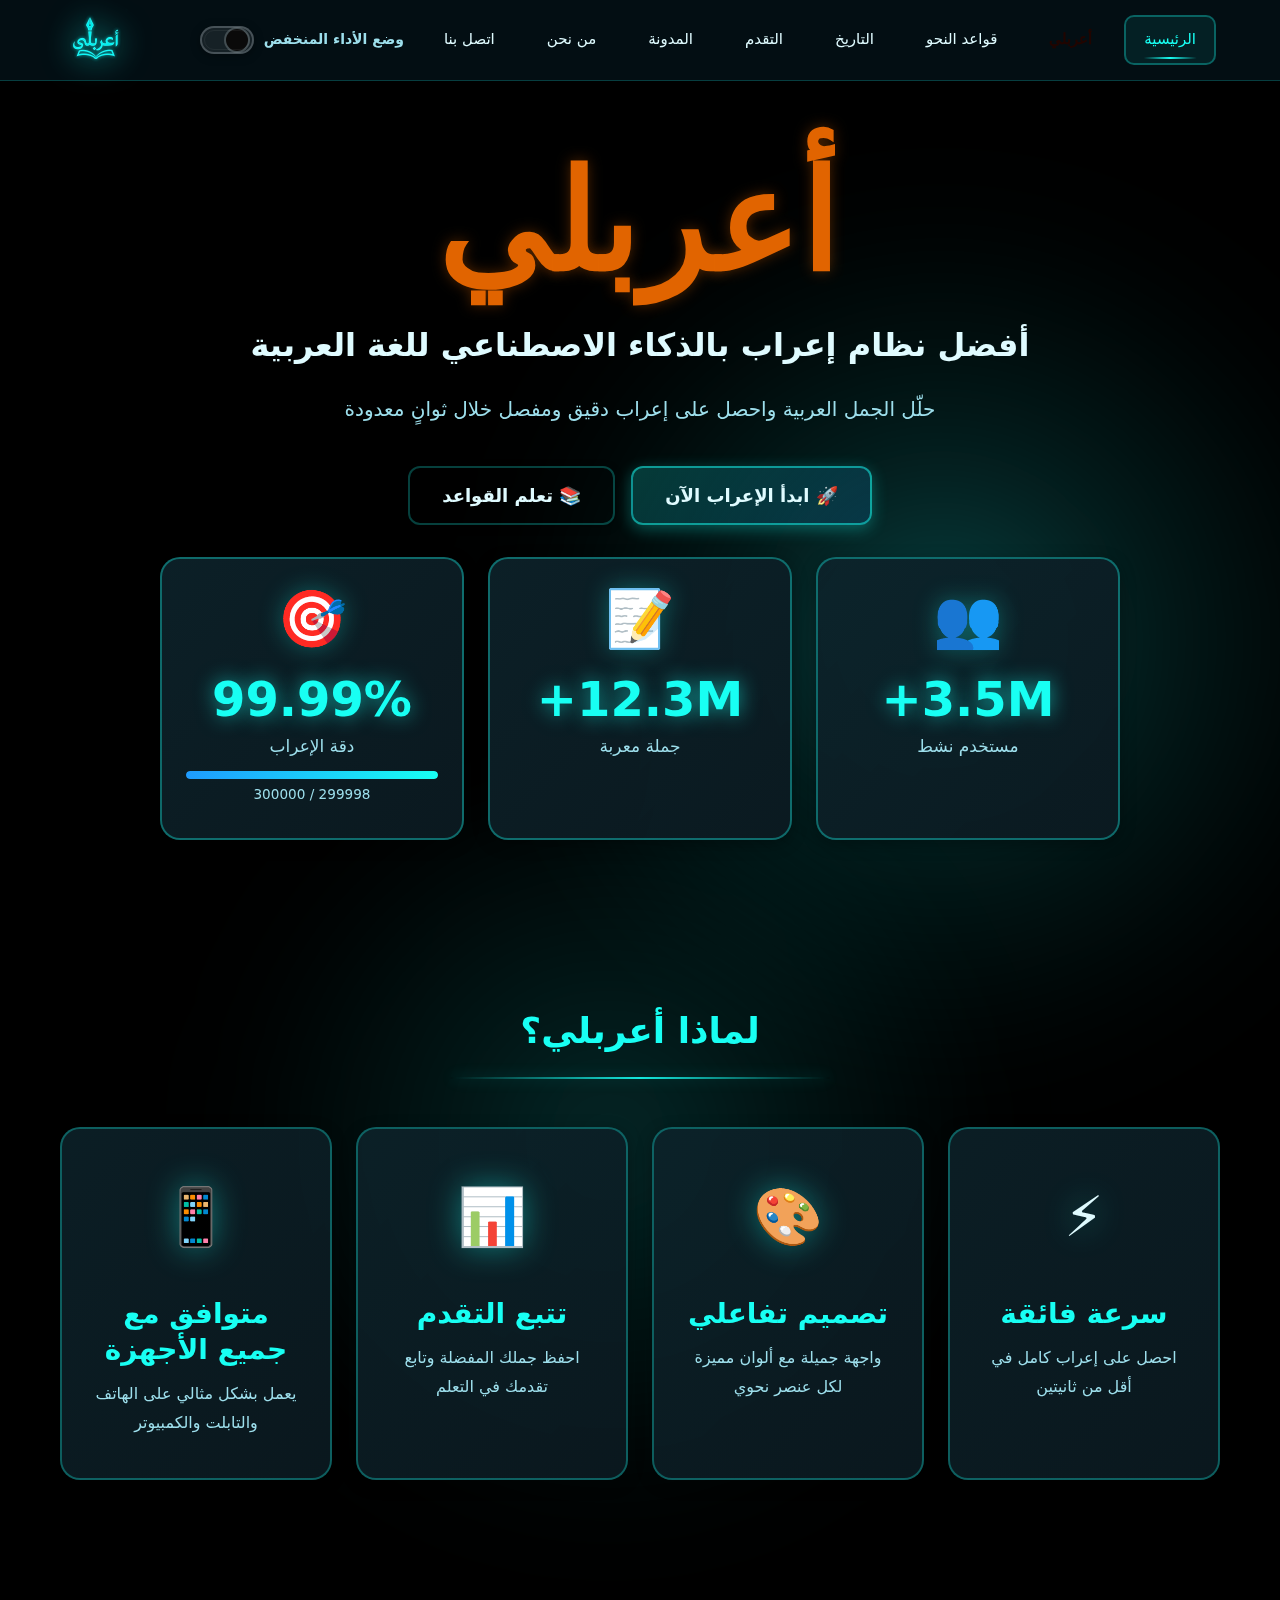
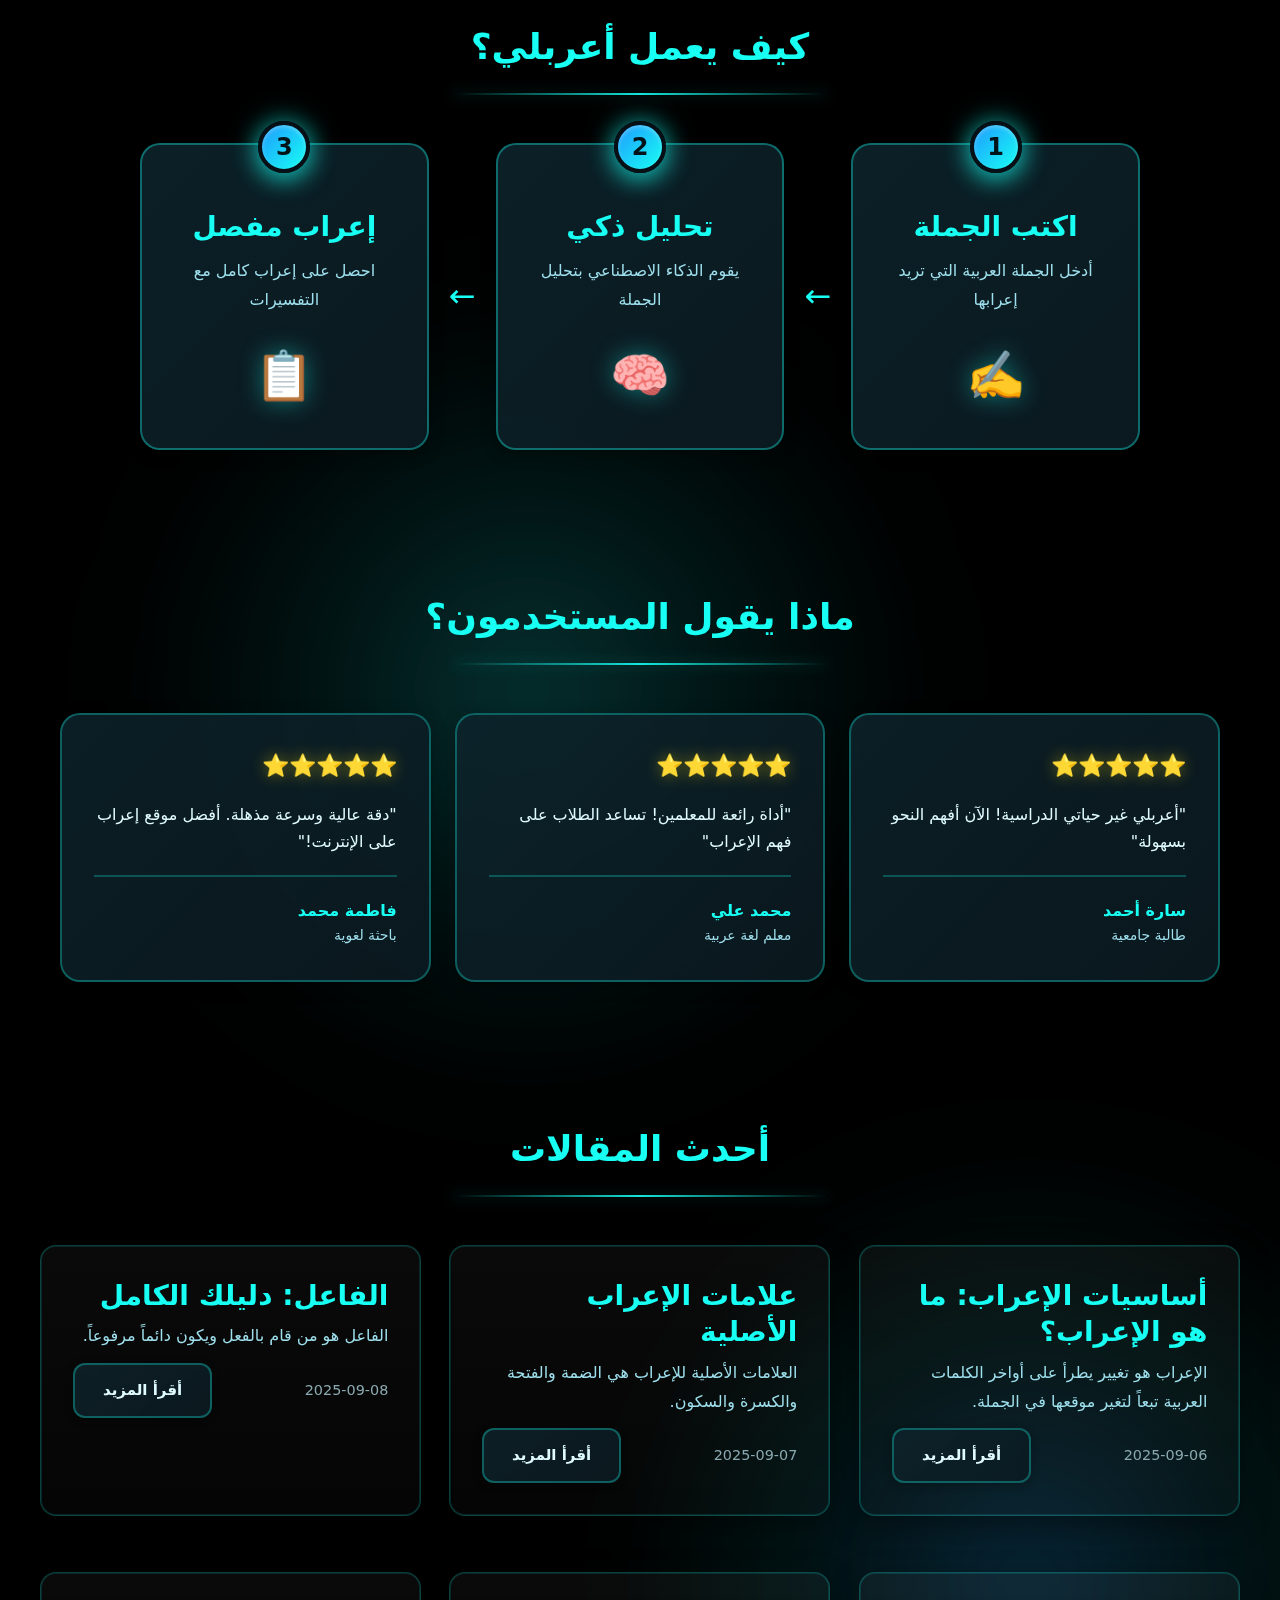
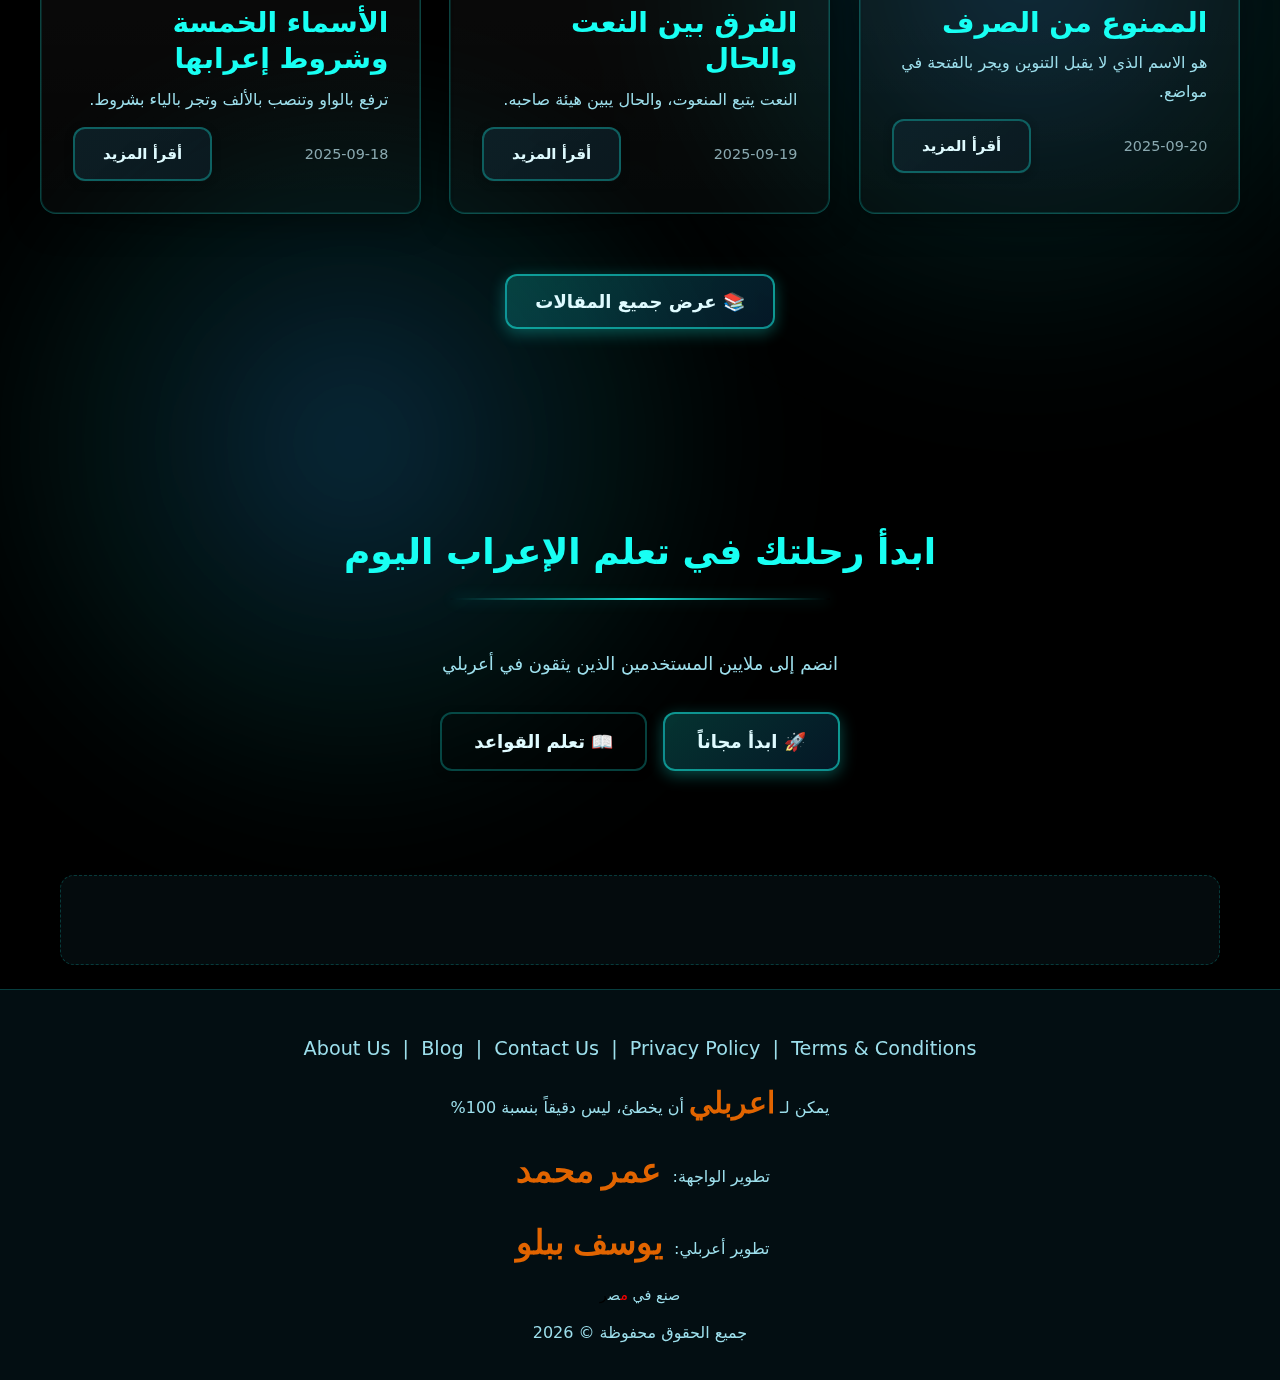
<file: index.html>
<!doctype html>
<html lang="ar" dir="rtl">
  <head>
    <title>أعربلي - أفضل نظام إعراب بالذكاء الاصطناعي للغة العربية</title>
    <meta charset="UTF-8" />
    <meta name="viewport" content="width=device-width, initial-scale=1.0" />
    <meta http-equiv="X-UA-Compatible" content="IE=edge" />
    <meta name="description" content="أعربلي - أفضل نظام إعراب بالذكاء الاصطناعي للغة العربية. حلّل الجمل العربية واحصل على إعراب دقيق ومفصل خلال ثوانٍ معدودة. أكثر من 3.5 مليون مستخدم نشط و12.3 مليون جملة معربة بدقة 99.99%." />
    <meta name="keywords" content="إعراب, نحو, قواعد اللغة العربية, تحليل نحوي, ذكاء اصطناعي, تعلم النحو, إعراب الجمل" />
    <meta name="author" content="يوسف ببلو" />
    <meta property="og:title" content="أعربلي - أفضل نظام إعراب بالذكاء الاصطناعي" />
    <meta property="og:description" content="حلّل الجمل العربية واحصل على إعراب دقيق ومفصل خلال ثوانٍ معدودة" />
    <meta property="og:type" content="website" />
    <meta name="twitter:card" content="summary_large_image" />
    <meta http-equiv="Content-Security-Policy" content="default-src 'self' 'unsafe-inline' 'unsafe-eval' https: data: blob:; img-src 'self' https: data: blob:; font-src 'self' https: data:;" />
    <link rel="icon" href="public/logo.png" />
    <link rel="manifest" href="public/manifest.json" />
    <link rel="preconnect" href="https://fonts.googleapis.com" />
    <link href="https://fonts.googleapis.com/css2?family=Aref+Ruqaa+Ink:wght@400;700&family=Cairo:wght@300;400;600;700&display=swap" rel="stylesheet" />
    <link rel="stylesheet" href="assets/styles.css" />
  </head>
  <body>
    <div class="app-root">
      <div class="bg-animated" aria-hidden="true">
        <div class="blob one"></div>
        <div class="blob two"></div>
        <div class="blob three"></div>
        <div class="blob four"></div>
        <div class="blob five"></div>
        <div class="particles" id="particles-container"></div>
      </div>
      <header class="site-header">
        <div class="container header-inner">
          <div class="nav-area">
            <button class="nav-toggle" aria-expanded="false" aria-label="فتح القائمة"><span></span><span></span><span></span></button>
            <nav class="site-nav" aria-label="التنقل الرئيسي">
              <button class="nav-back" aria-label="رجوع" title="رجوع">✕</button>
              <div class="mobile-nav-header">
                <h2 class="mobile-nav-title ruqaa ruqaa-invert">أعربلي</h2>
              </div>
              <ul>
                <li><a href="index.html" class="active">الرئيسية</a></li>
                <li><a href="tool.html"><span class="ruqaa ruqaa-invert no-glow">أعربلي</span></a></li>
                <li><a href="rules.html">قواعد النحو</a></li>
                <li><a href="history.html">التاريخ</a></li>
                <li><a href="progress.html">التقدم</a></li>
                <li><a href="blog.html">المدونة</a></li>
                <li><a href="about.html">من نحن</a></li>
                <li><a href="contact.html">اتصل بنا</a></li>
              </ul>
            </nav>
          </div>
          <a href="index.html" class="brand" aria-label="الانتقال إلى الرئيسية">
            <img src="public/logo.png" alt="شعار أعربلي - نظام الإعراب بالذكاء الاصطناعي" class="logo" />
          </a>
        </div>
      </header>
      <main class="content">
        <!-- Hero Section -->
        <section id="home" class="hero container">
          <h1 class="neon-title no-glow ruqaa ruqaa-invert ruqaa-blue" style="font-size:clamp(72px,12vw,140px);text-align:center;margin-bottom:24px;line-height:1.1;font-weight:700;letter-spacing:-2px">
            أعربلي
          </h1>
          <h2 style="text-align:center;font-size:clamp(22px,4.5vw,32px);margin:0 auto 24px;max-width:900px;font-weight:600;line-height:1.4">
            أفضل نظام إعراب بالذكاء الاصطناعي للغة العربية
          </h2>
          <p class="lead" style="font-size:clamp(17px,3vw,20px);margin-bottom:40px;line-height:1.7;max-width:800px;margin-left:auto;margin-right:auto">
            حلّل الجمل العربية واحصل على إعراب دقيق ومفصل خلال ثوانٍ معدودة
          </p>
         
          <div style="display:flex;justify-content:center;gap:16px;flex-wrap:wrap;margin-top:0;margin-bottom:32px">
            <a href="tool.html" class="button primary glow" style="font-size:18px;padding:14px 32px">
              🚀 ابدأ الإعراب الآن
            </a>
            <a href="rules.html" class="button ghost" style="font-size:18px;padding:14px 32px">
              📚 تعلم القواعد
            </a>
          </div>

          <!-- Statistics -->
          <div class="stats-grid" style="display:grid;grid-template-columns:repeat(3,1fr);gap:24px;margin:20px auto 40px;max-width:1000px;padding:0 20px">
            <div class="stat-card">
              <div class="stat-emoji">👥</div>
              <div class="stat-number">3.5M+</div>
              <div class="stat-label">مستخدم نشط</div>
            </div>
            <div class="stat-card">
              <div class="stat-emoji">📝</div>
              <div class="stat-number">12.3M+</div>
              <div class="stat-label">جملة معربة</div>
            </div>
            <div class="stat-card">
              <div class="stat-emoji">🎯</div>
              <div class="stat-number">99.99%</div>
              <div class="stat-label">دقة الإعراب</div>
              <div class="accuracy-bar">
                <div class="accuracy-fill" style="width:99.99%"></div>
              </div>
              <div style="font-size:0.85rem;color:var(--muted);margin-top:4px">299998 / 300000</div>
            </div>
          </div>

          
        </section>

        <!-- Why A3rbly Section -->
        <section class="section" style="padding:64px 0">
          <div class="container">
            <h2 style="text-align:center;font-size:clamp(28px,5vw,36px);margin-bottom:48px;color:var(--neon)">
              لماذا أعربلي؟
            </h2>
            <div class="grid grid-4" style="grid-template-columns:repeat(auto-fit,minmax(250px,1fr));gap:24px">
              <div class="feature-card">
                <div class="feature-icon">⚡</div>
                <h3 style="color:var(--neon);margin:16px 0 12px">سرعة فائقة</h3>
                <p style="color:var(--muted);margin:0">احصل على إعراب كامل في أقل من ثانيتين</p>
              </div>
              <div class="feature-card">
                <div class="feature-icon">🎨</div>
                <h3 style="color:var(--neon);margin:16px 0 12px">تصميم تفاعلي</h3>
                <p style="color:var(--muted);margin:0">واجهة جميلة مع ألوان مميزة لكل عنصر نحوي</p>
              </div>
              <div class="feature-card">
                <div class="feature-icon">📊</div>
                <h3 style="color:var(--neon);margin:16px 0 12px">تتبع التقدم</h3>
                <p style="color:var(--muted);margin:0">احفظ جملك المفضلة وتابع تقدمك في التعلم</p>
              </div>
              <div class="feature-card">
                <div class="feature-icon">📱</div>
                <h3 style="color:var(--neon);margin:16px 0 12px">متوافق مع جميع الأجهزة</h3>
                <p style="color:var(--muted);margin:0">يعمل بشكل مثالي على الهاتف والتابلت والكمبيوتر</p>
              </div>
            </div>
          </div>
        </section>

        <!-- How It Works Section -->
        <section class="section container">
          <h2 style="text-align:center;font-size:clamp(28px,5vw,36px);margin-bottom:48px;color:var(--neon)">
            كيف يعمل أعربلي؟
          </h2>
          <div class="steps-container" style="display:flex;justify-content:center;align-items:center;gap:20px;flex-wrap:wrap;max-width:1000px;margin:0 auto">
            <div class="step-card">
              <div class="step-number">1</div>
              <h3 style="color:var(--neon);margin:16px 0 12px">اكتب الجملة</h3>
              <p style="color:var(--muted);margin:0 0 12px">أدخل الجملة العربية التي تريد إعرابها</p>
              <div class="step-icon">✍️</div>
            </div>
            <div class="step-arrow">←</div>
            <div class="step-card">
              <div class="step-number">2</div>
              <h3 style="color:var(--neon);margin:16px 0 12px">تحليل ذكي</h3>
              <p style="color:var(--muted);margin:0 0 12px">يقوم الذكاء الاصطناعي بتحليل الجملة</p>
              <div class="step-icon">🧠</div>
            </div>
            <div class="step-arrow">←</div>
            <div class="step-card">
              <div class="step-number">3</div>
              <h3 style="color:var(--neon);margin:16px 0 12px">إعراب مفصل</h3>
              <p style="color:var(--muted);margin:0 0 12px">احصل على إعراب كامل مع التفسيرات</p>
              <div class="step-icon">📋</div>
            </div>
          </div>
        </section>

        <!-- Testimonials Section -->
        <section class="section" style="padding:64px 0">
          <div class="container">
            <h2 style="text-align:center;font-size:clamp(28px,5vw,36px);margin-bottom:48px;color:var(--neon)">
              ماذا يقول المستخدمون؟
            </h2>
            <div class="grid grid-3" style="grid-template-columns:repeat(auto-fit,minmax(280px,1fr));gap:24px">
              <div class="testimonial-card">
                <div class="testimonial-stars">⭐⭐⭐⭐⭐</div>
                <p style="margin:16px 0;font-size:16px;line-height:1.7">"أعربلي غير حياتي الدراسية! الآن أفهم النحو بسهولة"</p>
                <div class="testimonial-author">
                  <strong style="color:var(--neon)">سارة أحمد</strong>
                  <div style="color:var(--muted);font-size:14px">طالبة جامعية</div>
                </div>
              </div>
              <div class="testimonial-card">
                <div class="testimonial-stars">⭐⭐⭐⭐⭐</div>
                <p style="margin:16px 0;font-size:16px;line-height:1.7">"أداة رائعة للمعلمين! تساعد الطلاب على فهم الإعراب"</p>
                <div class="testimonial-author">
                  <strong style="color:var(--neon)">محمد علي</strong>
                  <div style="color:var(--muted);font-size:14px">معلم لغة عربية</div>
                </div>
              </div>
              <div class="testimonial-card">
                <div class="testimonial-stars">⭐⭐⭐⭐⭐</div>
                <p style="margin:16px 0;font-size:16px;line-height:1.7">"دقة عالية وسرعة مذهلة. أفضل موقع إعراب على الإنترنت!"</p>
                <div class="testimonial-author">
                  <strong style="color:var(--neon)">فاطمة محمد</strong>
                  <div style="color:var(--muted);font-size:14px">باحثة لغوية</div>
                </div>
              </div>
            </div>
          </div>
        </section>

        <!-- Latest Articles Section -->
        <section class="section container">
          <h2 style="text-align:center;font-size:clamp(28px,5vw,36px);margin-bottom:32px;color:var(--neon)">
            أحدث المقالات
          </h2>
          <div class="grid grid-3" id="home-posts" style="margin-bottom:32px"></div>
          <div style="text-align:center">
            <a href="blog.html" class="button primary" style="font-size:18px;padding:12px 28px">
              📚 عرض جميع المقالات
            </a>
          </div>
        </section>

        <!-- Final CTA Section -->
        <section class="section" style="padding:80px 0;margin-top:40px">
          <div class="container" style="text-align:center">
            <h2 style="font-size:clamp(28px,5vw,36px);margin-bottom:20px;color:var(--neon)">
              ابدأ رحلتك في تعلم الإعراب اليوم
            </h2>
            <p style="font-size:18px;color:var(--muted);margin-bottom:32px;max-width:600px;margin-left:auto;margin-right:auto">
              انضم إلى ملايين المستخدمين الذين يثقون في أعربلي
            </p>
            <div style="display:flex;justify-content:center;gap:16px;flex-wrap:wrap">
              <a href="tool.html" class="button primary glow" style="font-size:18px;padding:14px 32px">
                🚀 ابدأ مجاناً
              </a>
              <a href="rules.html" class="button ghost" style="font-size:18px;padding:14px 32px">
                📖 تعلم القواعد
              </a>
          </div>
          </div>
        </section>

        <div class="container">
          <div class="ad-placeholder">
            <ins class="adsbygoogle" style="display:block"
                 data-ad-client="ca-pub-2789303242179184"
                 data-ad-slot="9023456789"
                 data-ad-format="auto"
                 data-full-width-responsive="true"></ins>
          </div>
        </div>
      </main>
      <footer class="footer">
        <div class="container">
          <p style="margin:10px;color:var(--muted);font-size:1.2rem">
            <a href="about.html" style="color:var(--muted)">About Us</a> | <a href="blog.html" style="color:var(--muted)">Blog</a> | <a href="contact.html" style="color:var(--muted)">Contact Us</a> | <a href="privacy.html" style="color:var(--muted)">Privacy Policy</a> | <a href="terms.html" style="color:var(--muted)">Terms & Conditions</a>
          </p>
          <p style="margin:10px;color:var(--muted)">
            يمكن لـ <span class="neon-title no-glow ruqaa ruqaa-blue ruqaa-invert" style="font-size:clamp(20px,6vw,30px);color:var(--neon)">اعربلي</span> أن يخطئ، ليس دقيقاً بنسبة 100%
          </p>
          <p style="margin:10px;color:var(--muted)">
            تطوير الواجهة: <a class="neon-title no-glow ruqaa ruqaa-blue ruqaa-invert" href="https://www.linkedin.com/in/omar-mohammed-aa0007322" target="_blank" rel="noopener noreferrer" style="font-size:clamp(20px,6vw,34px); color:var(--neon)">عمر محمد</a>
          </p>
          <p style="margin:10px;color:var(--muted)">
            تطوير أعربلي: <a class="neon-title no-glow ruqaa ruqaa-blue ruqaa-invert" href="https://pplo.dev" target="_blank" rel="noopener noreferrer" style="font-size:clamp(20px,6vw,34px); color:var(--neon)">يوسف ببلو</a>
          </p>
          <p style="margin:10px;color:var(--muted);font-size:.9rem">صنع في <span style="color:red">م</span><span>ص</span><span style="color:black">ر</span></p>
          <p style="margin:0;color:var(--muted)">جميع الحقوق محفوظة © <span id="year"></span></p>
        </div>
      </footer>
    </div>
    
    <script src="assets/app.js"></script>
  </body>
  </html>
</file>
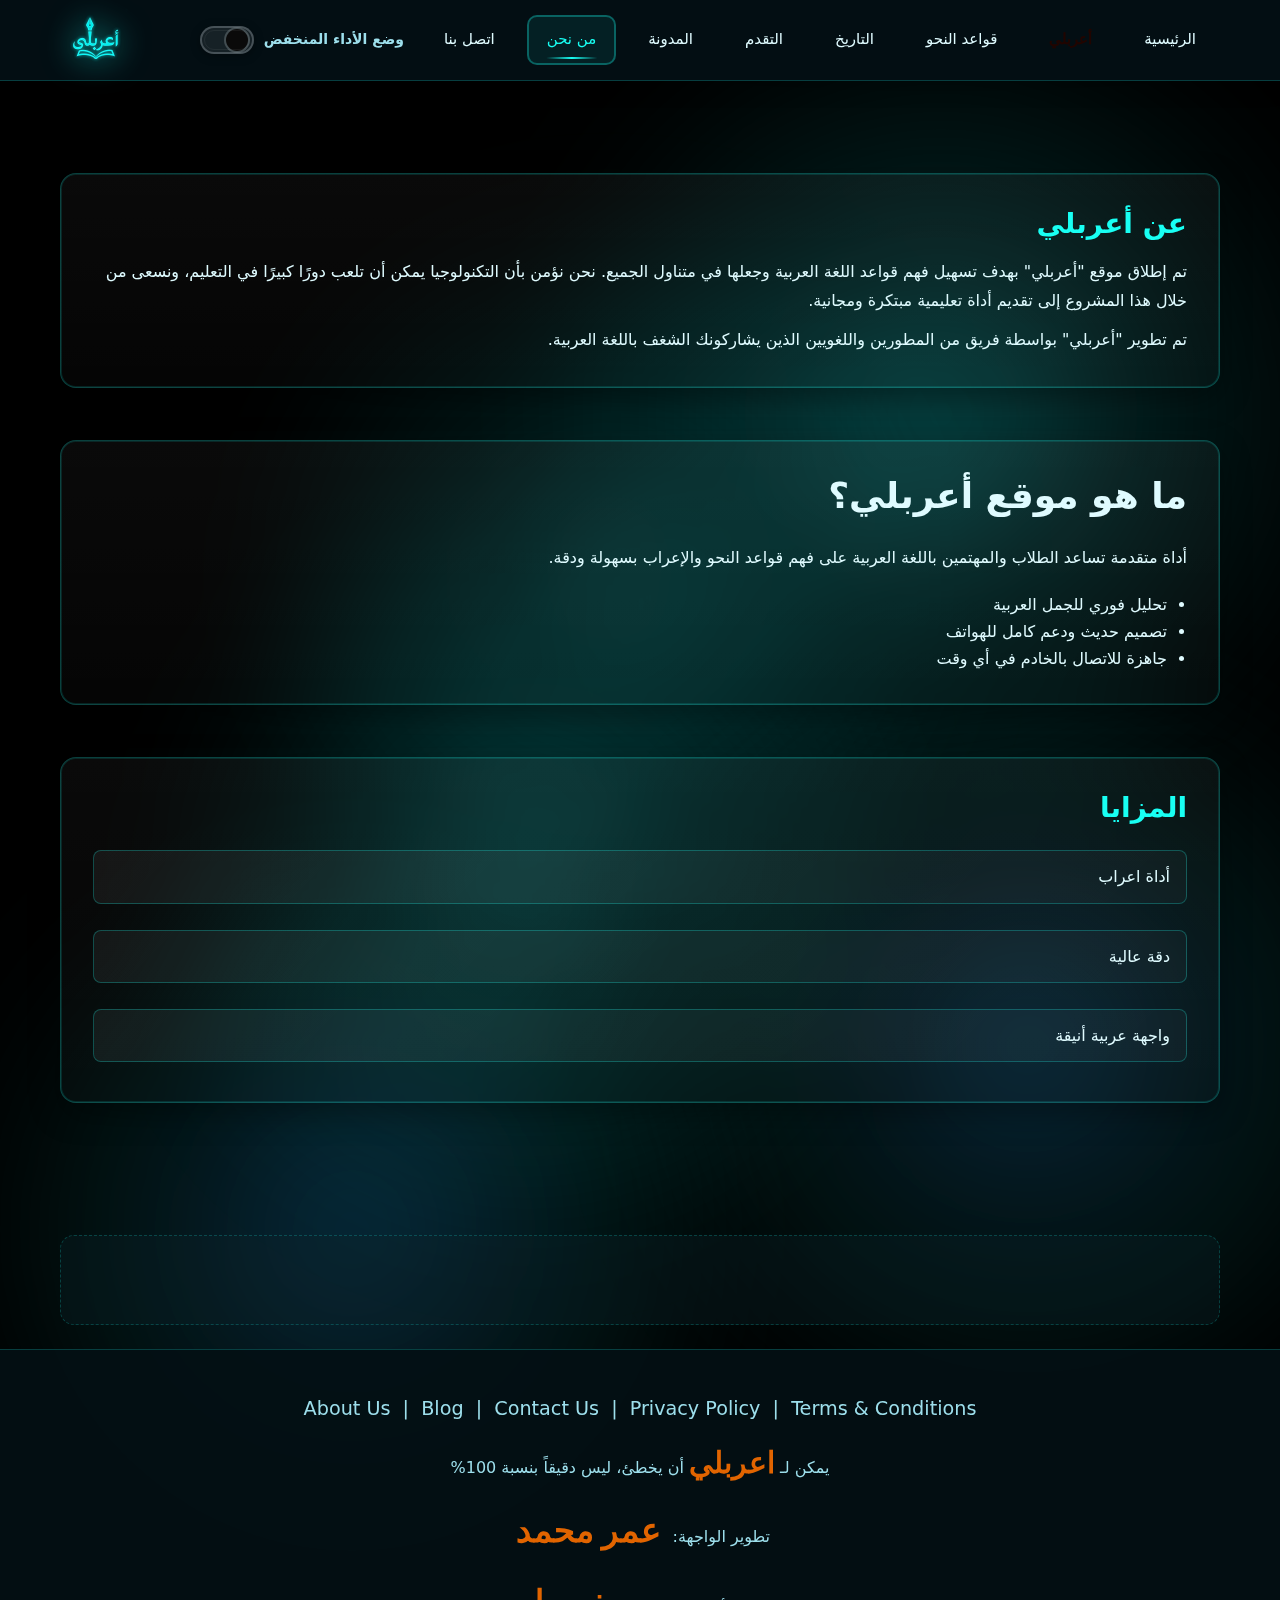
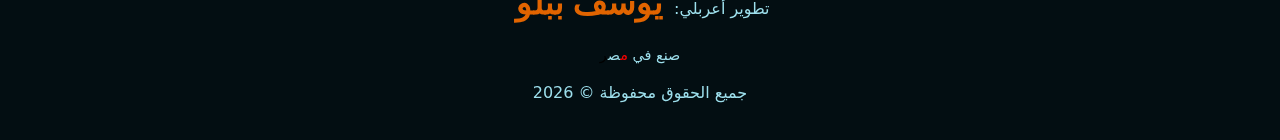
<file: about.html>
<!doctype html>
<html lang="ar" dir="rtl">
  <head>
    <title>عن أعربلي</title>
    <meta charset="UTF-8" />
    <meta name="viewport" content="width=device-width, initial-scale=1.0" />
    <meta http-equiv="Content-Security-Policy" content="default-src 'self' 'unsafe-inline' 'unsafe-eval' https: data: blob:; img-src 'self' https: data: blob:; font-src 'self' https: data:;" />
    <link rel="icon" href="public/logo.png" />
    <link rel="manifest" href="public/manifest.json" />
    <link rel="preconnect" href="https://fonts.googleapis.com" />
    <link href="https://fonts.googleapis.com/css2?family=Aref+Ruqaa+Ink:wght@400;700&family=Cairo:wght@300;400;600;700&display=swap" rel="stylesheet" />
    <link rel="stylesheet" href="assets/styles.css" />
  </head>
  <body>
    <div class="app-root">
      <div class="bg-animated" aria-hidden="true"><div class="blob one"></div><div class="blob two"></div><div class="blob three"></div><div class="blob four"></div><div class="blob five"></div><div class="particles" id="particles-container"></div></div>
      <header class="site-header">
        <div class="container header-inner">
          <div class="nav-area">
            <button class="nav-toggle" aria-expanded="false" aria-label="فتح القائمة"><span></span><span></span><span></span></button>
            <nav class="site-nav" aria-label="التنقل الرئيسي">
              <button class="nav-back" aria-label="رجوع" title="رجوع"></button>
              <ul>
                <li><a href="index.html">الرئيسية</a></li>
                <li><a href="tool.html"><span class="ruqaa ruqaa-invert no-glow">أعربلي</span></a></li>
                <li><a href="rules.html">قواعد النحو</a></li>
                <li><a href="history.html">التاريخ</a></li>
                <li><a href="progress.html">التقدم</a></li>
                <li><a href="blog.html">المدونة</a></li>
                <li><a href="about.html" class="active">من نحن</a></li>
                <li><a href="contact.html">اتصل بنا</a></li>
              </ul>
            </nav>
          </div>
          <a href="index.html" class="brand" aria-label="الانتقال إلى الرئيسية"><img src="public/logo.png" alt="شعار أعربلي" class="logo" /></a>
        </div>
      </header>
      <main class="content">
        <section id="about" class="section">
          <div class="container grid grid-2">
            <div class="card" style="grid-column:1 / -1">
              <h3>عن أعربلي</h3>
              <p style="margin:6px 0 0">تم إطلاق موقع "أعربلي" بهدف تسهيل فهم قواعد اللغة العربية وجعلها في متناول الجميع. نحن نؤمن بأن التكنولوجيا يمكن أن تلعب دورًا كبيرًا في التعليم، ونسعى من خلال هذا المشروع إلى تقديم أداة تعليمية مبتكرة ومجانية.</p>
              <p style="margin:10px 0 0">تم تطوير "أعربلي" بواسطة فريق من المطورين واللغويين الذين يشاركونك الشغف باللغة العربية.</p>
            </div>
            <div class="card" style="grid-column:1 / -1">
              <h2>ما هو موقع أعربلي؟</h2>
              <p>أداة متقدمة تساعد الطلاب والمهتمين باللغة العربية على فهم قواعد النحو والإعراب بسهولة ودقة.</p>
              <ul style="margin:8px 0 0;padding:0 20px">
                <li>تحليل فوري للجمل العربية</li>
                <li>تصميم حديث ودعم كامل للهواتف</li>
                <li>جاهزة للاتصال بالخادم في أي وقت</li>
              </ul>
            </div>
            <div class="card" style="grid-column:1 / -1">
              <h3>المزايا</h3>
              <div style="display:flex;gap:10px;flex-wrap:wrap;margin-top:10px">
                <span class="token">أداة اعراب</span>
                <span class="token">دقة عالية</span>
                <span class="token">واجهة عربية أنيقة</span>
              </div>
            </div>
          </div>
        </section>
      </main>
      <div class="container">
        <div class="ad-placeholder">
          <ins class="adsbygoogle" style="display:block"
               data-ad-client="ca-pub-2789303242179184"
               data-ad-slot="9023456789"
               data-ad-format="auto"
               data-full-width-responsive="true"></ins>
        </div>
      </div>
      <footer class="footer">
        <div class="container">
          <p style="margin:10px;color:var(--muted);font-size:1.2rem">
            <a href="about.html" style="color:var(--muted)">About Us</a> | <a href="blog.html" style="color:var(--muted)">Blog</a> | <a href="contact.html" style="color:var(--muted)">Contact Us</a> | <a href="privacy.html" style="color:var(--muted)">Privacy Policy</a> | <a href="terms.html" style="color:var(--muted)">Terms & Conditions</a>
          </p>
          <p style="margin:10px;color:var(--muted)">يمكن لـ <span class="neon-title no-glow ruqaa ruqaa-blue ruqaa-invert" style="font-size:clamp(20px,6vw,30px);color:var(--neon)">اعربلي</span> أن يخطئ، ليس دقيقاً بنسبة 100%</p>
          <p style="margin:10px;color:var(--muted)">تطوير الواجهة: <a class="neon-title no-glow ruqaa ruqaa-blue ruqaa-invert" href="https://www.linkedin.com/in/omar-mohammed-aa0007322" target="_blank" rel="noopener noreferrer" style="font-size:clamp(20px,6vw,34px); color:var(--neon)">عمر محمد</a></p>
          <p style="margin:10px;color:var(--muted)">تطوير أعربلي: <a class="neon-title no-glow ruqaa ruqaa-blue ruqaa-invert" href="https://pplo.dev" target="_blank" rel="noopener noreferrer" style="font-size:clamp(20px,6vw,34px); color:var(--neon)">يوسف ببلو</a></p>
          <p style="margin:10px;color:var(--muted);font-size:.9rem">صنع في <span style="color:red">م</span><span>ص</span><span style="color:black">ر</span></p>
          <p style="margin:0;color:var(--muted)">جميع الحقوق محفوظة © <span id="year"></span></p>
        </div>
      </footer>
    </div>
    
    <script src="assets/app.js"></script>
  </body>
  </html>
</file>
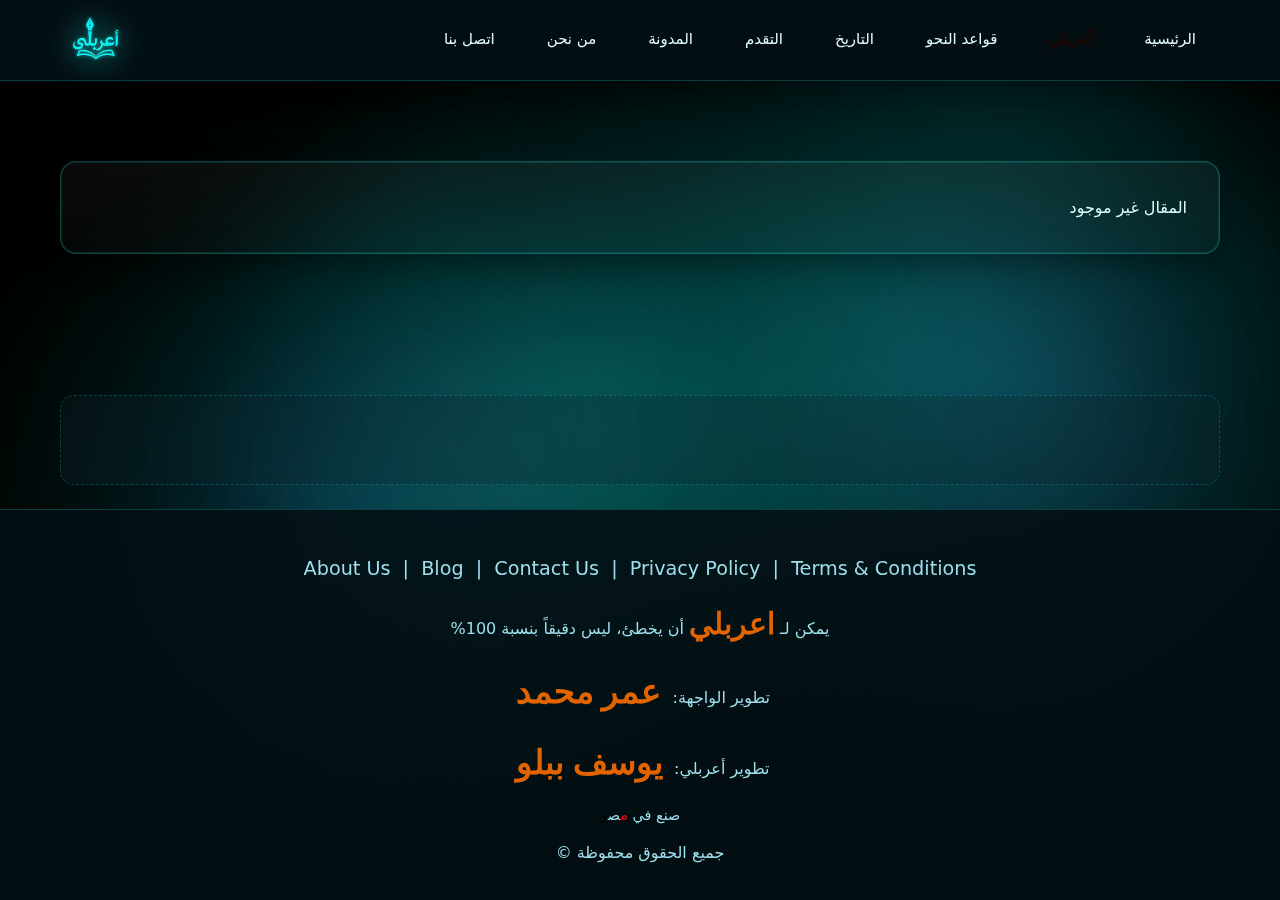
<file: blog-post.html>
<!doctype html>
<html lang="ar" dir="rtl">
  <head>
    <title>مقال - أعربلي</title>
    <meta charset="UTF-8" />
    <meta name="viewport" content="width=device-width, initial-scale=1.0" />
    <meta http-equiv="Content-Security-Policy" content="default-src 'self' 'unsafe-inline' 'unsafe-eval' https: data: blob:; img-src 'self' https: data: blob:; font-src 'self' https: data:;" />
    <link rel="icon" href="public/logo.png" />
    <link rel="manifest" href="public/manifest.json" />
    <link rel="preconnect" href="https://fonts.googleapis.com" />
    <link href="https://fonts.googleapis.com/css2?family=Aref+Ruqaa+Ink:wght@400;700&family=Cairo:wght@300;400;600;700&display=swap" rel="stylesheet" />
    <link rel="stylesheet" href="assets/styles.css" />
  </head>
  <body>
    <div class="app-root">
      <div class="bg-animated" aria-hidden="true"><div class="blob one"></div><div class="blob two"></div><div class="blob three"></div><div class="blob four"></div><div class="blob five"></div><div class="particles" id="particles-container"></div></div>
      <header class="site-header">
        <div class="container header-inner">
          <div class="nav-area">
            <button class="nav-toggle" aria-expanded="false" aria-label="فتح القائمة"><span></span><span></span><span></span></button>
            <nav class="site-nav" aria-label="التنقل الرئيسي">
              <button class="nav-back" aria-label="رجوع" title="رجوع"></button>
              <ul>
                <li><a href="index.html">الرئيسية</a></li>
                <li><a href="tool.html"><span class="ruqaa ruqaa-invert no-glow">أعربلي</span></a></li>
                <li><a href="rules.html">قواعد النحو</a></li>
                <li><a href="history.html">التاريخ</a></li>
                <li><a href="progress.html">التقدم</a></li>
                <li><a href="blog.html">المدونة</a></li>
                <li><a href="about.html">من نحن</a></li>
                <li><a href="contact.html">اتصل بنا</a></li>
              </ul>
            </nav>
          </div>
          <a href="index.html" class="brand" aria-label="الانتقال إلى الرئيسية"><img src="public/logo.png" alt="شعار أعربلي" class="logo" /></a>
        </div>
      </header>
      <main class="content">
        <section id="blog-post" class="section">
          <div class="container">
            <div id="blog-post-container"></div>
          </div>
        </section>
      </main>
      <div class="container">
        <div class="ad-placeholder">
          <ins class="adsbygoogle" style="display:block"
               data-ad-client="ca-pub-2789303242179184"
               data-ad-slot="9023456789"
               data-ad-format="auto"
               data-full-width-responsive="true"></ins>
        </div>
      </div>
      <footer class="footer">
        <div class="container">
          <p style="margin:10px;color:var(--muted);font-size:1.2rem">
            <a href="about.html" style="color:var(--muted)">About Us</a> | <a href="blog.html" style="color:var(--muted)">Blog</a> | <a href="contact.html" style="color:var(--muted)">Contact Us</a> | <a href="privacy.html" style="color:var(--muted)">Privacy Policy</a> | <a href="terms.html" style="color:var(--muted)">Terms & Conditions</a>
          </p>
          <p style="margin:10px;color:var(--muted)">يمكن لـ <span class="neon-title no-glow ruqaa ruqaa-blue ruqaa-invert" style="font-size:clamp(20px,6vw,30px);color:var(--neon)">اعربلي</span> أن يخطئ، ليس دقيقاً بنسبة 100%</p>
          <p style="margin:10px;color:var(--muted)">تطوير الواجهة: <a class="neon-title no-glow ruqaa ruqaa-blue ruqaa-invert" href="https://www.linkedin.com/in/omar-mohammed-aa0007322" target="_blank" rel="noopener noreferrer" style="font-size:clamp(20px,6vw,34px); color:var(--neon)">عمر محمد</a></p>
          <p style="margin:10px;color:var(--muted)">تطوير أعربلي: <a class="neon-title no-glow ruqaa ruqaa-blue ruqaa-invert" href="https://pplo.dev" target="_blank" rel="noopener noreferrer" style="font-size:clamp(20px,6vw,34px); color:var(--neon)">يوسف ببلو</a></p>
          <p style="margin:10px;color:var(--muted);font-size:.9rem">صنع في <span style="color:red">م</span><span>ص</span><span style="color:black">ر</span></p>
          <p style="margin:0;color:var(--muted)">جميع الحقوق محفوظة © <span id="year"></span></p>
        </div>
      </footer>
    </div>
    
    <script src="assets/app.js"></script>
  </body>
  </html>
</file>
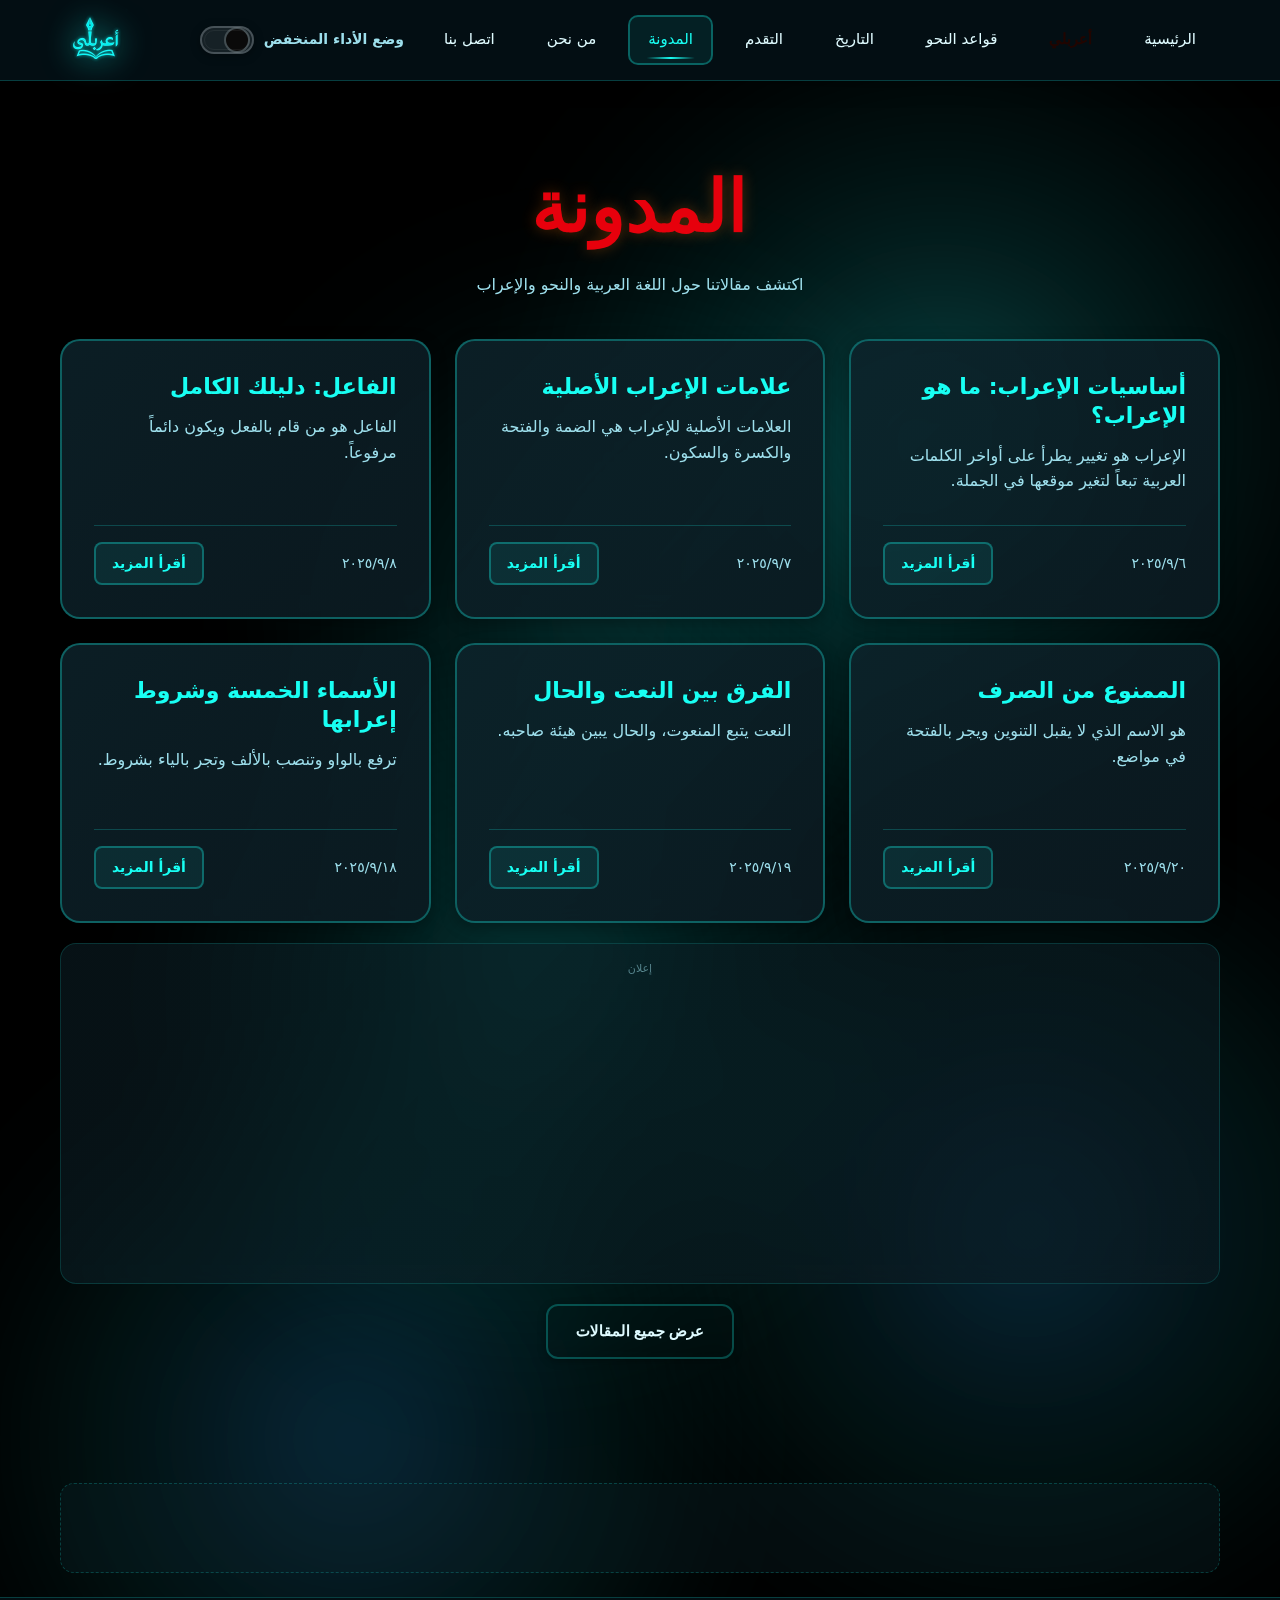
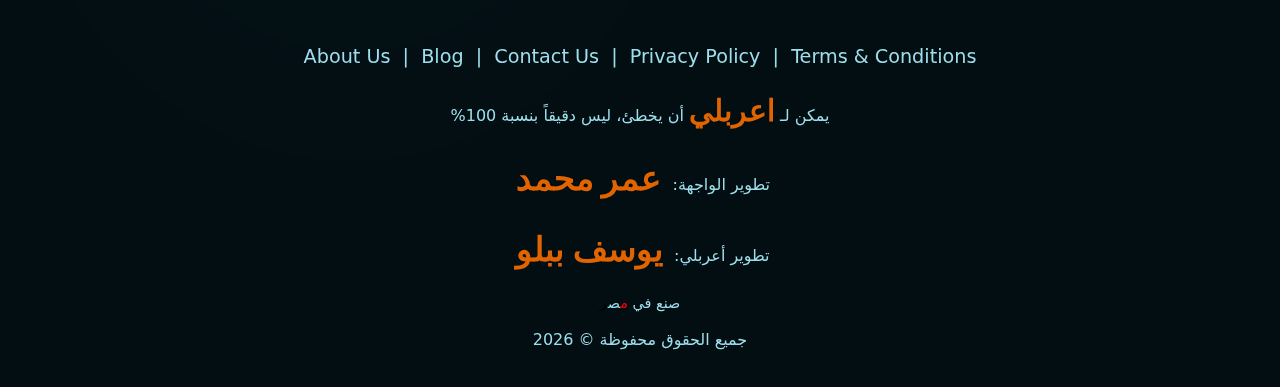
<file: blog.html>
<!doctype html>
<html lang="ar" dir="rtl">
  <head>
    <title>المدونة</title>
    <meta charset="UTF-8" />
    <meta name="viewport" content="width=device-width, initial-scale=1.0" />
    <meta http-equiv="Content-Security-Policy" content="default-src 'self' 'unsafe-inline' 'unsafe-eval' https: data: blob:; img-src 'self' https: data: blob:; font-src 'self' https: data:;" />
    <link rel="icon" href="public/logo.png" />
    <link rel="manifest" href="public/manifest.json" />
    <link rel="preconnect" href="https://fonts.googleapis.com" />
    <link href="https://fonts.googleapis.com/css2?family=Aref+Ruqaa+Ink:wght@400;700&family=Cairo:wght@300;400;600;700&display=swap" rel="stylesheet" />
    <link rel="stylesheet" href="assets/styles.css" />
  </head>
  <body>
    <div class="app-root">
      <div class="bg-animated" aria-hidden="true"><div class="blob one"></div><div class="blob two"></div><div class="blob three"></div><div class="blob four"></div><div class="blob five"></div><div class="particles" id="particles-container"></div></div>
      <header class="site-header">
        <div class="container header-inner">
          <div class="nav-area">
            <button class="nav-toggle" aria-expanded="false" aria-label="فتح القائمة"><span></span><span></span><span></span></button>
            <nav class="site-nav" aria-label="التنقل الرئيسي">
              <button class="nav-back" aria-label="رجوع" title="رجوع"></button>
              <ul>
                <li><a href="index.html">الرئيسية</a></li>
                <li><a href="tool.html"><span class="ruqaa ruqaa-invert no-glow">أعربلي</span></a></li>
                <li><a href="rules.html">قواعد النحو</a></li>
                <li><a href="history.html">التاريخ</a></li>
                <li><a href="progress.html">التقدم</a></li>
                <li><a href="blog.html" class="active">المدونة</a></li>
                <li><a href="about.html">من نحن</a></li>
                <li><a href="contact.html">اتصل بنا</a></li>
              </ul>
            </nav>
          </div>
          <a href="index.html" class="brand" aria-label="الانتقال إلى الرئيسية"><img src="public/logo.png" alt="شعار أعربلي" class="logo" /></a>
        </div>
      </header>
      <main class="content">
        <section id="blog" class="section">
          <div class="container">
            <h1 class="neon-title ruqaa" style="text-align:center;margin-bottom:16px;font-size:clamp(48px,8vw,72px)">المدونة</h1>
            <p class="lead" style="text-align:center;margin-bottom:40px;max-width:700px;margin-left:auto;margin-right:auto">
              اكتشف مقالاتنا حول اللغة العربية والنحو والإعراب
            </p>
            <div class="grid grid-3" id="blog-grid" style="transition:grid-template-rows .4s ease;gap:24px;margin-bottom:20px"></div>
            <div class="adsense-container content-ad" style="margin:20px 0">
              <ins class="adsbygoogle"
                   style="display:block"
                   data-ad-client="ca-pub-2789303242179184"
                   data-ad-slot="9023456789"
                   data-ad-format="auto"
                   data-full-width-responsive="true"></ins>
            </div>
            <div style="display:flex;justify-content:center;margin:20px 0">
              <button id="blog-toggle" class="button ghost">عرض جميع المقالات</button>
            </div>
          </div>
        </section>
      </main>
      <div class="container">
        <div class="ad-placeholder">
          <ins class="adsbygoogle" style="display:block"
               data-ad-client="ca-pub-2789303242179184"
               data-ad-slot="9023456789"
               data-ad-format="auto"
               data-full-width-responsive="true"></ins>
        </div>
      </div>
      <footer class="footer">
        <div class="container">
          <p style="margin:10px;color:var(--muted);font-size:1.2rem">
            <a href="about.html" style="color:var(--muted)">About Us</a> | <a href="blog.html" style="color:var(--muted)">Blog</a> | <a href="contact.html" style="color:var(--muted)">Contact Us</a> | <a href="privacy.html" style="color:var(--muted)">Privacy Policy</a> | <a href="terms.html" style="color:var(--muted)">Terms & Conditions</a>
          </p>
          <p style="margin:10px;color:var(--muted)">يمكن لـ <span class="neon-title no-glow ruqaa ruqaa-blue ruqaa-invert" style="font-size:clamp(20px,6vw,30px);color:var(--neon)">اعربلي</span> أن يخطئ، ليس دقيقاً بنسبة 100%</p>
          <p style="margin:10px;color:var(--muted)">تطوير الواجهة: <a class="neon-title no-glow ruqaa ruqaa-blue ruqaa-invert" href="https://www.linkedin.com/in/omar-mohammed-aa0007322" target="_blank" rel="noopener noreferrer" style="font-size:clamp(20px,6vw,34px); color:var(--neon)">عمر محمد</a></p>
          <p style="margin:10px;color:var(--muted)">تطوير أعربلي: <a class="neon-title no-glow ruqaa ruqaa-blue ruqaa-invert" href="https://pplo.dev" target="_blank" rel="noopener noreferrer" style="font-size:clamp(20px,6vw,34px); color:var(--neon)">يوسف ببلو</a></p>
          <p style="margin:10px;color:var(--muted);font-size:.9rem">صنع في <span style="color:red">م</span><span>ص</span><span style="color:black">ر</span></p>
          <p style="margin:0;color:var(--muted)">جميع الحقوق محفوظة © <span id="year"></span></p>
        </div>
      </footer>
    </div>
    
    <script src="assets/app.js"></script>
  </body>
  </html>
</file>
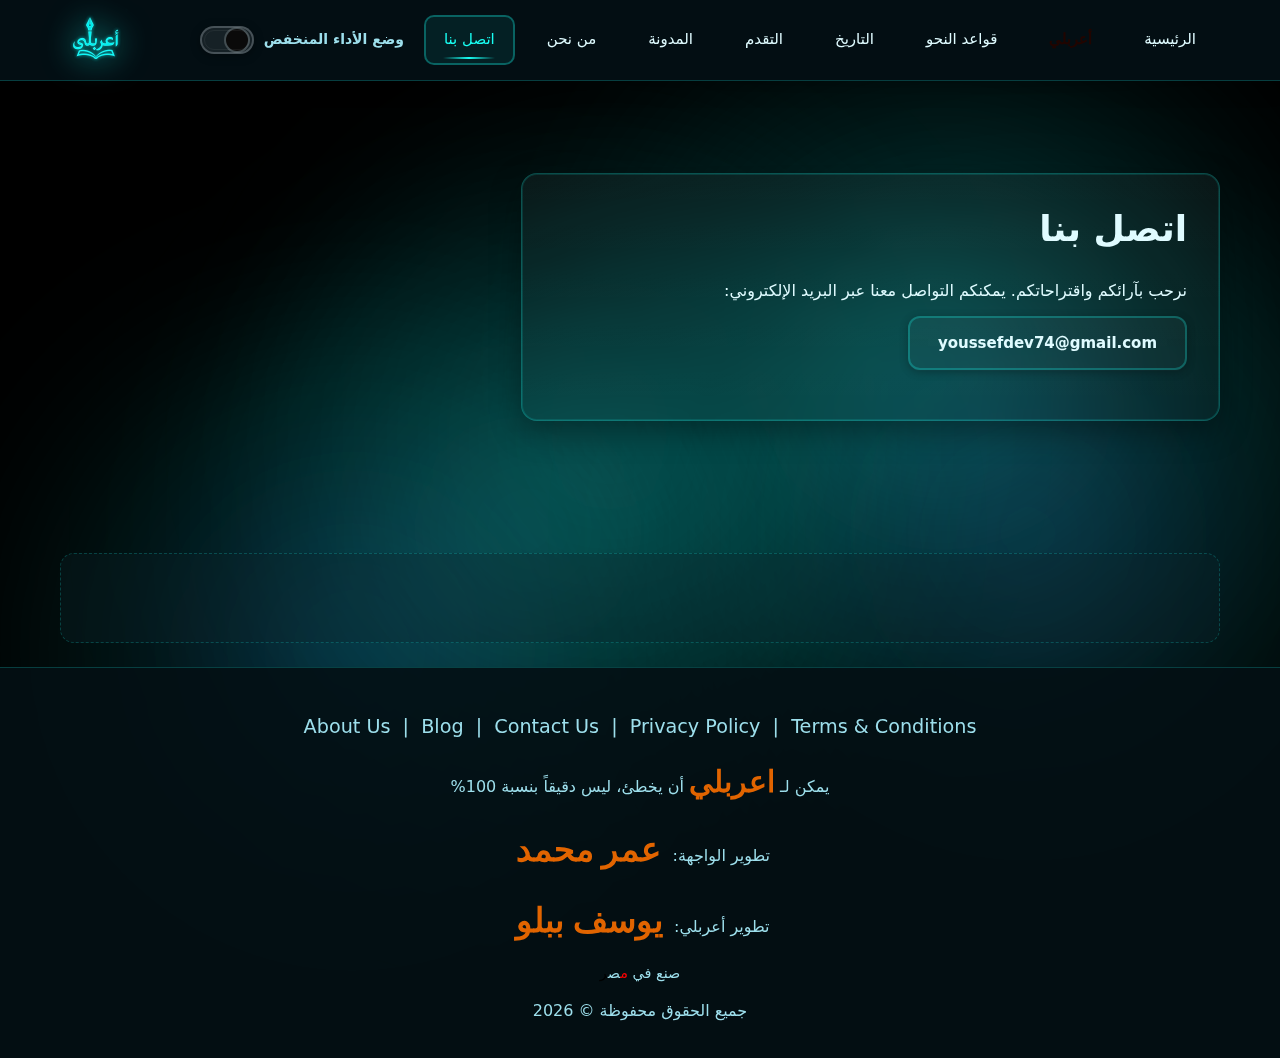
<file: contact.html>
<!doctype html>
<html lang="ar" dir="rtl">
  <head>
    <title>اتصل بنا</title>
    <meta charset="UTF-8" />
    <meta name="viewport" content="width=device-width, initial-scale=1.0" />
    <meta http-equiv="Content-Security-Policy" content="default-src 'self' 'unsafe-inline' 'unsafe-eval' https: data: blob:; img-src 'self' https: data: blob:; font-src 'self' https: data:;" />
    <link rel="icon" href="public/logo.png" />
    <link rel="manifest" href="public/manifest.json" />
    <link rel="preconnect" href="https://fonts.googleapis.com" />
    <link href="https://fonts.googleapis.com/css2?family=Aref+Ruqaa+Ink:wght@400;700&family=Cairo:wght@300;400;600;700&display=swap" rel="stylesheet" />
    <link rel="stylesheet" href="assets/styles.css" />
  </head>
  <body>
    <div class="app-root">
      <div class="bg-animated" aria-hidden="true"><div class="blob one"></div><div class="blob two"></div><div class="blob three"></div><div class="blob four"></div><div class="blob five"></div><div class="particles" id="particles-container"></div></div>
      <header class="site-header">
        <div class="container header-inner">
          <div class="nav-area">
            <button class="nav-toggle" aria-expanded="false" aria-label="فتح القائمة"><span></span><span></span><span></span></button>
            <nav class="site-nav" aria-label="التنقل الرئيسي">
              <button class="nav-back" aria-label="رجوع" title="رجوع"></button>
              <ul>
                <li><a href="index.html">الرئيسية</a></li>
                <li><a href="tool.html"><span class="ruqaa ruqaa-invert no-glow">أعربلي</span></a></li>
                <li><a href="rules.html">قواعد النحو</a></li>
                <li><a href="history.html">التاريخ</a></li>
                <li><a href="progress.html">التقدم</a></li>
                <li><a href="blog.html">المدونة</a></li>
                <li><a href="about.html">من نحن</a></li>
                <li><a href="contact.html" class="active">اتصل بنا</a></li>
              </ul>
            </nav>
          </div>
          <a href="index.html" class="brand" aria-label="الانتقال إلى الرئيسية"><img src="public/logo.png" alt="شعار أعربلي" class="logo" /></a>
        </div>
      </header>
      <main class="content">
        <section id="contact" class="section">
          <div class="container grid grid-2">
            <div class="card">
              <h2>اتصل بنا</h2>
              <p style="margin:0 0 10px">نرحب بآرائكم واقتراحاتكم. يمكنكم التواصل معنا عبر البريد الإلكتروني:</p>
              <p style="font-size:1.05rem"><a href="mailto:youssefdev74@gmail.com" class="button ghost">youssefdev74@gmail.com</a></p>
            </div>
          </div>
        </section>
      </main>
      <div class="container">
        <div class="ad-placeholder">
          <ins class="adsbygoogle" style="display:block"
               data-ad-client="ca-pub-2789303242179184"
               data-ad-slot="9023456789"
               data-ad-format="auto"
               data-full-width-responsive="true"></ins>
        </div>
      </div>
      <footer class="footer">
        <div class="container">
          <p style="margin:10px;color:var(--muted);font-size:1.2rem">
            <a href="about.html" style="color:var(--muted)">About Us</a> | <a href="blog.html" style="color:var(--muted)">Blog</a> | <a href="contact.html" style="color:var(--muted)">Contact Us</a> | <a href="privacy.html" style="color:var(--muted)">Privacy Policy</a> | <a href="terms.html" style="color:var(--muted)">Terms & Conditions</a>
          </p>
          <p style="margin:10px;color:var(--muted)">يمكن لـ <span class="neon-title no-glow ruqaa ruqaa-blue ruqaa-invert" style="font-size:clamp(20px,6vw,30px);color:var(--neon)">اعربلي</span> أن يخطئ، ليس دقيقاً بنسبة 100%</p>
          <p style="margin:10px;color:var(--muted)">تطوير الواجهة: <a class="neon-title no-glow ruqaa ruqaa-blue ruqaa-invert" href="https://www.linkedin.com/in/omar-mohammed-aa0007322" target="_blank" rel="noopener noreferrer" style="font-size:clamp(20px,6vw,34px); color:var(--neon)">عمر محمد</a></p>
          <p style="margin:10px;color:var(--muted)">تطوير أعربلي: <a class="neon-title no-glow ruqaa ruqaa-blue ruqaa-invert" href="https://pplo.dev" target="_blank" rel="noopener noreferrer" style="font-size:clamp(20px,6vw,34px); color:var(--neon)">يوسف ببلو</a></p>
          <p style="margin:10px;color:var(--muted);font-size:.9rem">صنع في <span style="color:red">م</span><span>ص</span><span style="color:black">ر</span></p>
          <p style="margin:0;color:var(--muted)">جميع الحقوق محفوظة © <span id="year"></span></p>
        </div>
      </footer>
    </div>
    
    <script src="assets/app.js"></script>
  </body>
  </html>
</file>
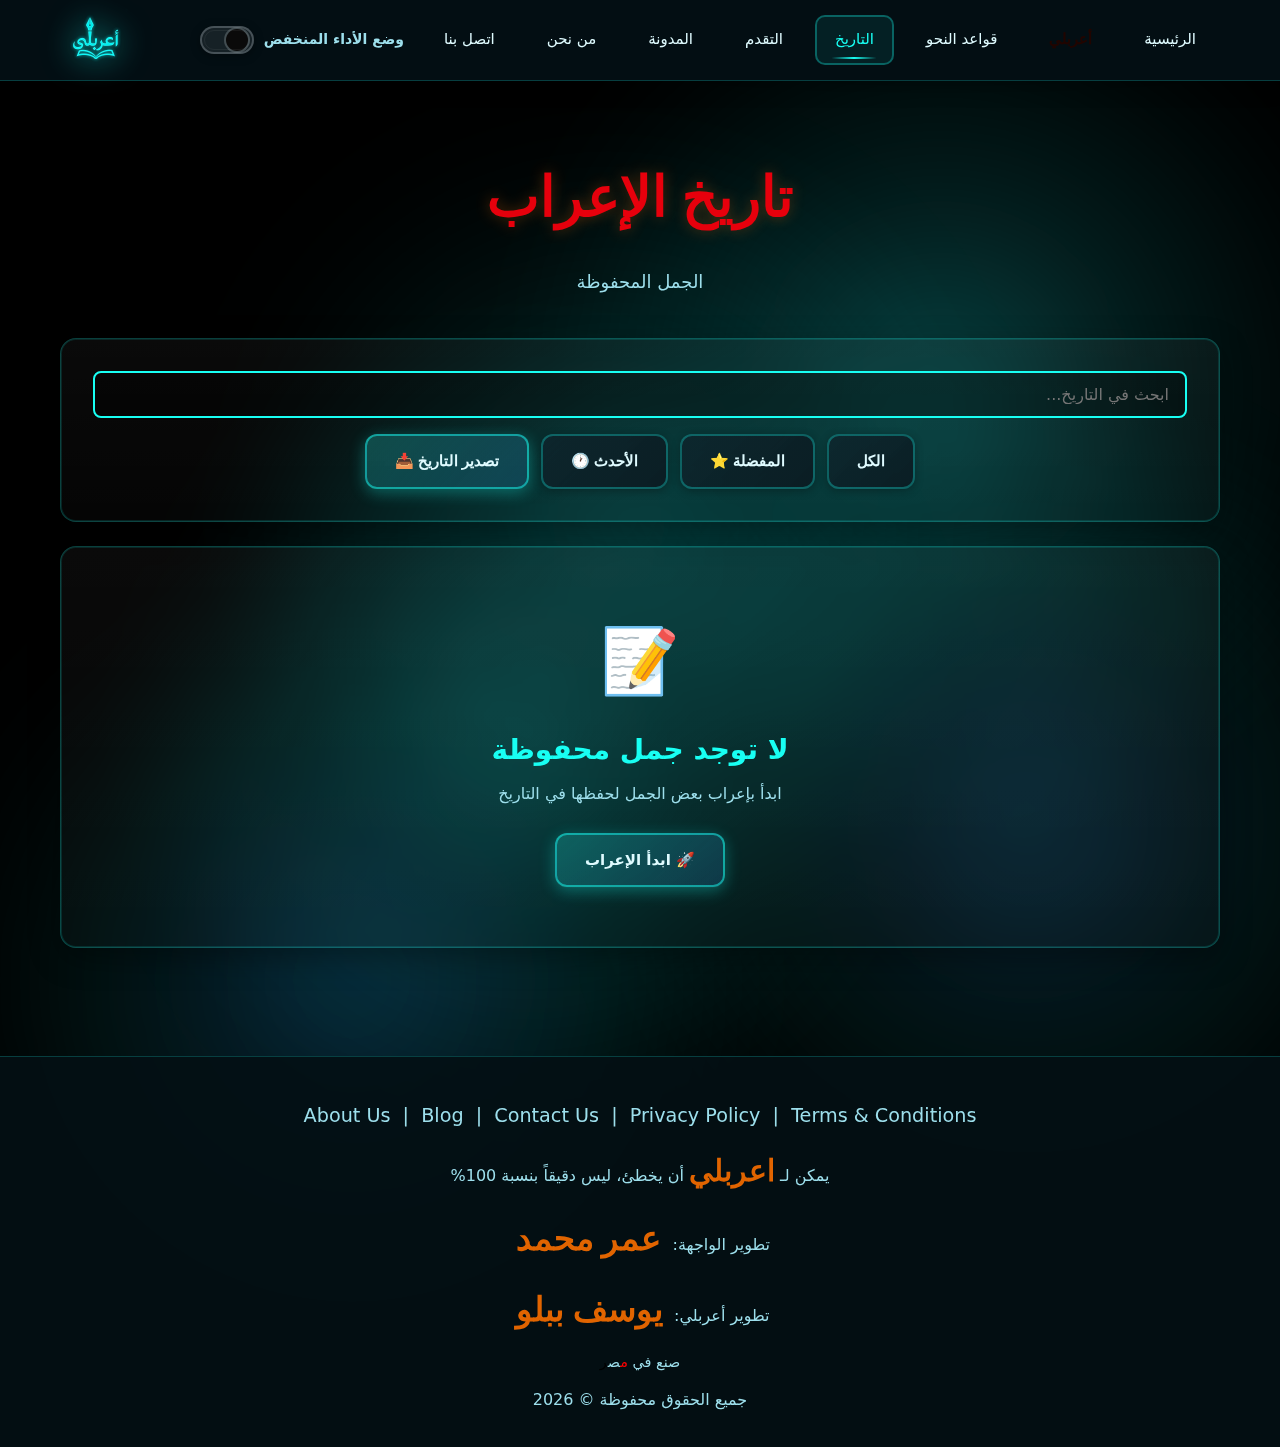
<file: history.html>
<!doctype html>
<html lang="ar" dir="rtl">
  <head>
    <title>التاريخ</title>
    <meta charset="UTF-8" />
    <meta name="viewport" content="width=device-width, initial-scale=1.0" />
    <meta http-equiv="Content-Security-Policy" content="default-src 'self' 'unsafe-inline' 'unsafe-eval' https: data: blob:; img-src 'self' https: data: blob:; font-src 'self' https: data:;" />
    <link rel="icon" href="public/logo.png" />
    <link rel="manifest" href="public/manifest.json" />
    <link rel="preconnect" href="https://fonts.googleapis.com" />
    <link href="https://fonts.googleapis.com/css2?family=Aref+Ruqaa+Ink:wght@400;700&family=Cairo:wght@300;400;600;700&display=swap" rel="stylesheet" />
    <link rel="stylesheet" href="assets/styles.css" />
  </head>
  <body>
    <div class="app-root">
      <div class="bg-animated" aria-hidden="true"><div class="blob one"></div><div class="blob two"></div><div class="blob three"></div><div class="blob four"></div><div class="blob five"></div><div class="particles" id="particles-container"></div></div>
      <header class="site-header">
        <div class="container header-inner">
          <div class="nav-area">
            <button class="nav-toggle" aria-expanded="false" aria-label="فتح القائمة"><span></span><span></span><span></span></button>
            <nav class="site-nav" aria-label="التنقل الرئيسي">
              <button class="nav-back" aria-label="رجوع" title="رجوع"></button>
              <ul>
                <li><a href="index.html">الرئيسية</a></li>
                <li><a href="tool.html"><span class="ruqaa ruqaa-invert no-glow">أعربلي</span></a></li>
                <li><a href="rules.html">قواعد النحو</a></li>
                <li><a href="history.html" class="active">التاريخ</a></li>
                <li><a href="progress.html">التقدم</a></li>
                <li><a href="blog.html">المدونة</a></li>
                <li><a href="about.html">من نحن</a></li>
                <li><a href="contact.html">اتصل بنا</a></li>
              </ul>
            </nav>
          </div>
          <a href="index.html" class="brand" aria-label="الانتقال إلى الرئيسية"><img src="public/logo.png" alt="شعار أعربلي" class="logo" /></a>
        </div>
      </header>
      <main class="content">
        <section id="history" class="section">
          <div class="container">
            <h1 class="neon-title ruqaa" style="text-align:center;margin-bottom:32px;font-size:clamp(36px,6vw,56px)">تاريخ الإعراب</h1>
            <p class="lead" style="text-align:center;margin-bottom:40px;font-size:clamp(16px,3vw,18px);color:var(--muted)">الجمل المحفوظة</p>

            <div class="card" style="margin-bottom:24px">
              <div style="margin-bottom:16px">
                <input 
                  type="text" 
                  id="history-search" 
                  placeholder="ابحث في التاريخ..." 
                  style="width:100%;padding:12px 16px;border:2px solid var(--neon);border-radius:8px;background:rgba(0,0,0,0.3);color:var(--text);font-size:16px;font-family:inherit"
                />
              </div>
              <div style="display:flex;gap:12px;flex-wrap:wrap;align-items:center;justify-content:center">
                <button class="button active" data-filter="all">الكل</button>
                <button class="button" data-filter="fav">المفضلة ⭐</button>
                <button class="button" data-filter="recent">الأحدث 🕐</button>
                <button id="export-history" class="button primary">تصدير التاريخ 📥</button>
              </div>
            </div>

            <div class="grid grid-3" id="history-grid" style="margin-bottom:32px"></div>

            <div id="history-empty" class="card" style="display:none;text-align:center;padding:60px 20px">
              <div style="font-size:64px;margin-bottom:16px">📝</div>
              <h3 style="color:var(--neon);margin-bottom:12px;font-size:clamp(20px,4vw,28px)">لا توجد جمل محفوظة</h3>
              <p style="color:var(--muted);margin-bottom:24px;font-size:clamp(14px,3vw,16px)">ابدأ بإعراب بعض الجمل لحفظها في التاريخ</p>
              <div style="margin-top:24px"><a href="tool.html" class="button primary glow">🚀 ابدأ الإعراب</a></div>
            </div>
          </div>
        </section>
      </main>
      <footer class="footer">
        <div class="container">
          <p style="margin:10px;color:var(--muted);font-size:1.2rem">
            <a href="about.html" style="color:var(--muted)">About Us</a> | <a href="blog.html" style="color:var(--muted)">Blog</a> | <a href="contact.html" style="color:var(--muted)">Contact Us</a> | <a href="privacy.html" style="color:var(--muted)">Privacy Policy</a> | <a href="terms.html" style="color:var(--muted)">Terms & Conditions</a>
          </p>
          <p style="margin:10px;color:var(--muted)">يمكن لـ <span class="neon-title no-glow ruqaa ruqaa-blue ruqaa-invert" style="font-size:clamp(20px,6vw,30px);color:var(--neon)">اعربلي</span> أن يخطئ، ليس دقيقاً بنسبة 100%</p>
          <p style="margin:10px;color:var(--muted)">تطوير الواجهة: <a class="neon-title no-glow ruqaa ruqaa-blue ruqaa-invert" href="https://www.linkedin.com/in/omar-mohammed-aa0007322" target="_blank" rel="noopener noreferrer" style="font-size:clamp(20px,6vw,34px); color:var(--neon)">عمر محمد</a></p>
          <p style="margin:10px;color:var(--muted)">تطوير أعربلي: <a class="neon-title no-glow ruqaa ruqaa-blue ruqaa-invert" href="https://pplo.dev" target="_blank" rel="noopener noreferrer" style="font-size:clamp(20px,6vw,34px); color:var(--neon)">يوسف ببلو</a></p>
          <p style="margin:10px;color:var(--muted);font-size:.9rem">صنع في <span style="color:red">م</span><span>ص</span><span style="color:black">ر</span></p>
          <p style="margin:0;color:var(--muted)">جميع الحقوق محفوظة © <span id="year"></span></p>
        </div>
      </footer>
    </div>
    
    <script src="assets/app.js"></script>
  </body>
  </html>
</file>
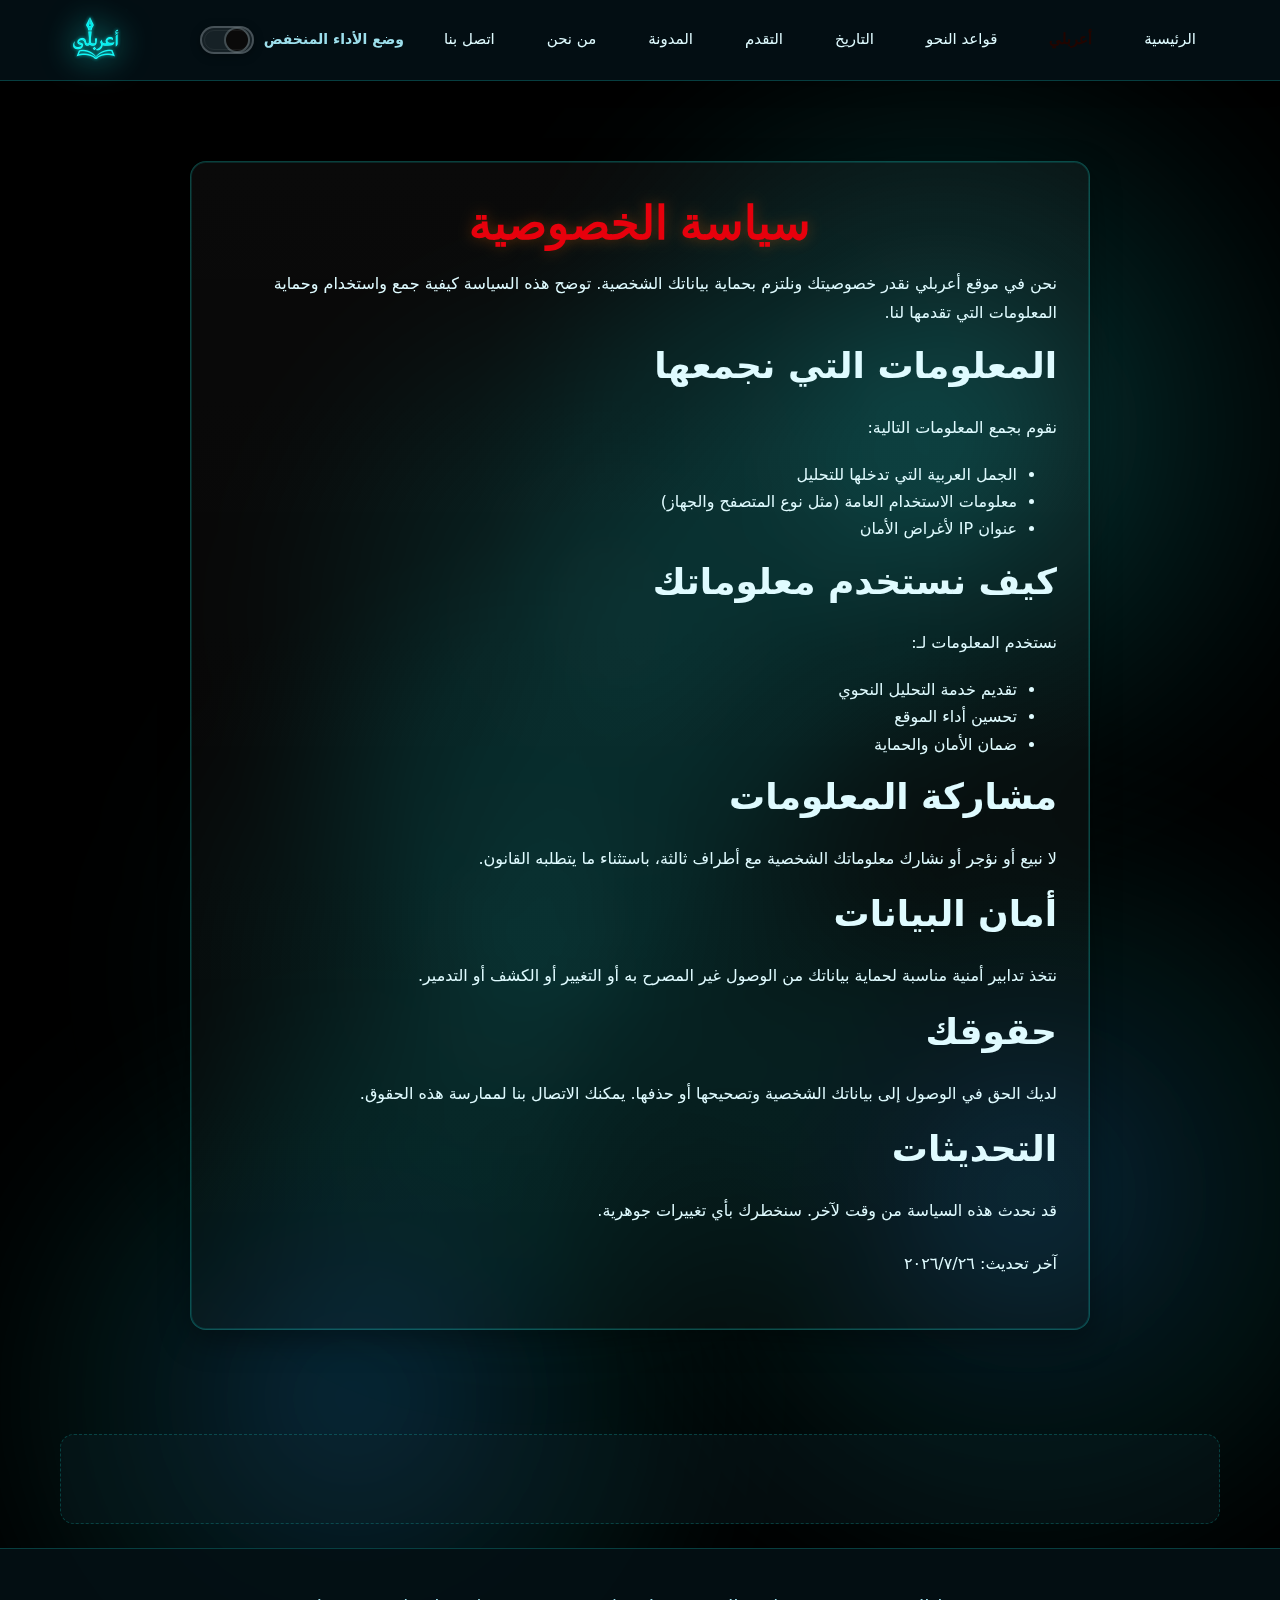
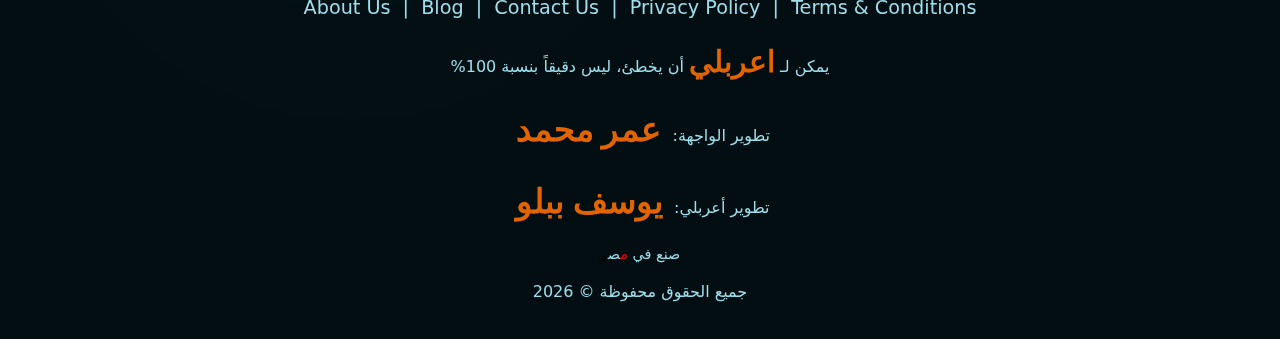
<file: privacy.html>
<!doctype html>
<html lang="ar" dir="rtl">
  <head>
    <title>سياسة الخصوصية</title>
    <meta charset="UTF-8" />
    <meta name="viewport" content="width=device-width, initial-scale=1.0" />
    <meta http-equiv="Content-Security-Policy" content="default-src 'self' 'unsafe-inline' 'unsafe-eval' https: data: blob:; img-src 'self' https: data: blob:; font-src 'self' https: data:;" />
    <link rel="icon" href="public/logo.png" />
    <link rel="manifest" href="public/manifest.json" />
    <link rel="preconnect" href="https://fonts.googleapis.com" />
    <link href="https://fonts.googleapis.com/css2?family=Aref+Ruqaa+Ink:wght@400;700&family=Cairo:wght@300;400;600;700&display=swap" rel="stylesheet" />
    <link rel="stylesheet" href="assets/styles.css" />
  </head>
  <body>
    <div class="app-root">
      <div class="bg-animated" aria-hidden="true"><div class="blob one"></div><div class="blob two"></div><div class="blob three"></div><div class="blob four"></div><div class="blob five"></div><div class="particles" id="particles-container"></div></div>
      <header class="site-header">
        <div class="container header-inner">
          <div class="nav-area">
            <button class="nav-toggle" aria-expanded="false" aria-label="فتح القائمة"><span></span><span></span><span></span></button>
            <nav class="site-nav" aria-label="التنقل الرئيسي">
              <button class="nav-back" aria-label="رجوع" title="رجوع"></button>
              <ul>
                <li><a href="index.html">الرئيسية</a></li>
                <li><a href="tool.html"><span class="ruqaa ruqaa-invert no-glow">أعربلي</span></a></li>
                <li><a href="rules.html">قواعد النحو</a></li>
                <li><a href="history.html">التاريخ</a></li>
                <li><a href="progress.html">التقدم</a></li>
                <li><a href="blog.html">المدونة</a></li>
                <li><a href="about.html">من نحن</a></li>
                <li><a href="contact.html">اتصل بنا</a></li>
              </ul>
            </nav>
          </div>
          <a href="index.html" class="brand" aria-label="الانتقال إلى الرئيسية"><img src="public/logo.png" alt="شعار أعربلي" class="logo" /></a>
        </div>
      </header>
      <main class="content">
        <section id="privacy" class="section">
          <div class="container">
            <div class="card" style="max-width:900px;margin:0 auto">
              <h1>سياسة الخصوصية</h1>
              <p style="margin:16px 0">نحن في موقع أعربلي نقدر خصوصيتك ونلتزم بحماية بياناتك الشخصية. توضح هذه السياسة كيفية جمع واستخدام وحماية المعلومات التي تقدمها لنا.</p>
              <h2>المعلومات التي نجمعها</h2>
              <p>نقوم بجمع المعلومات التالية:</p>
              <ul>
                <li>الجمل العربية التي تدخلها للتحليل</li>
                <li>معلومات الاستخدام العامة (مثل نوع المتصفح والجهاز)</li>
                <li>عنوان IP لأغراض الأمان</li>
              </ul>
              <h2>كيف نستخدم معلوماتك</h2>
              <p>نستخدم المعلومات لـ:</p>
              <ul>
                <li>تقديم خدمة التحليل النحوي</li>
                <li>تحسين أداء الموقع</li>
                <li>ضمان الأمان والحماية</li>
              </ul>
              <h2>مشاركة المعلومات</h2>
              <p>لا نبيع أو نؤجر أو نشارك معلوماتك الشخصية مع أطراف ثالثة، باستثناء ما يتطلبه القانون.</p>
              <h2>أمان البيانات</h2>
              <p>نتخذ تدابير أمنية مناسبة لحماية بياناتك من الوصول غير المصرح به أو التغيير أو الكشف أو التدمير.</p>
              <h2>حقوقك</h2>
              <p>لديك الحق في الوصول إلى بياناتك الشخصية وتصحيحها أو حذفها. يمكنك الاتصال بنا لممارسة هذه الحقوق.</p>
              <h2>التحديثات</h2>
              <p>قد نحدث هذه السياسة من وقت لآخر. سنخطرك بأي تغييرات جوهرية.</p>
              <p style="margin-top:24px">آخر تحديث: <span class="last-updated"></span></p>
            </div>
          </div>
        </section>
      </main>
      <div class="container">
        <div class="ad-placeholder">
          <ins class="adsbygoogle" style="display:block"
               data-ad-client="ca-pub-2789303242179184"
               data-ad-slot="9023456789"
               data-ad-format="auto"
               data-full-width-responsive="true"></ins>
        </div>
      </div>
      <footer class="footer">
        <div class="container">
          <p style="margin:10px;color:var(--muted);font-size:1.2rem">
            <a href="about.html" style="color:var(--muted)">About Us</a> | <a href="blog.html" style="color:var(--muted)">Blog</a> | <a href="contact.html" style="color:var(--muted)">Contact Us</a> | <a href="privacy.html" style="color:var(--muted)">Privacy Policy</a> | <a href="terms.html" style="color:var(--muted)">Terms & Conditions</a>
          </p>
          <p style="margin:10px;color:var(--muted)">يمكن لـ <span class="neon-title no-glow ruqaa ruqaa-blue ruqaa-invert" style="font-size:clamp(20px,6vw,30px);color:var(--neon)">اعربلي</span> أن يخطئ، ليس دقيقاً بنسبة 100%</p>
          <p style="margin:10px;color:var(--muted)">تطوير الواجهة: <a class="neon-title no-glow ruqaa ruqaa-blue ruqaa-invert" href="https://www.linkedin.com/in/omar-mohammed-aa0007322" target="_blank" rel="noopener noreferrer" style="font-size:clamp(20px,6vw,34px); color:var(--neon)">عمر محمد</a></p>
          <p style="margin:10px;color:var(--muted)">تطوير أعربلي: <a class="neon-title no-glow ruqaa ruqaa-blue ruqaa-invert" href="https://pplo.dev" target="_blank" rel="noopener noreferrer" style="font-size:clamp(20px,6vw,34px); color:var(--neon)">يوسف ببلو</a></p>
          <p style="margin:10px;color:var(--muted);font-size:.9rem">صنع في <span style="color:red">م</span><span>ص</span><span style="color:black">ر</span></p>
          <p style="margin:0;color:var(--muted)">جميع الحقوق محفوظة © <span id="year"></span></p>
        </div>
      </footer>
    </div>
    
    <script src="assets/app.js"></script>
  </body>
  </html>
</file>
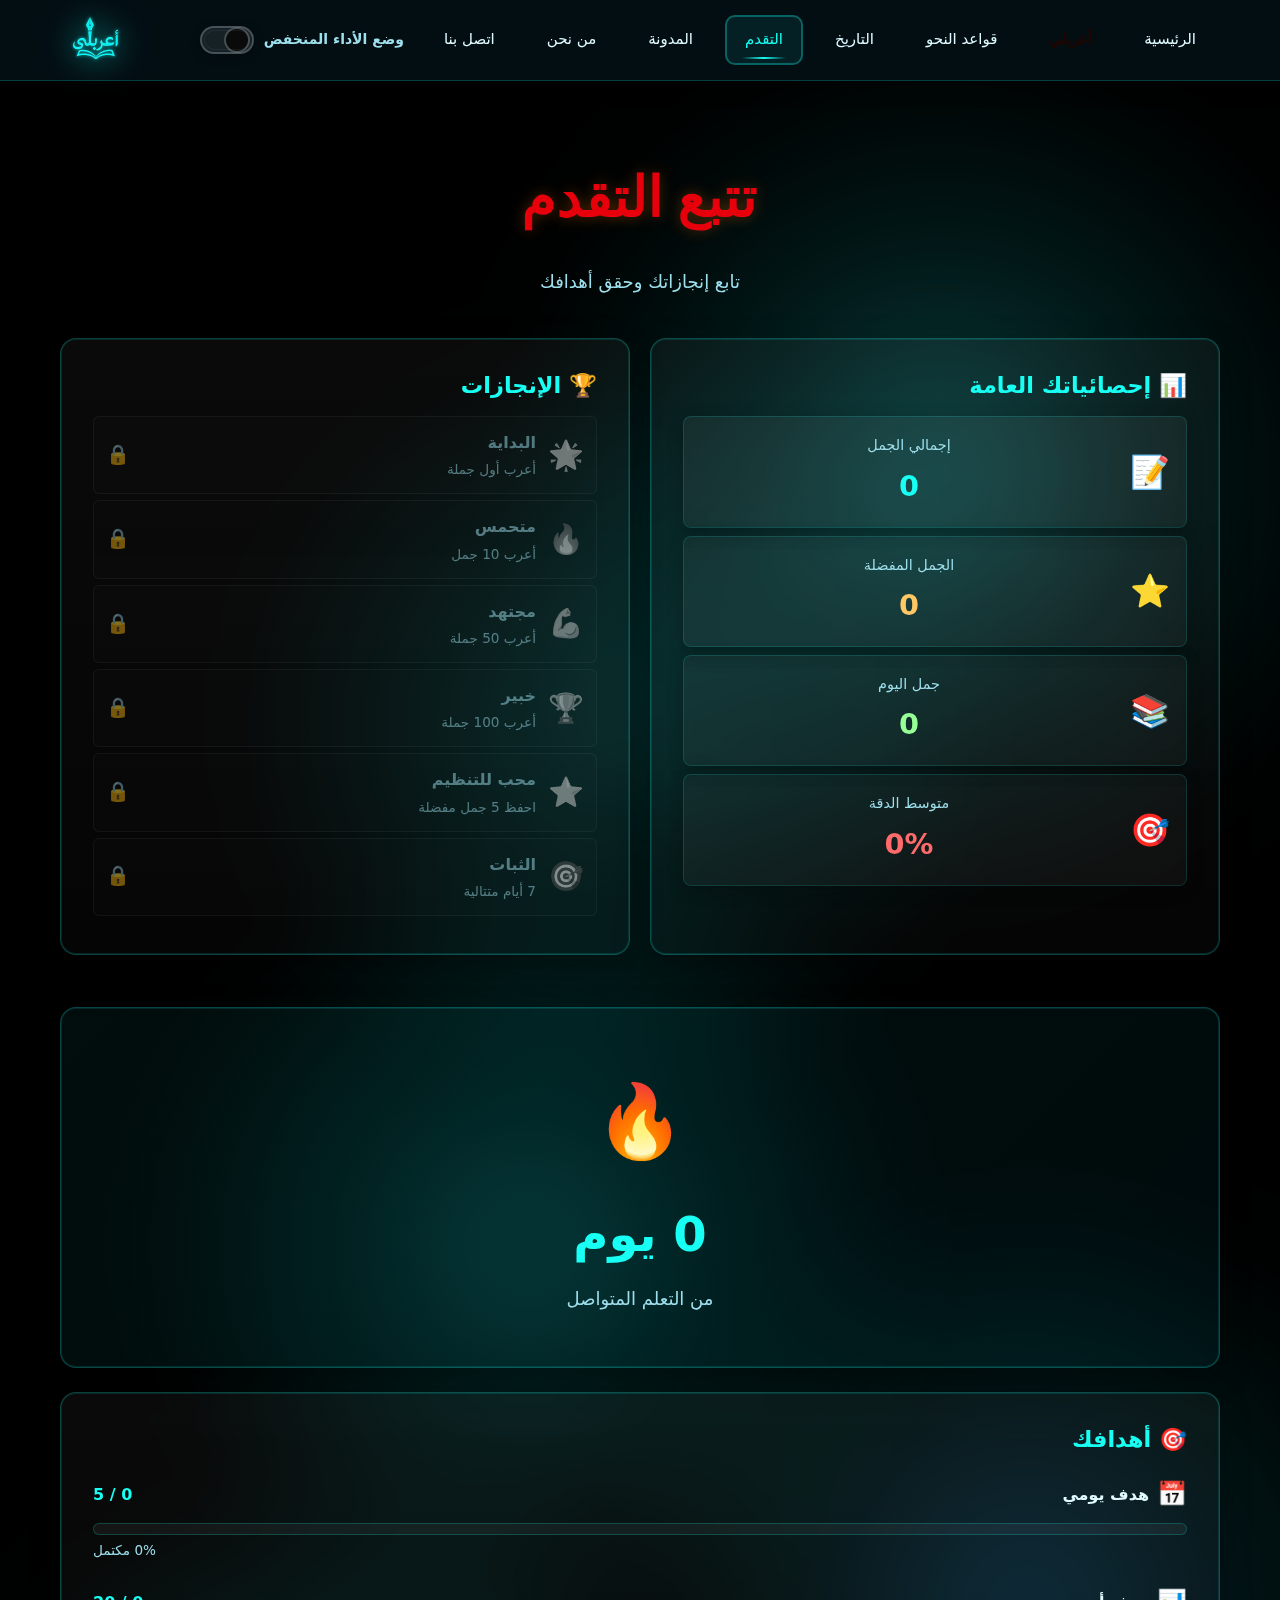
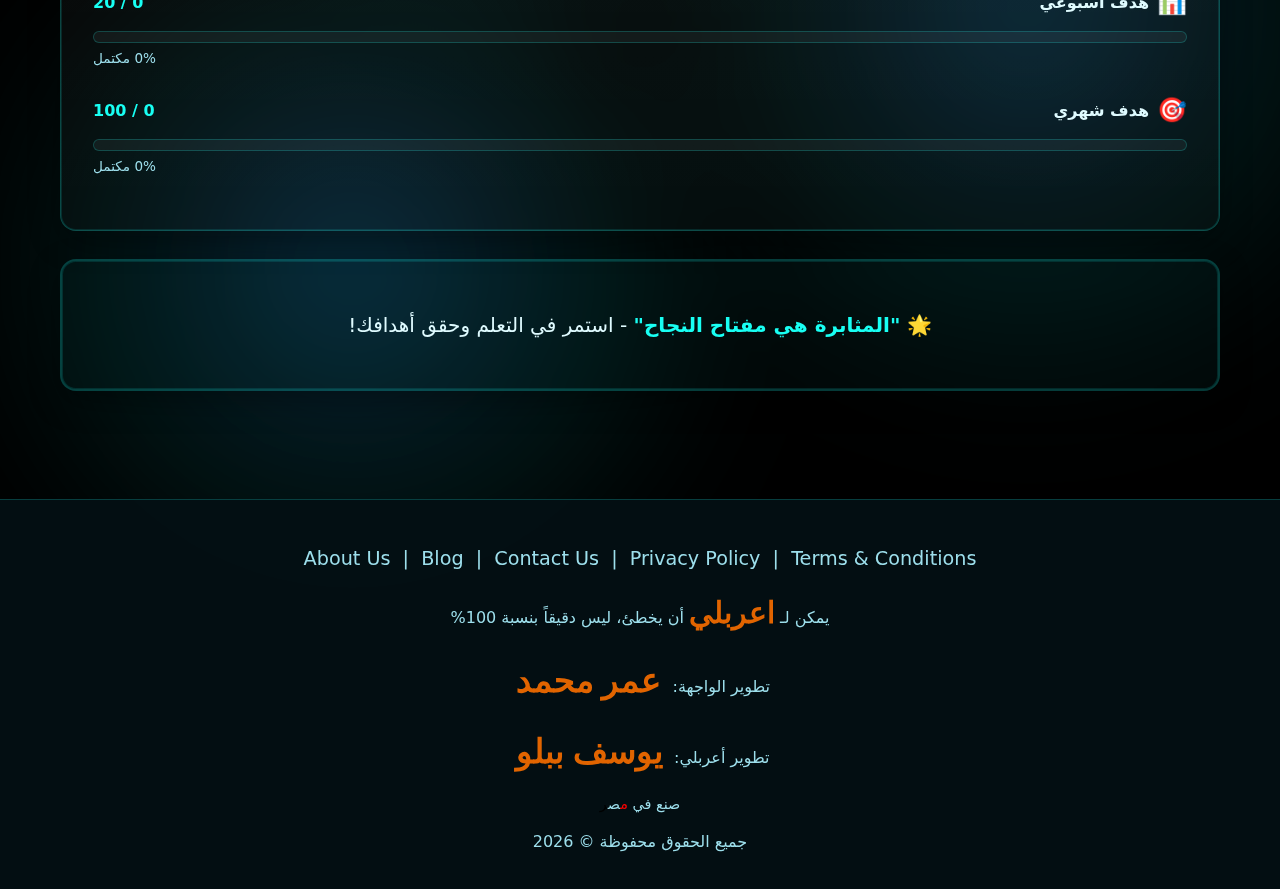
<file: progress.html>
<!doctype html>
<html lang="ar" dir="rtl">
  <head>
    <title>التقدم</title>
    <meta charset="UTF-8" />
    <meta name="viewport" content="width=device-width, initial-scale=1.0" />
    <meta http-equiv="Content-Security-Policy" content="default-src 'self' 'unsafe-inline' 'unsafe-eval' https: data: blob:; img-src 'self' https: data: blob:; font-src 'self' https: data:;" />
    <link rel="icon" href="public/logo.png" />
    <link rel="manifest" href="public/manifest.json" />
    <link rel="preconnect" href="https://fonts.googleapis.com" />
    <link href="https://fonts.googleapis.com/css2?family=Aref+Ruqaa+Ink:wght@400;700&family=Cairo:wght@300;400;600;700&display=swap" rel="stylesheet" />
    <link rel="stylesheet" href="assets/styles.css" />
  </head>
  <body>
    <div class="app-root">
      <div class="bg-animated" aria-hidden="true"><div class="blob one"></div><div class="blob two"></div><div class="blob three"></div><div class="blob four"></div><div class="blob five"></div><div class="particles" id="particles-container"></div></div>
      <header class="site-header">
        <div class="container header-inner">
          <div class="nav-area">
            <button class="nav-toggle" aria-expanded="false" aria-label="فتح القائمة"><span></span><span></span><span></span></button>
            <nav class="site-nav" aria-label="التنقل الرئيسي">
              <button class="nav-back" aria-label="رجوع" title="رجوع"></button>
              <ul>
                <li><a href="index.html">الرئيسية</a></li>
                <li><a href="tool.html"><span class="ruqaa ruqaa-invert no-glow">أعربلي</span></a></li>
                <li><a href="rules.html">قواعد النحو</a></li>
                <li><a href="history.html">التاريخ</a></li>
                <li><a href="progress.html" class="active">التقدم</a></li>
                <li><a href="blog.html">المدونة</a></li>
                <li><a href="about.html">من نحن</a></li>
                <li><a href="contact.html">اتصل بنا</a></li>
              </ul>
            </nav>
          </div>
          <a href="index.html" class="brand" aria-label="الانتقال إلى الرئيسية"><img src="public/logo.png" alt="شعار أعربلي" class="logo" /></a>
        </div>
      </header>
      <main class="content">
        <section id="progress" class="section">
          <div class="container">
            <h1 class="neon-title ruqaa" style="text-align:center;margin-bottom:32px;font-size:clamp(36px,6vw,56px)">تتبع التقدم</h1>
            <p class="lead" style="text-align:center;margin-bottom:40px;font-size:clamp(16px,3vw,18px);color:var(--muted)">تابع إنجازاتك وحقق أهدافك</p>

            <!-- Stats Grid -->
            <div class="grid" style="grid-template-columns: repeat(auto-fit, minmax(280px, 1fr)); gap: 20px; margin-bottom: 24px;">
              <div class="card">
                <h3 style="color: var(--neon); margin-top: 0; margin-bottom: 16px; font-size: 1.4rem;">📊 إحصائياتك العامة</h3>
                <div id="progress-stats"></div>
              </div>
              
              <div class="card">
                <h3 style="color: var(--neon); margin-top: 0; margin-bottom: 16px; font-size: 1.4rem;">🏆 الإنجازات</h3>
                <div id="progress-achievements"></div>
              </div>
            </div>

            <!-- Streak Card -->
            <div class="card" style="margin-bottom: 24px; text-align: center; background: linear-gradient(135deg, rgba(24, 255, 243, 0.05), rgba(0, 212, 255, 0.05));">
              <div style="display: flex; flex-direction: column; align-items: center; gap: 12px; padding: 20px;">
                <div style="font-size: clamp(48px, 8vw, 72px); animation: flicker 2s infinite;">🔥</div>
                <div>
                  <div style="font-size: clamp(32px, 5vw, 48px); font-weight: 700; color: var(--neon); margin-bottom: 8px;">
                    <span id="streak">0</span> يوم
                  </div>
                  <div style="color: var(--muted); font-size: clamp(14px, 3vw, 18px);">من التعلم المتواصل</div>
                </div>
              </div>
            </div>

            <!-- Goals Card -->
            <div class="card">
              <h3 style="color: var(--neon); margin-top: 0; margin-bottom: 20px; font-size: 1.4rem;">🎯 أهدافك</h3>
              <div id="progress-goals"></div>
            </div>

            <!-- Motivational Message -->
            <div class="card" style="margin-top: 24px; text-align: center; background: rgba(24, 255, 243, 0.03); border: 2px solid rgba(24, 255, 243, 0.2);">
              <p style="font-size: clamp(16px, 3vw, 20px); color: var(--text); margin: 0; padding: 16px; line-height: 1.6;">
                🌟 <strong style="color: var(--neon);">"المثابرة هي مفتاح النجاح"</strong> - استمر في التعلم وحقق أهدافك!
              </p>
            </div>
          </div>
        </section>
      </main>
      <footer class="footer">
        <div class="container">
          <p style="margin:10px;color:var(--muted);font-size:1.2rem">
            <a href="about.html" style="color:var(--muted)">About Us</a> | <a href="blog.html" style="color:var(--muted)">Blog</a> | <a href="contact.html" style="color:var(--muted)">Contact Us</a> | <a href="privacy.html" style="color:var(--muted)">Privacy Policy</a> | <a href="terms.html" style="color:var(--muted)">Terms & Conditions</a>
          </p>
          <p style="margin:10px;color:var(--muted)">يمكن لـ <span class="neon-title no-glow ruqaa ruqaa-blue ruqaa-invert" style="font-size:clamp(20px,6vw,30px);color:var(--neon)">اعربلي</span> أن يخطئ، ليس دقيقاً بنسبة 100%</p>
          <p style="margin:10px;color:var(--muted)">تطوير الواجهة: <a class="neon-title no-glow ruqaa ruqaa-blue ruqaa-invert" href="https://www.linkedin.com/in/omar-mohammed-aa0007322" target="_blank" rel="noopener noreferrer" style="font-size:clamp(20px,6vw,34px); color:var(--neon)">عمر محمد</a></p>
          <p style="margin:10px;color:var(--muted)">تطوير أعربلي: <a class="neon-title no-glow ruqaa ruqaa-blue ruqaa-invert" href="https://pplo.dev" target="_blank" rel="noopener noreferrer" style="font-size:clamp(20px,6vw,34px); color:var(--neon)">يوسف ببلو</a></p>
          <p style="margin:10px;color:var(--muted);font-size:.9rem">صنع في <span style="color:red">م</span><span>ص</span><span style="color:black">ر</span></p>
          <p style="margin:0;color:var(--muted)">جميع الحقوق محفوظة © <span id="year"></span></p>
        </div>
      </footer>
    </div>
    
    <script src="assets/app.js"></script>
  </body>
  </html>
</file>
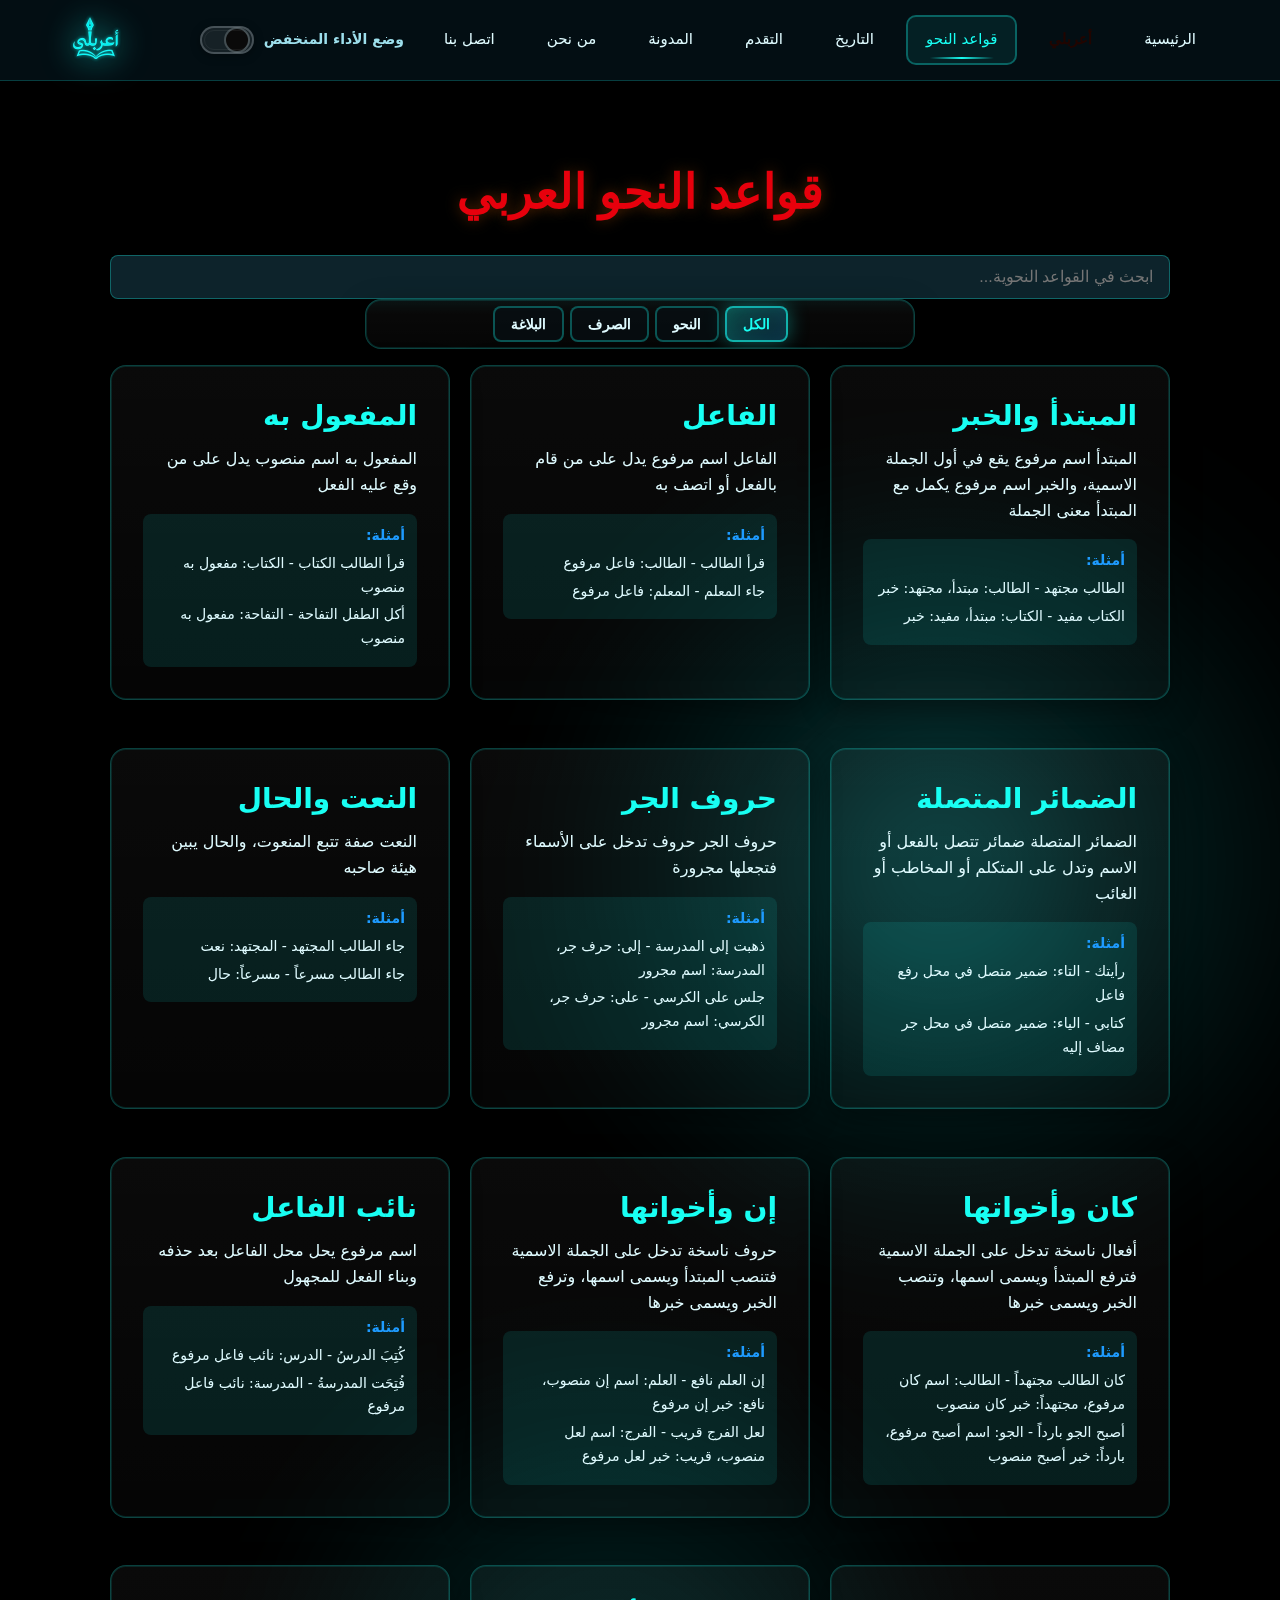
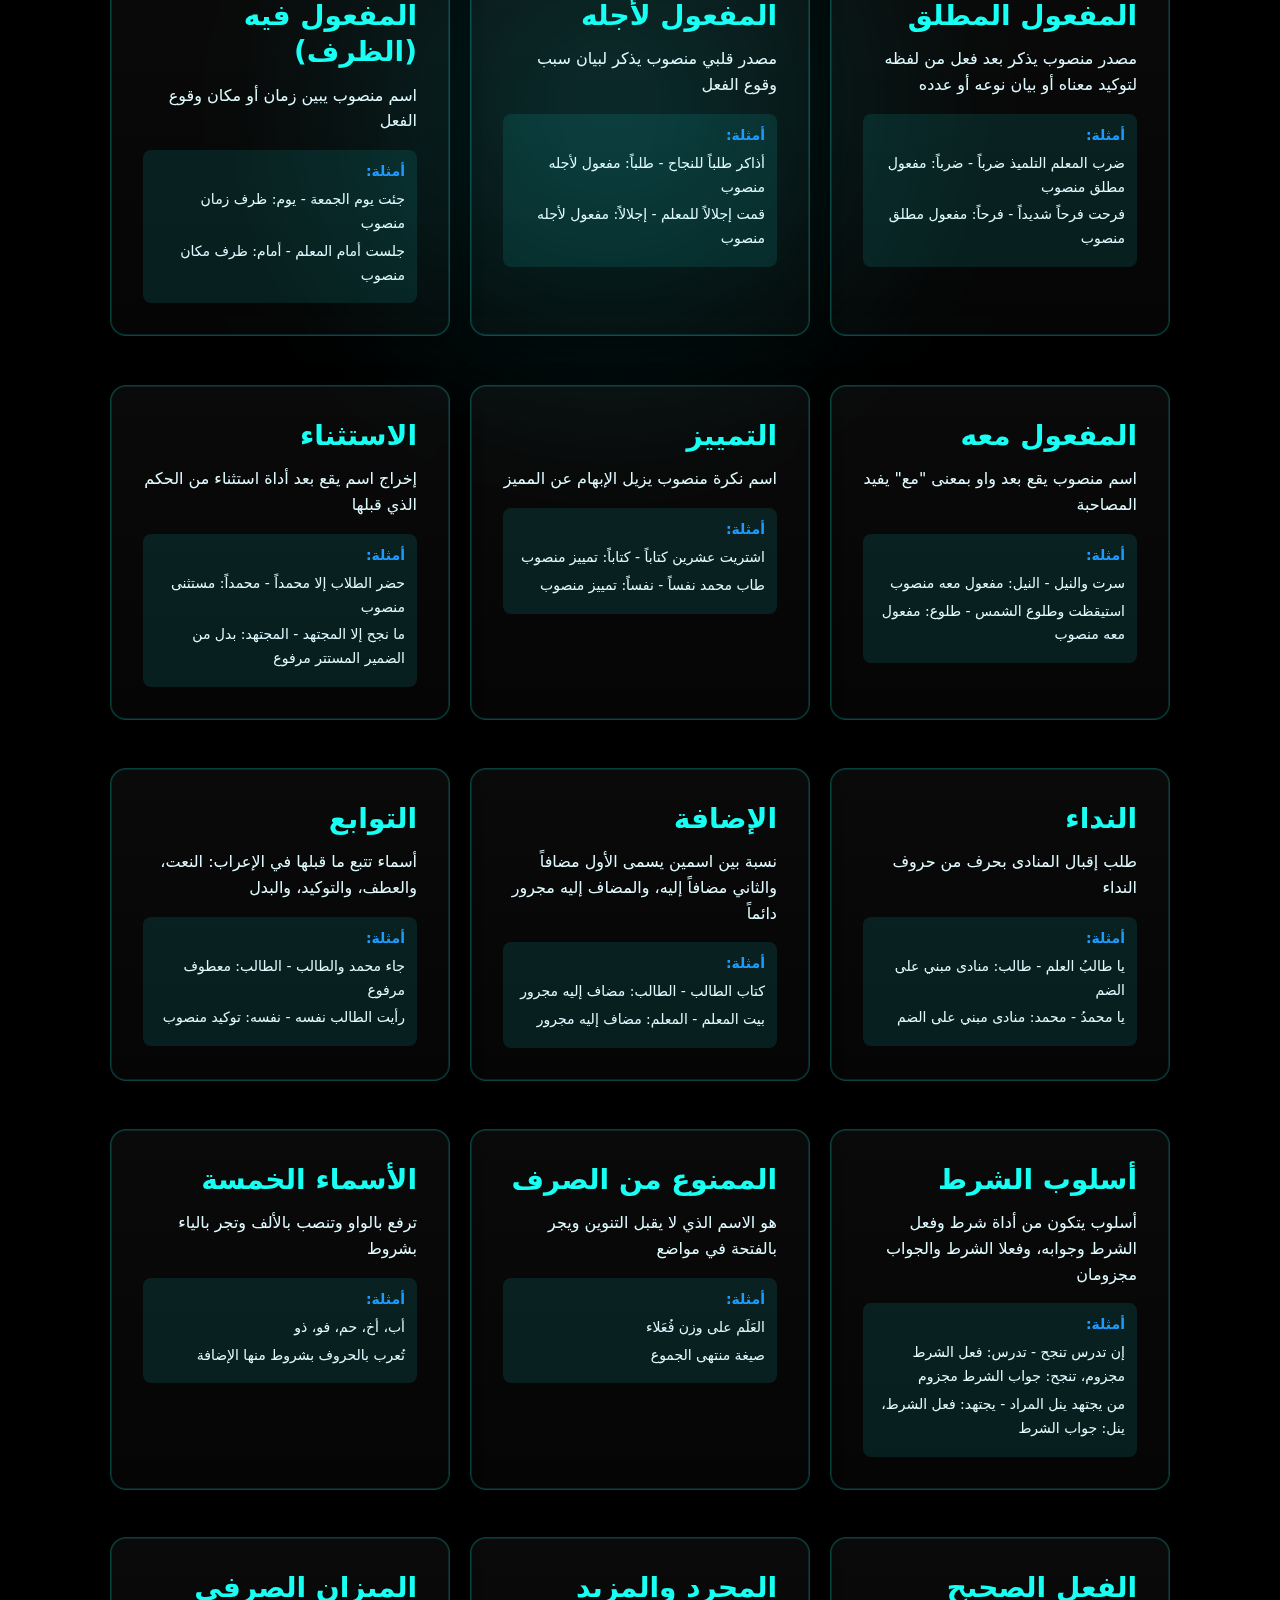
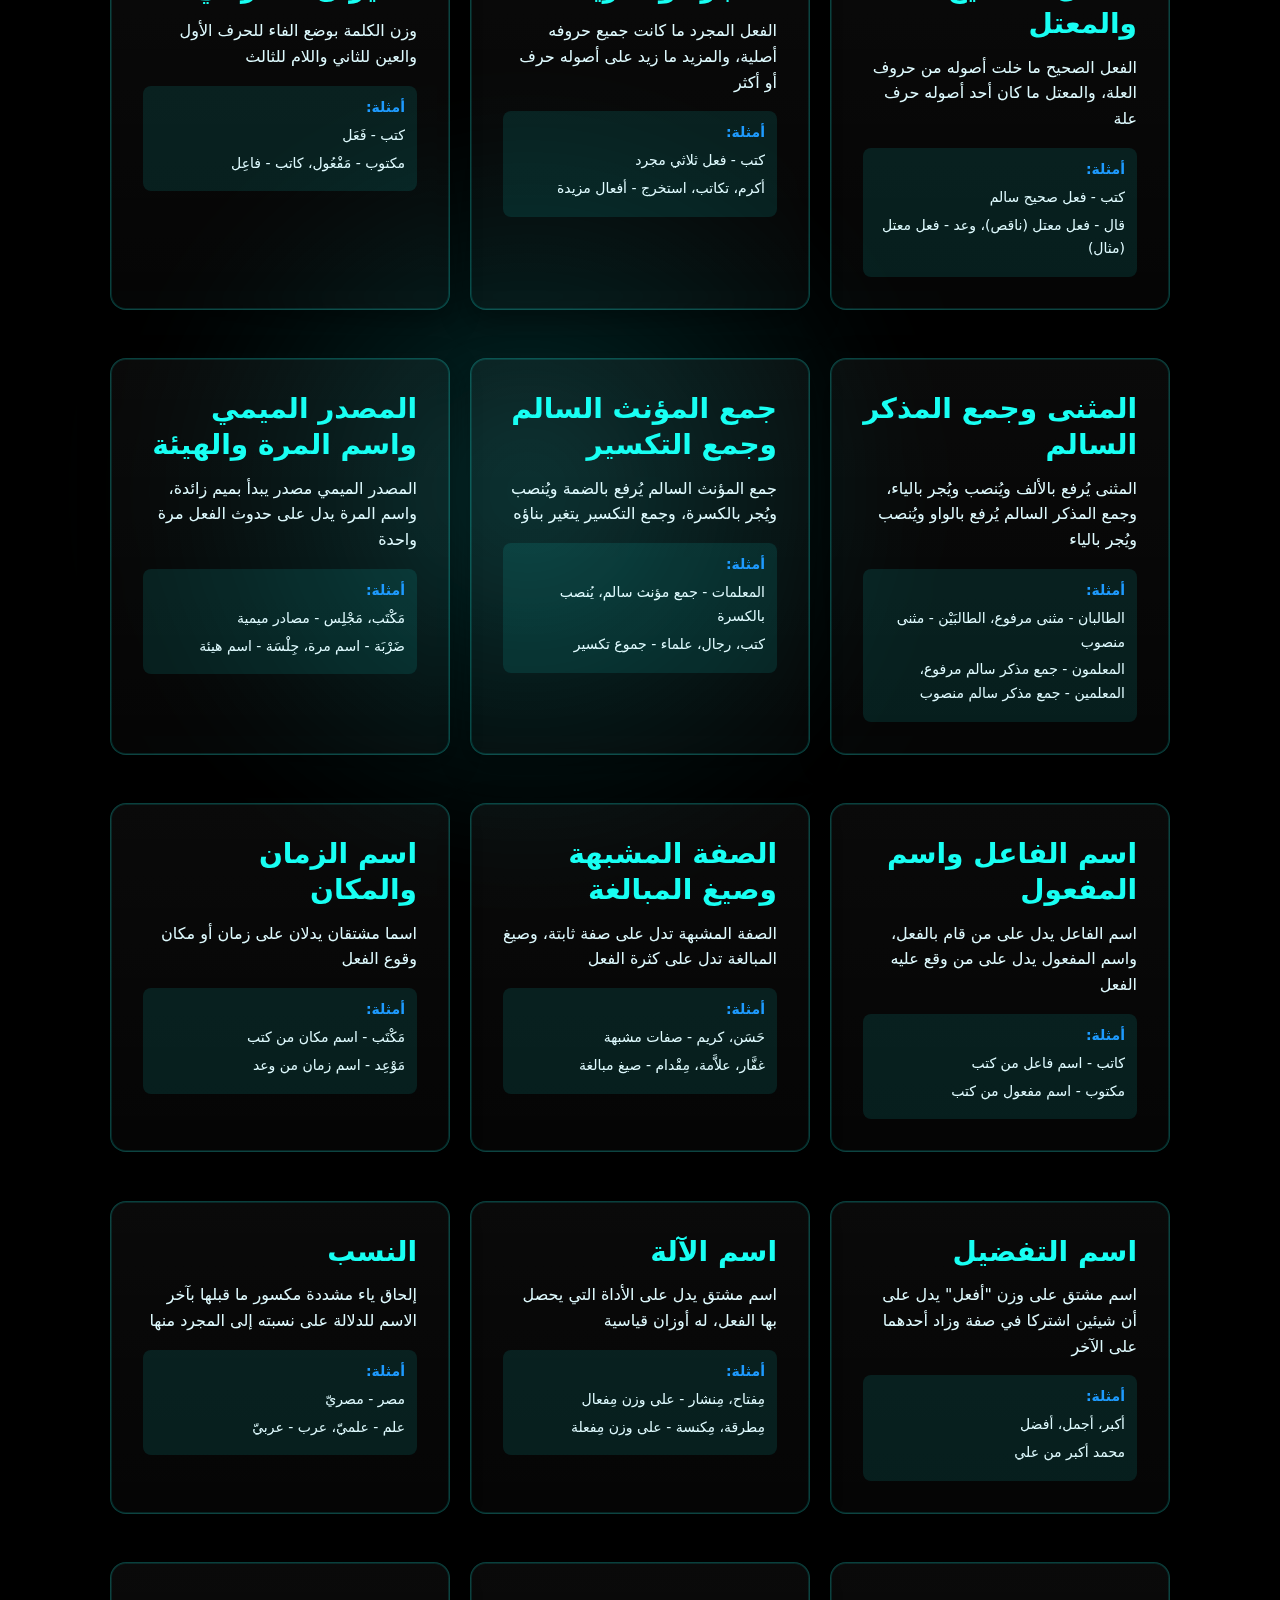
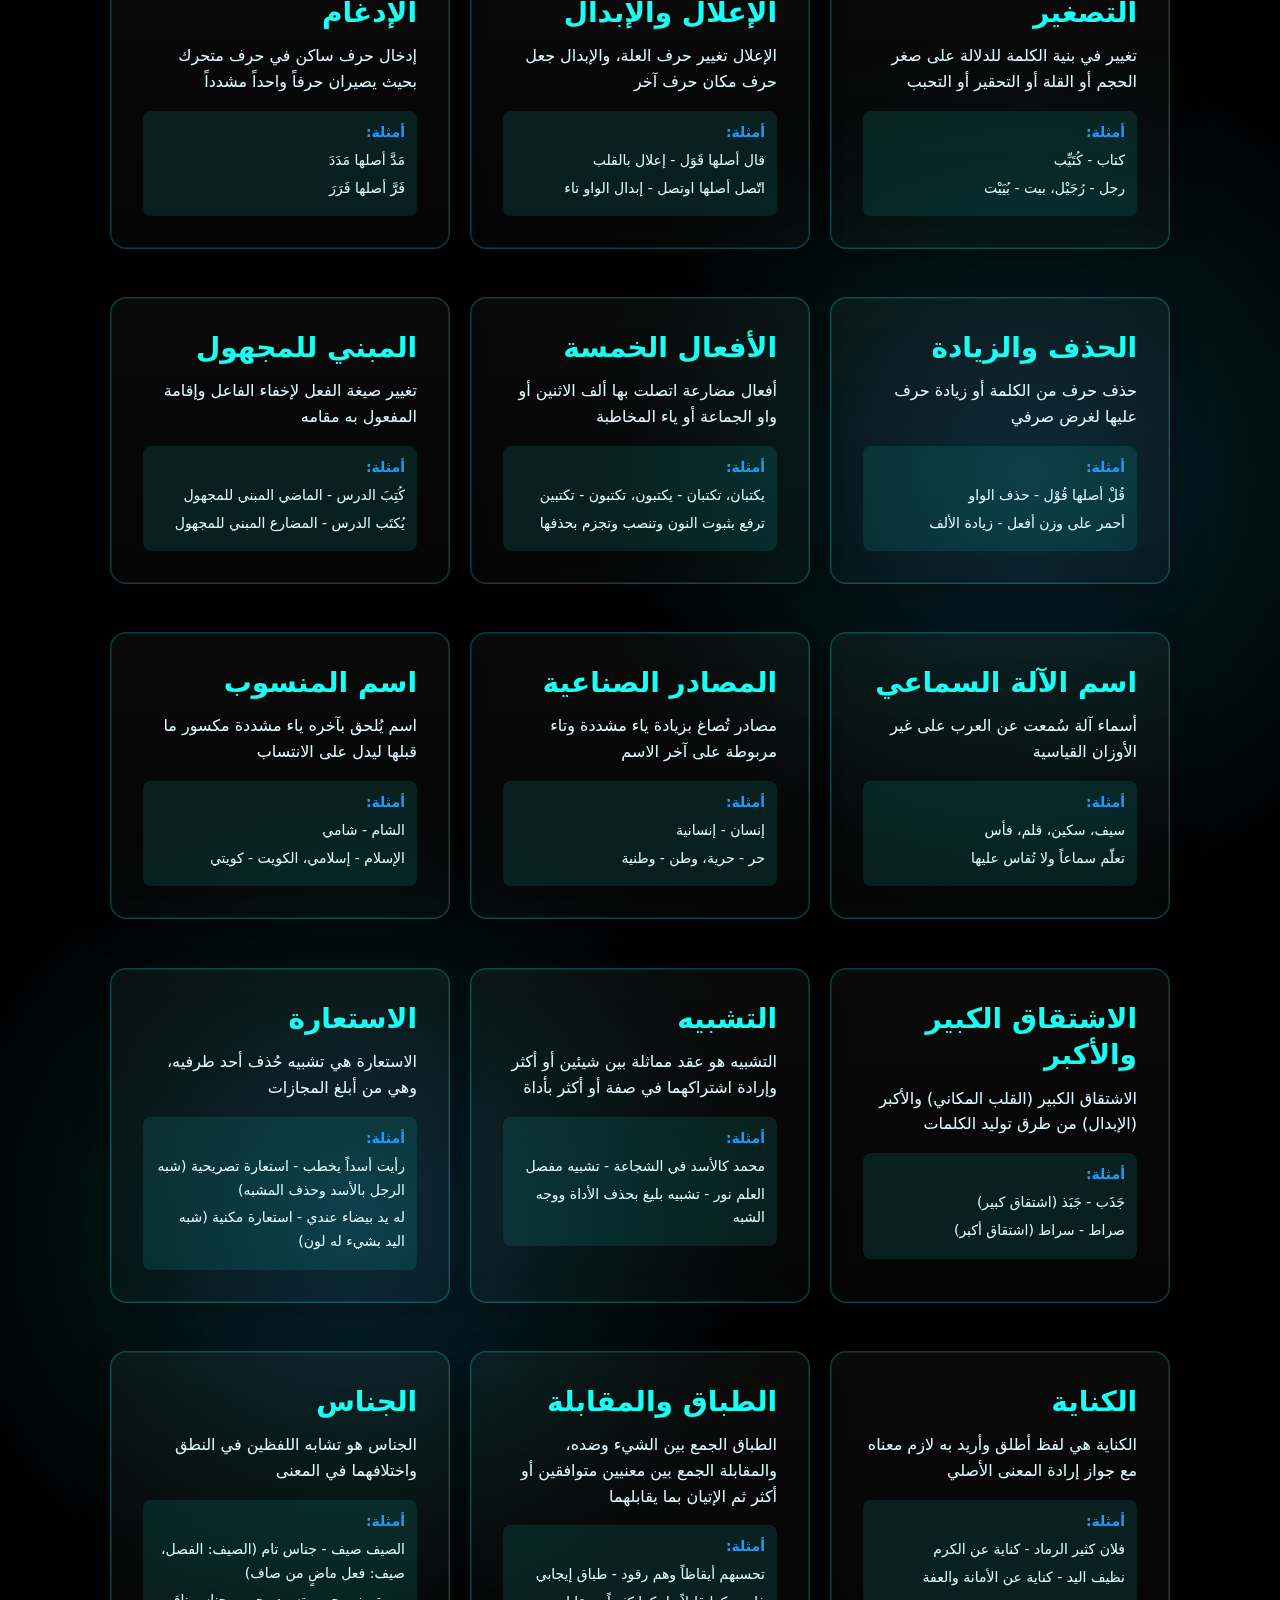
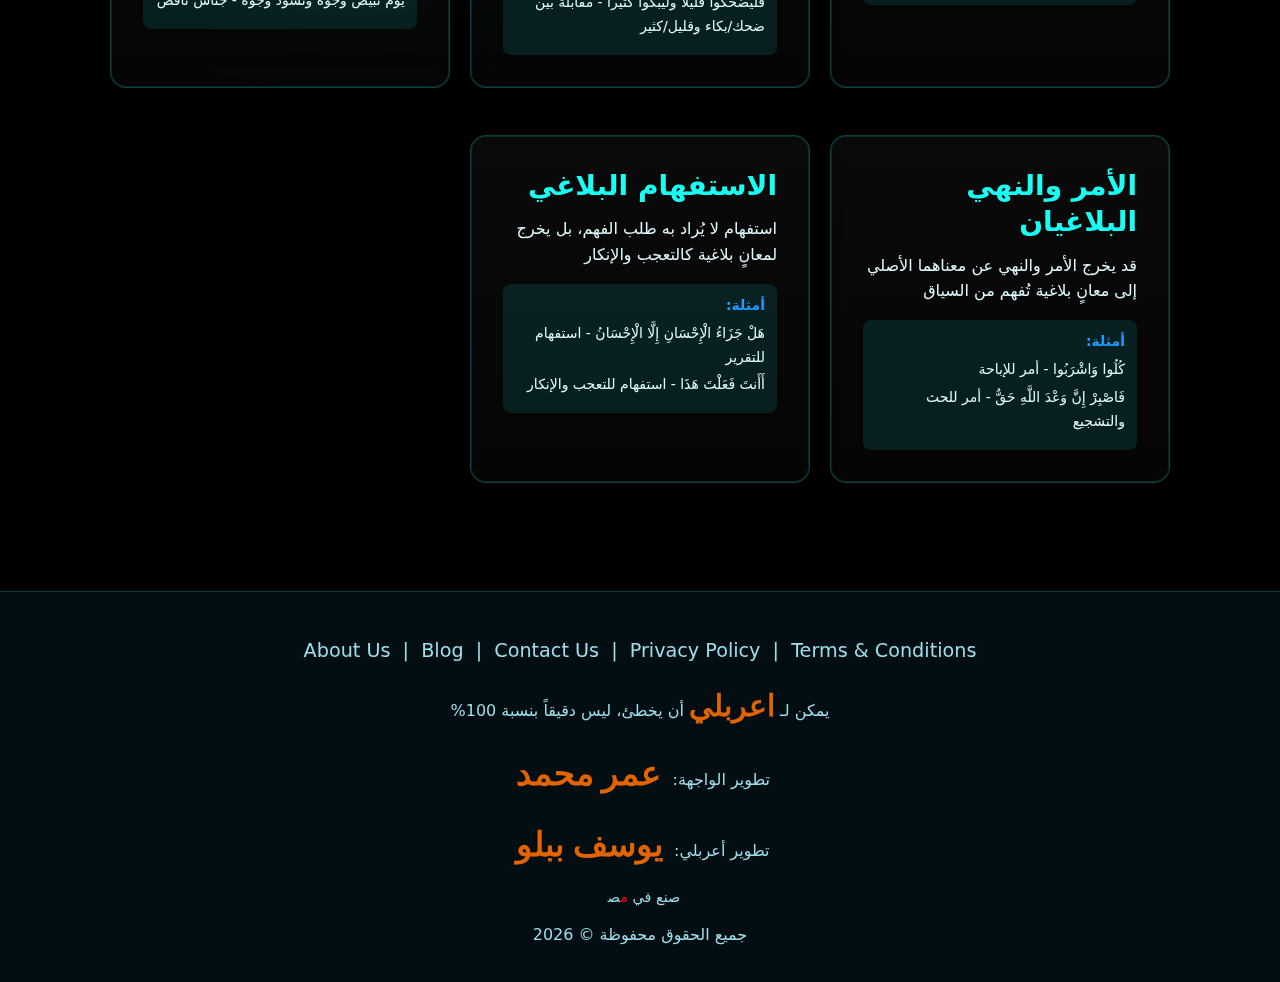
<file: rules.html>
<!doctype html>
<html lang="ar" dir="rtl">
  <head>
    <title>قواعد النحو</title>
    <meta charset="UTF-8" />
    <meta name="viewport" content="width=device-width, initial-scale=1.0" />
    <meta http-equiv="Content-Security-Policy" content="default-src 'self' 'unsafe-inline' 'unsafe-eval' https: data: blob:; img-src 'self' https: data: blob:; font-src 'self' https: data:;" />
    <link rel="icon" href="public/logo.png" />
    <link rel="manifest" href="public/manifest.json" />
    <link rel="preconnect" href="https://fonts.googleapis.com" />
    <link href="https://fonts.googleapis.com/css2?family=Aref+Ruqaa+Ink:wght@400;700&family=Cairo:wght@300;400;600;700&display=swap" rel="stylesheet" />
    <link rel="stylesheet" href="assets/styles.css" />
  </head>
  <body>
    <div class="app-root">
      <div class="bg-animated" aria-hidden="true"><div class="blob one"></div><div class="blob two"></div><div class="blob three"></div><div class="blob four"></div><div class="blob five"></div><div class="particles" id="particles-container"></div></div>
      <header class="site-header">
        <div class="container header-inner">
          <div class="nav-area">
            <button class="nav-toggle" aria-expanded="false" aria-label="فتح القائمة"><span></span><span></span><span></span></button>
            <nav class="site-nav" aria-label="التنقل الرئيسي">
              <button class="nav-back" aria-label="رجوع" title="رجوع"></button>
              <ul>
                <li><a href="index.html">الرئيسية</a></li>
                <li><a href="tool.html"><span class="ruqaa ruqaa-invert no-glow">أعربلي</span></a></li>
                <li><a href="rules.html" class="active">قواعد النحو</a></li>
                <li><a href="history.html">التاريخ</a></li>
                <li><a href="progress.html">التقدم</a></li>
                <li><a href="blog.html">المدونة</a></li>
                <li><a href="about.html">من نحن</a></li>
                <li><a href="contact.html">اتصل بنا</a></li>
              </ul>
            </nav>
          </div>
          <a href="index.html" class="brand" aria-label="الانتقال إلى الرئيسية"><img src="public/logo.png" alt="شعار أعربلي" class="logo" /></a>
        </div>
      </header>
      <main class="content">
        <section id="rules" class="section">
          <div class="container" style="max-width:1100px">
            <h1 class="ruqaa ruqaa-invert" style="text-align:center;margin-top:0;font-size:clamp(36px,6vw,48px);margin-bottom:32px">قواعد النحو العربي</h1>
            <input type="text" id="rules-search" class="search-input" placeholder="ابحث في القواعد النحوية...">
            <div class="card rules-filter-card" style="margin-bottom:16px;padding:6px 10px;max-width:550px;margin-left:auto;margin-right:auto">
              <div style="display:flex;flex-wrap:wrap;gap:6px;justify-content:center;align-items:center">
                <button class="filter-btn active" data-filter="all">الكل</button>
                <button class="filter-btn" data-filter="nahw">النحو</button>
                <button class="filter-btn" data-filter="saraf">الصرف</button>
                <button class="filter-btn" data-filter="balagha">البلاغة</button>
              </div>
            </div>
            
            <div class="grid grid-3" id="rules-grid" style="gap:20px"></div>
          </div>
        </section>
      </main>
      <footer class="footer">
        <div class="container">
          <p style="margin:10px;color:var(--muted);font-size:1.2rem">
            <a href="about.html" style="color:var(--muted)">About Us</a> | <a href="blog.html" style="color:var(--muted)">Blog</a> | <a href="contact.html" style="color:var(--muted)">Contact Us</a> | <a href="privacy.html" style="color:var(--muted)">Privacy Policy</a> | <a href="terms.html" style="color:var(--muted)">Terms & Conditions</a>
          </p>
          <p style="margin:10px;color:var(--muted)">يمكن لـ <span class="neon-title no-glow ruqaa ruqaa-blue ruqaa-invert" style="font-size:clamp(20px,6vw,30px);color:var(--neon)">اعربلي</span> أن يخطئ، ليس دقيقاً بنسبة 100%</p>
          <p style="margin:10px;color:var(--muted)">تطوير الواجهة: <a class="neon-title no-glow ruqaa ruqaa-blue ruqaa-invert" href="https://www.linkedin.com/in/omar-mohammed-aa0007322" target="_blank" rel="noopener noreferrer" style="font-size:clamp(20px,6vw,34px); color:var(--neon)">عمر محمد</a></p>
          <p style="margin:10px;color:var(--muted)">تطوير أعربلي: <a class="neon-title no-glow ruqaa ruqaa-blue ruqaa-invert" href="https://pplo.dev" target="_blank" rel="noopener noreferrer" style="font-size:clamp(20px,6vw,34px); color:var(--neon)">يوسف ببلو</a></p>
          <p style="margin:10px;color:var(--muted);font-size:.9rem">صنع في <span style="color:red">م</span><span>ص</span><span style="color:black">ر</span></p>
          <p style="margin:0;color:var(--muted)">جميع الحقوق محفوظة © <span id="year"></span></p>
        </div>
      </footer>
    </div>
    
    <script src="assets/app.js"></script>
  </body>
  </html>
</file>
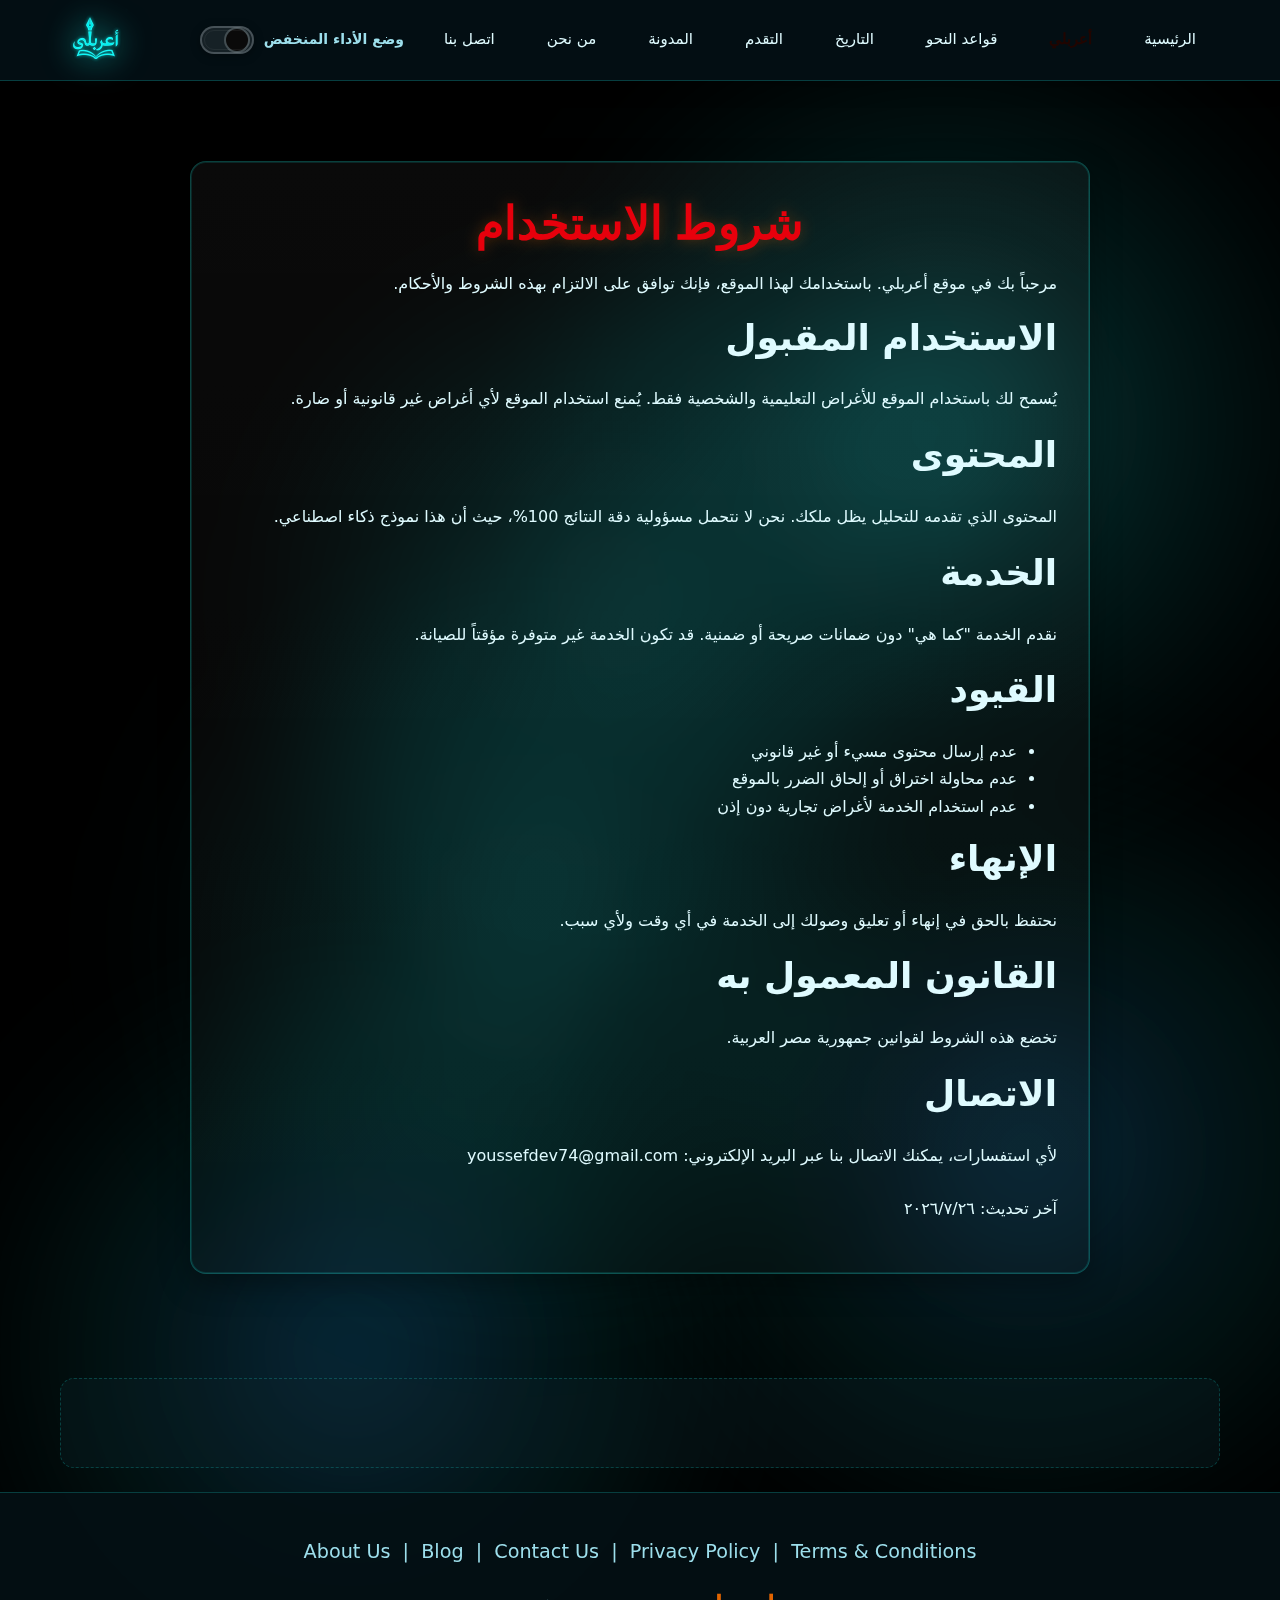
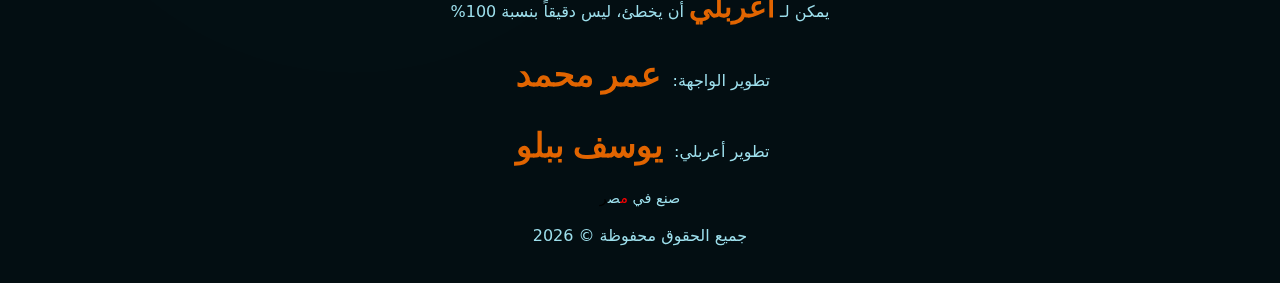
<file: terms.html>
<!doctype html>
<html lang="ar" dir="rtl">
  <head>
    <title>شروط الاستخدام</title>
    <meta charset="UTF-8" />
    <meta name="viewport" content="width=device-width, initial-scale=1.0" />
    <meta http-equiv="Content-Security-Policy" content="default-src 'self' 'unsafe-inline' 'unsafe-eval' https: data: blob:; img-src 'self' https: data: blob:; font-src 'self' https: data:;" />
    <link rel="icon" href="public/logo.png" />
    <link rel="manifest" href="public/manifest.json" />
    <link rel="preconnect" href="https://fonts.googleapis.com" />
    <link href="https://fonts.googleapis.com/css2?family=Aref+Ruqaa+Ink:wght@400;700&family=Cairo:wght@300;400;600;700&display=swap" rel="stylesheet" />
    <link rel="stylesheet" href="assets/styles.css" />
  </head>
  <body>
    <div class="app-root">
      <div class="bg-animated" aria-hidden="true"><div class="blob one"></div><div class="blob two"></div><div class="blob three"></div><div class="blob four"></div><div class="blob five"></div><div class="particles" id="particles-container"></div></div>
      <header class="site-header">
        <div class="container header-inner">
          <div class="nav-area">
            <button class="nav-toggle" aria-expanded="false" aria-label="فتح القائمة"><span></span><span></span><span></span></button>
            <nav class="site-nav" aria-label="التنقل الرئيسي">
              <button class="nav-back" aria-label="رجوع" title="رجوع"></button>
              <ul>
                <li><a href="index.html">الرئيسية</a></li>
                <li><a href="tool.html"><span class="ruqaa ruqaa-invert no-glow">أعربلي</span></a></li>
                <li><a href="rules.html">قواعد النحو</a></li>
                <li><a href="history.html">التاريخ</a></li>
                <li><a href="progress.html">التقدم</a></li>
                <li><a href="blog.html">المدونة</a></li>
                <li><a href="about.html">من نحن</a></li>
                <li><a href="contact.html">اتصل بنا</a></li>
              </ul>
            </nav>
          </div>
          <a href="index.html" class="brand" aria-label="الانتقال إلى الرئيسية"><img src="public/logo.png" alt="شعار أعربلي" class="logo" /></a>
        </div>
      </header>
      <main class="content">
        <section id="terms" class="section">
          <div class="container">
            <div class="card" style="max-width:900px;margin:0 auto">
              <h1>شروط الاستخدام</h1>
              <p style="margin:16px 0">مرحباً بك في موقع أعربلي. باستخدامك لهذا الموقع، فإنك توافق على الالتزام بهذه الشروط والأحكام.</p>
              <h2>الاستخدام المقبول</h2>
              <p>يُسمح لك باستخدام الموقع للأغراض التعليمية والشخصية فقط. يُمنع استخدام الموقع لأي أغراض غير قانونية أو ضارة.</p>
              <h2>المحتوى</h2>
              <p>المحتوى الذي تقدمه للتحليل يظل ملكك. نحن لا نتحمل مسؤولية دقة النتائج 100%، حيث أن هذا نموذج ذكاء اصطناعي.</p>
              <h2>الخدمة</h2>
              <p>نقدم الخدمة "كما هي" دون ضمانات صريحة أو ضمنية. قد تكون الخدمة غير متوفرة مؤقتاً للصيانة.</p>
              <h2>القيود</h2>
              <ul>
                <li>عدم إرسال محتوى مسيء أو غير قانوني</li>
                <li>عدم محاولة اختراق أو إلحاق الضرر بالموقع</li>
                <li>عدم استخدام الخدمة لأغراض تجارية دون إذن</li>
              </ul>
              <h2>الإنهاء</h2>
              <p>نحتفظ بالحق في إنهاء أو تعليق وصولك إلى الخدمة في أي وقت ولأي سبب.</p>
              <h2>القانون المعمول به</h2>
              <p>تخضع هذه الشروط لقوانين جمهورية مصر العربية.</p>
              <h2>الاتصال</h2>
              <p>لأي استفسارات، يمكنك الاتصال بنا عبر البريد الإلكتروني: youssefdev74@gmail.com</p>
              <p style="margin-top:24px">آخر تحديث: <span class="last-updated"></span></p>
            </div>
          </div>
        </section>
      </main>
      <div class="container">
        <div class="ad-placeholder">
          <ins class="adsbygoogle" style="display:block"
               data-ad-client="ca-pub-2789303242179184"
               data-ad-slot="9023456789"
               data-ad-format="auto"
               data-full-width-responsive="true"></ins>
        </div>
      </div>
      <footer class="footer">
        <div class="container">
          <p style="margin:10px;color:var(--muted);font-size:1.2rem">
            <a href="about.html" style="color:var(--muted)">About Us</a> | <a href="blog.html" style="color:var(--muted)">Blog</a> | <a href="contact.html" style="color:var(--muted)">Contact Us</a> | <a href="privacy.html" style="color:var(--muted)">Privacy Policy</a> | <a href="terms.html" style="color:var(--muted)">Terms & Conditions</a>
          </p>
          <p style="margin:10px;color:var(--muted)">يمكن لـ <span class="neon-title no-glow ruqaa ruqaa-blue ruqaa-invert" style="font-size:clamp(20px,6vw,30px);color:var(--neon)">اعربلي</span> أن يخطئ، ليس دقيقاً بنسبة 100%</p>
          <p style="margin:10px;color:var(--muted)">تطوير الواجهة: <a class="neon-title no-glow ruqaa ruqaa-blue ruqaa-invert" href="https://www.linkedin.com/in/omar-mohammed-aa0007322" target="_blank" rel="noopener noreferrer" style="font-size:clamp(20px,6vw,34px); color:var(--neon)">عمر محمد</a></p>
          <p style="margin:10px;color:var(--muted)">تطوير أعربلي: <a class="neon-title no-glow ruqaa ruqaa-blue ruqaa-invert" href="https://pplo.dev" target="_blank" rel="noopener noreferrer" style="font-size:clamp(20px,6vw,34px); color:var(--neon)">يوسف ببلو</a></p>
          <p style="margin:10px;color:var(--muted);font-size:.9rem">صنع في <span style="color:red">م</span><span>ص</span><span style="color:black">ر</span></p>
          <p style="margin:0;color:var(--muted)">جميع الحقوق محفوظة © <span id="year"></span></p>
        </div>
      </footer>
    </div>
    
    <script src="assets/app.js"></script>
  </body>
  </html>
</file>
<file: assets/styles.css>
:root {
  --bg: #000000;
  --text: #dffbff;
  --muted: #9ddfec;
  --neon: #18fff3;
  --accent: #1e9bff;
  --card: #0d232b;
}

* {
  box-sizing: border-box;
  -webkit-backface-visibility: hidden;
  backface-visibility: hidden;
  -webkit-perspective: 1000;
  perspective: 1000;
}
html,body{min-height:100%;height:auto}
html {
  scroll-behavior: smooth;
  overflow-x: hidden;
  font-display: swap;
}
body{
  margin:0;
  font-family:"Cairo",system-ui,-apple-system,Segoe UI,Roboto,Ubuntu,"Helvetica Neue",Arial,"Noto Sans",sans-serif;
  background: #000000;
  background-attachment:fixed;
  color:var(--text);
  line-height:1.7;
  overflow-x: hidden;
  will-change: auto;
  transform: translateZ(0);
}

/* Animated background - Liquid Glass Bubbles Effect */
.bg-animated{position:fixed;inset:0;pointer-events:none;z-index:-1;overflow:hidden;background:#000000}

/* Liquid Glass Bubbles - INTENSIVE GLOWING Effect */
.blob{
  position:absolute;
  border-radius:50%;
  filter:blur(85px) brightness(1.2);
  will-change:opacity,transform;
  animation:liquidBubble 8s ease-in-out infinite;
  box-shadow:0 0 80px rgba(24,255,243,0.3), 0 0 120px rgba(24,255,243,0.2);
}

.blob.one{
  width:550px;
  height:550px;
  background:radial-gradient(circle at center, rgba(24,255,243,0.35), rgba(24,255,243,0.15) 40%, rgba(24,255,243,0.05) 60%, transparent 80%);
  right:5%;
  top:8%;
  animation-delay:0s;
}

.blob.two{
  width:500px;
  height:500px;
  background:radial-gradient(circle at center, rgba(30,155,255,0.32), rgba(30,155,255,0.14) 40%, rgba(30,155,255,0.05) 60%, transparent 80%);
  left:8%;
  bottom:15%;
  animation-delay:-2.5s;
}

.blob.three{
  width:480px;
  height:480px;
  background:radial-gradient(circle at center, rgba(24,255,243,0.28), rgba(24,255,243,0.12) 40%, rgba(24,255,243,0.04) 60%, transparent 80%);
  right:40%;
  top:50%;
  transform:translateY(-50%);
  animation-delay:-5s;
}

.blob.four{
  width:520px;
  height:520px;
  background:radial-gradient(circle at center, rgba(30,155,255,0.3), rgba(30,155,255,0.13) 40%, rgba(30,155,255,0.04) 60%, transparent 80%);
  left:60%;
  bottom:25%;
  animation-delay:-1.5s;
}

.blob.five{
  width:450px;
  height:450px;
  background:radial-gradient(circle at center, rgba(24,255,243,0.25), rgba(24,255,243,0.1) 40%, rgba(24,255,243,0.03) 60%, transparent 80%);
  left:30%;
  top:20%;
  animation-delay:-4s;
}

/* INTENSIVE Liquid Glass Bubble Animation - Dynamic Fade & Movement */
@keyframes liquidBubble {
  0%, 100% {
    opacity: 0;
    transform: translate(0, 0) scale(0.85);
    filter: blur(85px) brightness(1);
  }
  20% {
    opacity: 0.9;
    transform: translate(-15px, 12px) scale(1.05);
    filter: blur(80px) brightness(1.3);
  }
  40% {
    opacity: 1;
    transform: translate(8px, -8px) scale(1.15);
    filter: blur(85px) brightness(1.4);
  }
  60% {
    opacity: 0.85;
    transform: translate(-10px, 10px) scale(1.08);
    filter: blur(90px) brightness(1.25);
  }
  80% {
    opacity: 1;
    transform: translate(12px, -6px) scale(0.95);
    filter: blur(85px) brightness(1.35);
  }
}

/* Mobile optimizations for background */
@media (max-width: 720px) {
  .blob.one{width:400px;height:400px;right:0%;top:0%}
  .blob.two{width:350px;height:350px;left:0%;bottom:5%}
  .blob.three{width:300px;height:300px;left:50%;top:30%}
  .blob.four{width:380px;height:380px;right:20%;bottom:15%}
  .blob.five{width:280px;height:280px;left:20%;top:10%}
  .blob{filter:blur(60px)}
}

/* Particles container - Cover entire page */
.particles {
  position: absolute;
  inset: 0;
  width: 100%;
  height: 100%;
  overflow: hidden;
  z-index: 1;
  pointer-events: none;
}

/* Individual particle styles - GLOWING & FAST */
.particle {
  position: absolute;
  width: 4px;
  height: 4px;
  background: rgba(24, 255, 243, 0.9);
  border-radius: 50%;
  box-shadow: 0 0 20px rgba(24, 255, 243, 1),
              0 0 40px rgba(24, 255, 243, 0.7),
              0 0 60px rgba(24, 255, 243, 0.5),
              0 0 80px rgba(24, 255, 243, 0.3);
  animation: particleFloat linear infinite;
  opacity: 0;
}

/* Create variety in particle sizes and colors */
.particle.small {
  width: 2.5px;
  height: 2.5px;
  background: rgba(24, 255, 243, 0.8);
  box-shadow: 0 0 15px rgba(24, 255, 243, 1),
              0 0 30px rgba(24, 255, 243, 0.6),
              0 0 45px rgba(24, 255, 243, 0.4);
}

.particle.medium {
  width: 3.5px;
  height: 3.5px;
  background: rgba(30, 155, 255, 0.85);
  box-shadow: 0 0 18px rgba(30, 155, 255, 1),
              0 0 36px rgba(30, 155, 255, 0.7),
              0 0 54px rgba(30, 155, 255, 0.5);
}

.particle.large {
  width: 5px;
  height: 5px;
  background: rgba(24, 255, 243, 1);
  box-shadow: 0 0 25px rgba(24, 255, 243, 1),
              0 0 50px rgba(24, 255, 243, 0.8),
              0 0 75px rgba(24, 255, 243, 0.6),
              0 0 100px rgba(24, 255, 243, 0.4);
}

/* FAST & INTENSIVE Particle Float Animation - Dynamic drift and glow */
@keyframes particleFloat {
  0% {
    opacity: 0;
    transform: translate(0, 0) scale(0.3);
    filter: brightness(0.8);
  }
  15% {
    opacity: 1;
    filter: brightness(1.5);
  }
  35% {
    opacity: 0.95;
    transform: translate(calc(var(--driftX, 0px) * 0.7), calc(var(--driftY, 0px) * 0.7)) scale(1.2);
    filter: brightness(1.8);
  }
  50% {
    opacity: 0.9;
    transform: translate(var(--driftX, 0px), var(--driftY, 0px)) scale(1);
    filter: brightness(1.4);
  }
  70% {
    opacity: 1;
    transform: translate(calc(var(--driftX, 0px) * 1.5), calc(var(--driftY, 0px) * 1.5)) scale(1.15);
    filter: brightness(1.6);
  }
  85% {
    opacity: 0.85;
    filter: brightness(1.3);
  }
  100% {
    opacity: 0;
    transform: translate(calc(var(--driftX, 0px) * 2.5), calc(var(--driftY, 0px) * 2.5)) scale(0.4);
    filter: brightness(1);
  }
}
input[type="text"], textarea {
  transition: all 0.3s ease;
  position: relative;
}
input[type="text"]:focus, textarea:focus {
  transform: scale(1.02);
  box-shadow: 0 0 0 3px rgba(24, 255, 243, 0.2), 0 8px 32px rgba(24, 255, 243, 0.1);
}
.search-input {
  width: 100%;
  padding: 12px 16px;
  border-radius: 8px;
  border: 1px solid rgba(24, 255, 243, 0.3);
  background: var(--card);
  color: var(--text);
  font-size: 1rem;
}
/* Enhanced Custom Scrollbar */
::-webkit-scrollbar{width:8px}
::-webkit-scrollbar-track{background:rgba(255,255,255,.1);border-radius:4px}
::-webkit-scrollbar-thumb{background:linear-gradient(180deg, rgba(24,255,243,.8), rgba(24,255,243,.4));border-radius:4px;transition:background .3s ease}
::-webkit-scrollbar-thumb:hover{background:linear-gradient(180deg, rgba(24,255,243,1), rgba(24,255,243,.6))}
::-webkit-scrollbar-thumb:active{background:var(--neon)}
/* Firefox scrollbar */
*{scrollbar-width:thin;scrollbar-color:var(--neon) rgba(6,16,22,.5)}

/* Enhanced focus states */
*:focus{outline:2px solid rgba(24,255,243,.6);outline-offset:2px}

/* Enhanced loading states */
.loading{position:relative;overflow:hidden}
.loading::after{content:"";position:absolute;top:0;left:-100%;width:100%;height:100%;background:linear-gradient(90deg, transparent, rgba(24,255,243,.3), transparent);animation:loading-shimmer 1.5s infinite}
@keyframes loading-shimmer{0%{left:-100%}100%{left:100%}}

/* Enhanced progress bars */
.progress-bar{position:relative;overflow:hidden;background:rgba(255,255,255,.1);border-radius:10px}
.progress-bar::before{content:"";position:absolute;top:0;left:-100%;width:100%;height:100%;background:linear-gradient(90deg, transparent, rgba(255,255,255,.2), transparent);animation:loading-shimmer 2s infinite}

.container{width:100%;max-width:1200px;margin-inline:auto;padding:0 20px}
.section{padding:80px 0}
/* Professional Card Animations - Smooth & Lightweight */
.card{
  transition: all 0.3s cubic-bezier(0.4, 0, 0.2, 1);
  backdrop-filter: blur(8px);
  -webkit-backdrop-filter: blur(8px);
}

.card:hover{
  transform: translateY(-4px);
  box-shadow: 
    0 12px 32px rgba(0,0,0,.4),
    0 0 24px rgba(24,255,243,.15);
  border-color: rgba(24,255,243,.5);
}

.card:active{
  transform: translateY(-2px) scale(0.99);
  transition: all 0.1s ease;
}

.button{
  --glow:rgba(24,255,243,.55);
  position:relative;
  display:inline-flex;
  align-items:center;
  justify-content:center;
  gap:.6rem;
  padding:14px 28px;
  border-radius:12px;
  border:2px solid rgba(24,255,243,.3);
  background:linear-gradient(135deg,rgba(13,35,43,.8),rgba(11,26,33,.9));
  color:var(--text);
  text-decoration:none;
  cursor:pointer;
  font-weight:600;
  font-size:15px;
  line-height:1.5;
  transition:all 0.25s cubic-bezier(0.4, 0, 0.2, 1);
  overflow:hidden;
  backdrop-filter:blur(8px);
  -webkit-backdrop-filter:blur(8px);
  box-shadow:0 2px 8px rgba(0,0,0,.3);
}
/* Button Ripple Effect */
.button::before{
  content:"";
  position:absolute;
  top:50%;
  left:50%;
  width:0;
  height:0;
  background:rgba(255,255,255,.3);
  border-radius:50%;
  transform:translate(-50%,-50%);
  transition:width .6s, height .6s;
  pointer-events:none;
}
.button:hover{
  transform:translateY(-2px);
  border-color:rgba(24,255,243,.5);
  box-shadow:
    0 6px 20px rgba(24,255,243,.25),
    0 0 16px rgba(24,255,243,.15);
  background:linear-gradient(135deg,rgba(24,255,243,.15),rgba(30,155,255,.12));
}
.button:hover::before{
  width:300px;
  height:300px;
}
.button:active{
  transform:translateY(0) scale(0.98);
  transition:all 0.1s ease;
}
.button.primary{
  background:linear-gradient(135deg, rgba(24,255,243,.2), rgba(30,155,255,.15));
  border-color:rgba(24,255,243,.5);
  box-shadow:0 4px 16px rgba(24,255,243,.3);
}
.button.primary:hover{
  background:linear-gradient(135deg, rgba(24,255,243,.3), rgba(30,155,255,.2));
  border-color:rgba(24,255,243,.7);
  box-shadow:
    0 8px 24px rgba(24,255,243,.4),
    0 0 20px rgba(24,255,243,.2);
  transform:translateY(-2px);
}
.button.ghost{
  background:transparent;
  border-color:rgba(24,255,243,.25);
}
.button.ghost:hover{
  background:rgba(24,255,243,.08);
  border-color:rgba(24,255,243,.4);
}
/* Loading state for primary button */
.button.primary.is-loading{pointer-events:none}
.button.primary.is-loading::after{content:"";width:16px;height:16px;border-radius:50%;border:2px solid rgba(255,255,255,.35);border-top-color:var(--neon);animation:spin .8s linear infinite}

/* Removed continuous glow animation for better performance */
.glow{
  box-shadow:0 0 16px rgba(24,255,243,.3);
}
.glow:hover{
  box-shadow:0 0 24px rgba(24,255,243,.5);
}

/* Typography */
h1,h2,h3,h4,h5,h6{
  font-weight:700;
  line-height:1.3;
  margin-top:0;
  margin-bottom:20px;
  color:var(--text);
}
h1{font-size:clamp(32px,5vw,48px)}
h2{font-size:clamp(24px,4vw,36px);margin-bottom:24px}
h3{font-size:clamp(20px,3.5vw,28px);color:var(--neon);margin-bottom:16px}
p{line-height:1.8;margin:0 0 18px}

/* Special headline font utility */
.ruqaa{font-family:"Aref Ruqaa Ink",serif;font-weight:700}
.ruqaa-blue{color:var(--accent)}
.neon-title.ruqaa-blue{color:var(--accent) !important}
.ruqaa.glow-strong,.ruqaa-blue.glow-strong{animation:glowPulse 2.2s ease-in-out infinite;text-shadow:0 0 14px rgba(30,155,255,.6),0 0 34px rgba(30,155,255,.35)}
.ruqaa-invert{filter:invert(1)}
.nav-glow{animation:glowPulse 2.2s ease-in-out infinite;text-shadow:0 0 14px rgba(30,155,255,.6),0 0 34px rgba(30,155,255,.35)}

/* Big CTA button variant - Professional & Lightweight */
.button.cta-big{
  padding:1.1rem 1.6rem;
  font-size:1.15rem;
  border-radius:14px;
  width:100%;
  max-width:100%;
  box-sizing:border-box;
}

/* Accessibility - Reduce motion preference */
@media (prefers-reduced-motion: reduce){
  *, *::before, *::after {
    animation-duration: .01ms !important;
    animation-iteration-count: 1 !important;
    transition-duration: .01ms !important;
  }
  html { scroll-behavior: auto; }
  .glow, .blob, .bg-animated::before, .parse-output .token { animation: none; }
}

/* ============================================
   NAVBAR STYLES - CLEAN VERSION
   ============================================ */

/* Header Container */
.site-header {
  position: sticky;
  top: 0;
  z-index: 1000;
  background: rgba(3, 15, 20, 0.95);
  backdrop-filter: blur(16px);
  -webkit-backdrop-filter: blur(16px);
  border-bottom: 1px solid rgba(24, 255, 243, 0.2);
  box-shadow: 0 4px 20px rgba(0, 0, 0, 0.3);
  transition: all 0.3s cubic-bezier(0.4, 0, 0.2, 1);
  width: 100%;
}

.site-header.scrolled {
  background: rgba(3, 15, 20, 1);
  box-shadow: 0 8px 32px rgba(0, 0, 0, 0.5), 0 0 20px rgba(24, 255, 243, 0.15);
}

/* Header Inner Container */
.header-inner {
  display: flex;
  align-items: center;
  justify-content: space-between;
  gap: 16px;
  height: 80px;
  padding: 0 24px;
  transition: height 0.3s ease;
  width: 100%;
  max-width: 1200px;
  margin: 0 auto;
}

.site-header.scrolled .header-inner {
  height: 70px;
}

/* Navigation Area */
.nav-area {
  display: flex;
  align-items: center;
  gap: 12px;
  flex: 1;
  order: 1;
}

/* Brand Logo */
.brand {
  display: flex;
  align-items: center;
  gap: 12px;
  transition: transform 0.3s cubic-bezier(0.4, 0, 0.2, 1);
  text-decoration: none;
  z-index: 1001;
  order: 2;
}

.brand:hover {
  transform: scale(1.05);
}

.brand .logo {
  width: 64px;
  height: 64px;
  object-fit: contain;
  filter: drop-shadow(0 0 16px rgba(24, 255, 243, 0.7));
  transition: all 0.3s cubic-bezier(0.4, 0, 0.2, 1);
}

.brand:hover .logo {
  filter: drop-shadow(0 0 24px rgba(24, 255, 243, 1)) drop-shadow(0 0 40px rgba(30, 155, 255, 0.6));
  transform: rotate(-5deg) scale(1.05);
}

.site-header.scrolled .brand .logo {
  width: 56px;
  height: 56px;
}

/* Desktop Navigation */
.site-nav {
  display: flex;
  z-index: 1001;
}

.site-nav ul {
  display: flex;
  gap: 12px;
  list-style: none;
  margin: 0;
  padding: 0;
}

.site-nav a {
  position: relative;
  display: flex;
  align-items: center;
  justify-content: center;
  padding: 10px 18px;
  border-radius: 10px;
  color: var(--text);
  text-decoration: none;
  font-weight: 500;
  font-size: 15px;
  transition: all 0.3s cubic-bezier(0.4, 0, 0.2, 1);
  border: 2px solid transparent;
  background: transparent;
  overflow: hidden;
}

.site-nav a::before {
  content: "";
  position: absolute;
  top: 0;
  left: -100%;
  width: 100%;
  height: 100%;
  background: linear-gradient(90deg, transparent, rgba(24, 255, 243, 0.2), transparent);
  transition: left 0.5s ease;
}

.site-nav a::after {
  content: "";
  position: absolute;
  bottom: 4px;
  left: 50%;
  width: 0;
  height: 2px;
  background: linear-gradient(90deg, transparent, var(--neon), transparent);
  transform: translateX(-50%);
  transition: width 0.3s ease;
}

.site-nav a.active {
  background: rgba(24, 255, 243, 0.08);
  border-color: rgba(24, 255, 243, 0.3);
  color: var(--neon);
}

.site-nav a.active::after {
  width: 60%;
}

.site-nav a:hover {
  background: rgba(24, 255, 243, 0.12);
  border-color: rgba(24, 255, 243, 0.4);
  color: var(--neon);
  transform: translateY(-2px);
  box-shadow: 0 8px 20px rgba(24, 255, 243, 0.2);
}

.site-nav a:hover::before {
  left: 100%;
}

.site-nav a:hover::after {
  width: 70%;
}

.site-nav a .ruqaa {
  font-size: 15px;
  font-weight: 600;
}

/* Mobile Menu Toggle Button */
.nav-toggle {
  display: none;
  flex-direction: column;
  gap: 6px;
  background: rgba(24, 255, 243, 0.08);
  border: 2px solid rgba(24, 255, 243, 0.3);
  cursor: pointer;
  padding: 10px;
  border-radius: 10px;
  transition: all 0.3s cubic-bezier(0.4, 0, 0.2, 1);
  position: relative;
  z-index: 1002;
  width: 48px;
  height: 48px;
  justify-content: center;
  align-items: center;
}

.nav-toggle:hover {
  background: rgba(24, 255, 243, 0.15);
  border-color: rgba(24, 255, 243, 0.5);
  transform: scale(1.05);
}

.nav-toggle:focus {
  outline: none;
  box-shadow: 0 0 0 3px rgba(24, 255, 243, 0.35);
}

.nav-toggle:active {
  transform: scale(0.95);
}

.nav-toggle span {
  width: 28px;
  height: 3px;
  background: var(--neon);
  border-radius: 2px;
  transition: all 0.4s cubic-bezier(0.4, 0, 0.2, 1);
  display: block;
  box-shadow: 0 0 8px rgba(24, 255, 243, 0.6);
}

.nav-toggle[aria-expanded="true"] span:nth-child(1) {
  transform: translateY(9px) rotate(45deg);
}

.nav-toggle[aria-expanded="true"] span:nth-child(2) {
  opacity: 0;
  transform: scaleX(0);
}

.nav-toggle[aria-expanded="true"] span:nth-child(3) {
  transform: translateY(-9px) rotate(-45deg);
}

/* Mobile Menu Elements - Hidden by default */
.nav-back {
  display: none !important;
}

.mobile-nav-header {
  display: none;
}

.mobile-nav-title {
  display: none;
}
.hero{position:relative;padding:64px 0}
.neon-title{font-size:clamp(28px,5vw,46px);margin:0 0 12px;color:var(--neon);text-shadow:0 0 24px rgba(24,255,243,.8),0 0 60px rgba(0,214,201,.5);text-align:center}
.neon-title.no-glow{text-shadow:none}
.lead{margin:0 auto 28px;max-width:760px;color:var(--muted);text-align:center}
.grid{display:grid;gap:24px}
.grid-2{grid-template-columns:1.6fr 1fr}
.grid-3{grid-template-columns:repeat(3,1fr);gap:28px}
.card{background:linear-gradient(180deg, rgba(255,255,255,.04), rgba(255,255,255,.02));border:1px solid rgba(24,255,243,.24);border-radius:16px;box-shadow:inset 0 0 0 1px rgba(24,255,243,.12), 0 10px 30px rgba(0,0,0,.35);padding:32px;margin-bottom:28px;transition:transform .2s ease, box-shadow .2s ease;position:relative;overflow:hidden;width:100%;max-width:100%;box-sizing:border-box}
.card::before{content:"";position:absolute;top:0;left:0;right:0;bottom:0;background:linear-gradient(45deg, transparent, rgba(24,255,243,.05), transparent);opacity:0;transition:opacity .3s ease}
.card:hover{transform:translateY(-3px);box-shadow:0 16px 40px rgba(0,0,0,.35)}
.card:hover::before{opacity:1}
.parse-output{white-space:pre-wrap;background:linear-gradient(135deg,rgba(13,35,43,.8),rgba(11,26,33,.9));border:2px solid rgba(24,255,243,.3);border-radius:16px;padding:24px;color:var(--text);transition:all .3s ease;backdrop-filter:blur(10px);box-shadow:inset 0 2px 4px rgba(0,0,0,.2);position:relative;width:100%;max-width:100%;box-sizing:border-box;overflow-x:hidden;word-wrap:break-word}
.parse-output.theme-alt{background:linear-gradient(135deg,rgba(30,155,255,.12),rgba(24,255,243,.08));border-color:rgba(30,155,255,.4);box-shadow:0 0 20px rgba(30,155,255,.2), inset 0 2px 4px rgba(0,0,0,.2)}
.token{display:block;padding:12px 16px;border-radius:10px;margin:8px 0;background:linear-gradient(135deg,rgba(255,255,255,.06),rgba(255,255,255,.03));border:1px solid rgba(24,255,243,.25);transition:all .3s cubic-bezier(.4,0,.2,1);position:relative;cursor:default;overflow:hidden;border-radius:8px;width:100%;max-width:100%;box-sizing:border-box;word-wrap:break-word;overflow-wrap:break-word}
.token::before{content:"";position:absolute;inset:0;background:linear-gradient(135deg,rgba(24,255,243,.08),rgba(30,155,255,.06));opacity:0;transition:opacity .3s ease}
.token:hover{background:linear-gradient(135deg,rgba(24,255,243,.1),rgba(30,155,255,.08));border-color:rgba(24,255,243,.4);transform:translateX(-4px) translateY(-1px);box-shadow:4px 3px 16px rgba(24,255,243,.25), 0 0 12px rgba(24,255,243,.15)}
.token:hover::before{opacity:1}
.token .interactive-word{position:relative;z-index:1}
.token.skeleton{border-color:rgba(24,255,243,.12);background:linear-gradient(90deg, rgba(24,255,243,.06), rgba(24,255,243,.12), rgba(24,255,243,.06));background-size:200% 100%;animation:skeleton 1.2s ease-in-out infinite}

/* Enhanced Interactive Tooltip System */
.grammar-tooltip{
  position:absolute;
  background:rgba(0,0,0,.98);
  border:2px solid rgba(24,255,243,.7);
  border-radius:12px;
  padding:14px 18px;
  color:white;
  font-size:14px;
  font-weight:500;
  z-index:1000;
  max-width:320px;
  min-width:200px;
  box-shadow:0 12px 32px rgba(0,0,0,.6), 0 0 24px rgba(24,255,243,.4), inset 0 1px 0 rgba(255,255,255,.1);
  backdrop-filter:blur(12px);
  opacity:0;
  transform:translateY(15px) scale(0.9);
  transition:all .4s cubic-bezier(.25,.46,.45,.94);
  pointer-events:none;
  font-family:"Cairo",sans-serif;
  line-height:1.5;
}

.grammar-tooltip.show{
  opacity:1;
  transform:translateY(0) scale(1);
}

.grammar-tooltip::before{
  content:"";
  position:absolute;
  top:-10px;
  left:24px;
  width:0;
  height:0;
  border-left:10px solid transparent;
  border-right:10px solid transparent;
  border-bottom:10px solid rgba(24,255,243,.7);
  filter:drop-shadow(0 -2px 4px rgba(0,0,0,.3));
}

.grammar-tooltip::after{
  content:"";
  position:absolute;
  top:-8px;
  left:25px;
  width:0;
  height:0;
  border-left:9px solid transparent;
  border-right:9px solid transparent;
  border-bottom:9px solid rgba(0,0,0,.98);
}

/* Interactive Word Highlighting */
.interactive-word{
  color:var(--neon);
  cursor:pointer;
  padding:2px 6px;
  border-radius:4px;
  transition:all .2s ease;
  position:relative;
  display:inline-block;
}

.interactive-word:hover{
  background:rgba(24,255,243,.15);
  box-shadow:0 0 8px rgba(24,255,243,.3);
  transform:translateY(-1px);
}

.interactive-word.active{
  background:rgba(24,255,243,.25);
  box-shadow:0 0 12px rgba(24,255,243,.4);
  color:white;
}

/* Tooltip for grammar concepts */
.js-tooltip {
  position: absolute;
  background: linear-gradient(135deg, rgba(0, 0, 0, 0.97), rgba(20, 20, 20, 0.97));
  color: #ffffff;
  padding: 14px 18px;
  border-radius: 10px;
  font-size: 0.95rem;
  font-weight: 500;
  z-index: 99999;
  pointer-events: none;
  box-shadow: 0 12px 40px rgba(0, 0, 0, 0.7), 0 0 0 2px rgba(24, 255, 243, 0.4);
  border: 2px solid rgba(24, 255, 243, 0.5);
  backdrop-filter: blur(12px);
  -webkit-backdrop-filter: blur(12px);
  opacity: 0;
  transform: translateY(-10px);
  transition: all 0.3s cubic-bezier(0.4, 0, 0.2, 1);
  max-width: 320px;
  white-space: normal;
  text-align: center;
  line-height: 1.5;
  font-family: "Cairo", sans-serif;
  direction: rtl;
}

.js-tooltip.show {
  opacity: 1;
  transform: translateY(4px);
}

/* Enhanced Token Styling */
.token-word{
  color:var(--neon);
  font-weight:600;
  margin-bottom:4px;
  display:block;
}

.token-explanation{
  color:var(--text);
  line-height:1.5;
  font-size:15px;
}

.token-explanation .grammar-term{
  color:var(--accent);
  font-weight:600;
  cursor:pointer;
  text-decoration:underline;
  text-decoration-color:rgba(24,255,243,.5);
  transition:all .3s cubic-bezier(.4,0,.2,1);
  padding:2px 4px;
  border-radius:4px;
  position:relative;
  display:inline-block;
}

.token-explanation .grammar-term:hover{
  color:var(--neon);
  text-decoration-color:var(--neon);
  text-shadow:0 0 12px rgba(24,255,243,.6);
  background:rgba(24,255,243,.1);
  transform:translateY(-1px);
  box-shadow:0 2px 8px rgba(24,255,243,.3);
}

.token-explanation .grammar-term.active{
  color:white;
  background:rgba(24,255,243,.2);
  text-shadow:0 0 16px rgba(24,255,243,.8);
  box-shadow:0 4px 12px rgba(24,255,243,.4);
  transform:translateY(-2px);
}

/* Grammar color classes for word highlighting */
.grammar-verb {
  background: linear-gradient(135deg, rgba(255, 107, 107, 0.3), rgba(255, 107, 107, 0.15)) !important;
  color: #ff6b6b !important;
  border: 1px solid rgba(255, 107, 107, 0.5) !important;
}
.grammar-noun {
  background: linear-gradient(135deg, rgba(74, 207, 159, 0.3), rgba(74, 207, 159, 0.15)) !important;
  color: #4acf9f !important;
  border: 1px solid rgba(74, 207, 159, 0.5) !important;
}
.grammar-particle {
  background: linear-gradient(135deg, rgba(255, 193, 7, 0.3), rgba(255, 193, 7, 0.15)) !important;
  color: #ffc107 !important;
  border: 1px solid rgba(255, 193, 7, 0.5) !important;
}
.grammar-pronoun {
  background: linear-gradient(135deg, rgba(156, 136, 255, 0.3), rgba(156, 136, 255, 0.15)) !important;
  color: #9c88ff !important;
  border: 1px solid rgba(156, 136, 255, 0.5) !important;
}
.grammar-letter {
  background: linear-gradient(135deg, rgba(255, 159, 243, 0.3), rgba(255, 159, 243, 0.15)) !important;
  color: #ff9ff3 !important;
  border: 1px solid rgba(255, 159, 243, 0.5) !important;
}
.grammar-clause {
  background: linear-gradient(135deg, rgba(30, 155, 255, 0.3), rgba(30, 155, 255, 0.15)) !important;
  color: #1e9bff !important;
  border: 1px solid rgba(30, 155, 255, 0.5) !important;
}
.form-label{display:block;margin:0 0 6px 0;color:var(--muted);font-size:.95rem;transition:all 0.3s ease}

/* Professional Input Fields - Clean & Responsive */
.input{
  width:100%;
  padding:1.1rem 1.2rem;
  border-radius:14px;
  border:2px solid rgba(24,255,243,.3);
  background:linear-gradient(135deg,rgba(13,35,43,.7),rgba(11,26,33,.8));
  color:var(--text);
  outline:none;
  transition:all 0.25s cubic-bezier(0.4, 0, 0.2, 1);
  box-shadow:inset 0 2px 4px rgba(0,0,0,.2);
  font-size:16px;
  line-height:1.5;
  backdrop-filter:blur(8px);
  -webkit-backdrop-filter:blur(8px);
}
.input:hover{
  border-color:rgba(24,255,243,.4);
  box-shadow:
    inset 0 2px 4px rgba(0,0,0,.2),
    0 2px 8px rgba(24,255,243,.15);
}
.input:focus{
  border-color:rgba(24,255,243,.6);
  background:rgba(13,35,43,.9);
  box-shadow:
    0 0 0 4px rgba(24,255,243,.15),
    0 4px 16px rgba(24,255,243,.2);
  transform:translateY(-2px);
}

.input::placeholder{color:rgba(157,223,236,.5)}
.spinner{width:18px;height:18px;border-radius:50%;border:2px solid rgba(255,255,255,.35);border-top-color:var(--neon);display:inline-block;animation:spin .8s linear infinite}
@keyframes spin{to{transform:rotate(360deg)}}
@keyframes skeleton{0%{background-position:200% 0}100%{background-position:-200% 0}}
.parse-output .token{animation:popIn .28s ease both}
@keyframes popIn{0%{opacity:0;transform:translateY(6px) scale(.98)}100%{opacity:1;transform:translateY(0) scale(1)}}
.parse-output .token:nth-child(1){animation-delay:.02s}
.parse-output .token:nth-child(2){animation-delay:.04s}
.parse-output .token:nth-child(3){animation-delay:.06s}
.parse-output .token:nth-child(4){animation-delay:.08s}
.parse-output .token:nth-child(5){animation-delay:.1s}
.parse-output .token:nth-child(6){animation-delay:.12s}
.parse-output .token:nth-child(7){animation-delay:.14s}
.parse-output .token:nth-child(8){animation-delay:.16s}
.parse-output .token:nth-child(9){animation-delay:.18s}
.parse-output .token:nth-child(10){animation-delay:.2s}
.loader-bar{height:3px;border-radius:999px;background:rgba(24,255,243,.15);overflow:hidden;margin-top:10px}
.loader-bar span{display:block;height:100%;width:40%;background:linear-gradient(90deg, transparent, var(--neon), transparent);animation:slide 1.4s ease-in-out infinite}
@keyframes slide{0%{transform:translateX(-100%)}50%{transform:translateX(120%)}100%{transform:translateX(220%)}}
/* ============================================
   GOOGLE ADSENSE - PROFESSIONAL RESPONSIVE ADS
   ============================================ */

/* Main AdSense Container - Clean Integration */
.adsense-container {
  display: block;
  width: 100%;
  max-width: 100%;
  margin: 32px auto;
  text-align: center;
  overflow: hidden;
  position: relative;
  border-radius: 16px;
  background: linear-gradient(135deg, rgba(13,35,43,.5), rgba(11,26,33,.6));
  border: 1px solid rgba(24,255,243,.15);
  padding: 16px;
  box-sizing: border-box;
  backdrop-filter: blur(8px);
  -webkit-backdrop-filter: blur(8px);
  transition: all 0.3s ease;
}

.adsense-container:hover {
  border-color: rgba(24,255,243,.25);
  box-shadow: 0 4px 16px rgba(24,255,243,.1);
}

/* AdSense Element */
.adsense-container .adsbygoogle {
  display: block !important;
  margin: 0 auto;
  max-width: 100%;
  background: transparent !important;
}

/* Ad Label - Subtle & Professional */
.adsense-container::before {
  content: 'إعلان';
  display: block;
  text-align: center;
  font-size: 11px;
  color: rgba(157, 223, 236, 0.5);
  margin-bottom: 8px;
  text-transform: uppercase;
  letter-spacing: 1px;
  font-weight: 500;
}

/* Header/Top Banner Ad - Leaderboard */
.header-ad,
.top-banner-ad {
  max-width: 100%;
  min-height: 90px;
  margin: 24px auto;
}

.header-ad .adsbygoogle,
.top-banner-ad .adsbygoogle {
  min-height: 90px;
}

/* Sidebar Ad - Rectangle */
.sidebar-ad {
  max-width: 100%;
  min-height: 250px;
  margin: 24px auto;
}

.sidebar-ad .adsbygoogle {
  min-height: 250px;
  max-width: 300px;
  margin: 0 auto;
}

/* Content/In-Feed Ad - Large Rectangle */
.content-ad,
.in-feed-ad {
  max-width: 100%;
  min-height: 280px;
  margin: 40px auto;
}

.content-ad .adsbygoogle,
.in-feed-ad .adsbygoogle {
  min-height: 280px;
}

/* Footer Ad - Wide Banner */
.footer-ad {
  max-width: 100%;
  min-height: 100px;
  margin: 32px auto 24px;
}

.footer-ad .adsbygoogle {
  min-height: 100px;
}

/* Responsive/Auto Ad */
.responsive-ad {
  max-width: 100%;
  min-height: 200px;
  margin: 32px auto;
}

.responsive-ad .adsbygoogle {
  min-height: 200px;
}

/* Between Sections Ad */
.section-ad {
  max-width: 100%;
  margin: 48px auto;
  padding: 20px;
}

.section-ad .adsbygoogle {
  min-height: 250px;
}

/* Tool Page Ad - Above/Below Tool */
.tool-ad {
  max-width: 100%;
  margin: 32px auto;
}

.tool-ad .adsbygoogle {
  min-height: 280px;
}

/* AdSense Loading State - Elegant */
.adsense-container:empty::after {
  content: 'جاري تحميل الإعلان...';
  display: flex;
  align-items: center;
  justify-content: center;
  min-height: 120px;
  color: rgba(157, 223, 236, 0.4);
  font-size: 0.875rem;
  animation: adPulse 2s ease-in-out infinite;
}

@keyframes adPulse {
  0%, 100% {
    opacity: 0.4;
  }
  50% {
    opacity: 0.6;
  }
}

/* Legacy Support */
.ad-slot,
.ad-placeholder {
  display: flex;
  align-items: center;
  justify-content: center;
  margin: 24px auto;
  border: 1px dashed rgba(24,255,243,.2);
  border-radius: 14px;
  min-height: 90px;
  max-width: 100%;
  background: rgba(13,35,43,.3);
  padding: 16px;
  box-sizing: border-box;
}

/* Mobile Responsive Adjustments */
@media (max-width: 768px) {
  .adsense-container {
    margin: 24px auto;
    padding: 12px;
    border-radius: 12px;
  }
  
  .header-ad,
  .top-banner-ad {
    min-height: 100px;
    margin: 20px auto;
  }
  
  .sidebar-ad {
    max-width: 100%;
    min-height: 250px;
  }
  
  .sidebar-ad .adsbygoogle {
    max-width: 100%;
  }
  
  .content-ad,
  .in-feed-ad {
    min-height: 250px;
    margin: 32px auto;
  }
  
  .footer-ad {
    min-height: 100px;
    margin: 24px auto 20px;
  }
  
  .responsive-ad {
    min-height: 250px;
    margin: 24px auto;
  }
  
  .section-ad {
    margin: 32px auto;
    padding: 12px;
  }
  
  .tool-ad {
    margin: 24px auto;
  }
}
@media (max-width:720px){
  .responsive-ad{min-height:140px}
  
  /* MASTER MOBILE SPACING - ALL SECTIONS AND CONTAINERS */
  .section {
    padding: 70px 0 !important;
    width: 100% !important;
    max-width: 100% !important;
    margin: 0 !important;
  }
  
  .section .container {
    width: 100% !important;
    max-width: 100% !important;
    padding: 0 24px !important;
    box-sizing: border-box !important;
  }
  
  /* CARDS - GENEROUS SPACING */
  .card {
    padding: 32px 24px !important;
    margin: 0 auto 32px auto !important;
    width: 100% !important;
    max-width: 100% !important;
    border-radius: 16px !important;
    box-sizing: border-box !important;
  }
  
  .card + .card {
    margin-top: 32px !important;
  }
  
  /* TYPOGRAPHY SPACING */
  h1 {
    margin-bottom: 24px !important;
    line-height: 1.35 !important;
  }
  
  h2 {
    margin-bottom: 26px !important;
    line-height: 1.4 !important;
  }
  
  h3 {
    margin-bottom: 20px !important;
    line-height: 1.4 !important;
  }
  
  p {
    line-height: 1.8 !important;
    margin-bottom: 22px !important;
  }
  
  /* BUTTONS - OPTIMIZED SIZING */
  .button {
    padding: 14px 24px !important;
    font-size: 15px !important;
    white-space: nowrap;
    border-radius: 11px !important;
    line-height: 1.5;
    margin: 6px 0 !important;
  }
  
  .button.primary {
    padding: 15px 26px !important;
    font-size: 15px !important;
  }
  
  .button.cta-big {
    padding: 17px 28px !important;
    font-size: 17px !important;
    width: 100% !important;
    box-sizing: border-box !important;
    margin: 8px 0 !important;
  }
  
  .button.glow {
    padding: 13px 22px !important;
    font-size: 14px !important;
  }
  
  .button.ghost {
    padding: 13px 22px !important;
    font-size: 14px !important;
  }
  
  /* COMPACT BUTTONS */
  .compact-btn {
    padding: 11px 16px !important;
    font-size: 14px !important;
    flex: 0 1 auto;
    margin: 4px !important;
  }
  
  .color-toggle {
    padding: 11px 16px !important;
    font-size: 14px !important;
  }
  
  /* BUTTON CONTAINERS */
  .card > div[style*="display:flex"] {
    flex-wrap: wrap !important;
    gap: 12px !important;
    margin: 8px 0 !important;
  }
  
  .card > div > div[style*="display:flex"] {
    flex-wrap: wrap !important;
    gap: 12px !important;
  }
  
  /* GRID LAYOUTS */
  .grid {
    width: 100% !important;
    max-width: 100% !important;
    padding: 0 !important;
    margin: 0 !important;
    gap: 28px !important;
  }
  
  .grid-2,
  .grid-3 {
    grid-template-columns: 1fr !important;
    gap: 28px !important;
    padding: 0 20px !important;
    display: flex !important;
    flex-direction: column !important;
    align-items: center !important;
  }
  
  /* BLOG GRID SPECIFIC */
  #blog-grid {
    display: flex !important;
    flex-direction: column !important;
    align-items: center !important;
    gap: 28px !important;
    padding: 0 20px !important;
    width: 100% !important;
  }
  
  /* ASIDE & SECTION CONTAINERS */
  aside, section {
    width: 100% !important;
    max-width: 100% !important;
    margin: 0 !important;
    padding: 0 !important;
  }
  
  /* PARSE OUTPUT - API DATA CONTAINER */
  .parse-output {
    padding: 26px 20px !important;
    margin: 24px 0 0 0 !important;
    width: 100% !important;
    max-width: 100% !important;
    border-radius: 14px !important;
    box-sizing: border-box !important;
    overflow-x: hidden !important;
  }
  
  #parse-output {
    padding: 26px 20px !important;
    margin: 24px 0 0 0 !important;
    width: 100% !important;
    max-width: 100% !important;
    box-sizing: border-box !important;
    overflow: hidden !important;
  }
  
  /* TOKENS - WORD ROWS */
  .token {
    padding: 14px 16px !important;
    margin: 12px 0 !important;
    width: 100% !important;
    max-width: 100% !important;
    border-radius: 11px !important;
    font-size: 0.95rem !important;
    box-sizing: border-box !important;
    word-break: break-word !important;
  }
  
  .token:first-child {
    margin-top: 0 !important;
  }
  
  .token:last-child {
    margin-bottom: 0 !important;
  }
  
  /* TOOLTIPS */
  .js-tooltip {
    max-width: 85vw !important;
    padding: 14px 16px !important;
    font-size: 0.9rem !important;
    line-height: 1.5 !important;
    border-radius: 10px !important;
    left: 50% !important;
    transform: translateX(-50%) translateY(-100%) !important;
    white-space: normal;
    word-wrap: break-word;
    text-align: right;
  }
  
  /* INTERACTIVE WORDS */
  .interactive-word {
    padding: 4px 7px !important;
    font-size: 1rem;
    display: inline-block;
    max-width: 100%;
    word-break: break-word;
    margin: 2px !important;
  }
  
  /* STATS GRID */
  .stats-grid {
    display: flex !important;
    flex-direction: column !important;
    gap: 32px !important;
    padding: 0 20px !important;
    margin: 40px auto !important;
    width: 100% !important;
    align-items: center !important;
  }
  
  .stat-card {
    padding: 32px 26px !important;
    margin: 0 auto !important;
    max-width: 380px !important;
    width: 100% !important;
  }
  
  /* FEATURE CARDS */
  .feature-card {
    padding: 40px 28px !important;
    max-width: 420px !important;
    width: 100% !important;
    margin: 0 auto 32px auto !important;
  }
  
  /* TESTIMONIAL CARDS */
  .testimonial-card {
    padding: 36px 26px !important;
    max-width: 420px !important;
    width: 100% !important;
    margin: 0 auto 32px auto !important;
  }
  
  /* STEP CARDS */
  .step-card {
    max-width: 300px !important;
    min-width: 260px !important;
    width: auto !important;
    margin: 0 auto 36px !important;
    padding: 56px 30px 40px !important;
  }
  
  .step-arrow {
    display: none !important;
  }
  
  /* BLOG CARDS */
  .blog-card {
    max-width: 400px !important;
    width: 100% !important;
    margin: 0 !important;
    padding: 32px 26px !important;
    display: flex !important;
    flex-direction: column !important;
    min-height: 240px !important;
  }
  
  .blog-card h3 {
    margin-bottom: 14px !important;
    line-height: 1.4 !important;
  }
  
  .blog-card p {
    margin-bottom: 16px !important;
    line-height: 1.7 !important;
  }
  
  .blog-meta {
    margin-top: auto !important;
    padding-top: 18px !important;
  }
  
  /* HOME PAGE BLOG POSTS */
  #home-posts {
    display: flex !important;
    flex-direction: column !important;
    align-items: center !important;
    gap: 28px !important;
    padding: 0 20px !important;
    width: 100% !important;
  }
  
  #home-posts .blog-card {
    max-width: 400px !important;
    width: 100% !important;
    margin: 0 !important;
  }
  
  /* TOOL PAGE SPECIFIC */
  .tool-card {
    padding: 32px 24px !important;
    margin: 0 auto !important;
    max-width: 100% !important;
    width: 100% !important;
    box-sizing: border-box !important;
  }
  
  .tool-input {
    padding: 18px 110px 18px 20px !important;
    font-size: 16px !important;
    width: 100% !important;
    box-sizing: border-box !important;
    line-height: 1.5 !important;
  }
  
  .tool-btn-overlay {
    padding: 13px 18px !important;
    font-size: 14px !important;
    right: 14px !important;
  }
  
  /* FORCE WIDTH CONSTRAINTS */
  .parse-output * {
    max-width: 100% !important;
    box-sizing: border-box !important;
  }
  
  .card > * {
    max-width: 100% !important;
    box-sizing: border-box !important;
  }
  
  /* LEAD TEXT */
  .lead {
    font-size: 17px !important;
    line-height: 1.75 !important;
    padding: 0 20px !important;
    margin-bottom: 32px !important;
  }
}
.footer{margin-top:auto;padding:32px 0;background:rgba(3,15,20,.9);border-top:1px solid rgba(24,255,243,.2);text-align:center}
.footer a{color:var(--muted);text-decoration:none;margin:0 6px}
.footer a:hover{color:var(--text)}
/* ensure sticky footer */
.app-root{min-height:100vh;display:flex;flex-direction:column;overflow-x:hidden;width:100%;max-width:100%}
.content{flex:1}
@media (max-width:1024px){.grid-3{grid-template-columns:repeat(2,1fr);gap:24px}.grid-2{grid-template-columns:1fr;gap:20px}}
/* ============================================
   MOBILE RESPONSIVE STYLES (< 720px)
   ============================================ */
@media (max-width: 720px) {
  /* Header Adjustments */
  .header-inner {
    height: 70px;
    padding: 0 16px;
    position: relative;
    flex-direction: row-reverse;
  }
  
  .nav-area {
    order: 2;
  }
  
  .brand {
    order: 1;
  }
  
  .brand .logo {
    width: 50px;
    height: 50px;
  }
  
  /* Show Mobile Toggle */
  .nav-toggle {
    display: flex;
    z-index: 1003;
    position: relative;
  }
  
  /* Grid Adjustments */
  .grid-3 {
    grid-template-columns: 1fr;
  }
  
  /* Mobile Navigation Drawer */
  .site-nav {
    position: fixed;
    top: 0;
    right: 0;
    left: auto;
    width: 100%;
    max-width: 100%;
    height: 100vh;
    height: 100dvh;
    background: linear-gradient(135deg, rgba(6, 16, 22, 0.98) 0%, rgba(10, 28, 34, 0.98) 100%);
    backdrop-filter: blur(16px);
    -webkit-backdrop-filter: blur(16px);
    transform: translateX(100%);
    opacity: 0;
    visibility: hidden;
    transition: transform 0.4s cubic-bezier(0.22, 0.61, 0.36, 1), 
                opacity 0.4s cubic-bezier(0.4, 0, 0.2, 1),
                visibility 0.4s;
    z-index: 1002;
    display: flex;
    flex-direction: column;
    align-items: center;
    justify-content: flex-start;
    padding: 100px 24px 40px;
    overflow-x: hidden;
    overflow-y: auto;
    -webkit-overflow-scrolling: touch;
    pointer-events: none;
    box-shadow: -8px 0 32px rgba(0, 0, 0, 0.7);
  }
  
  .site-nav.open {
    transform: translateX(0);
    opacity: 1;
    visibility: visible;
    pointer-events: auto;
  }
  
  /* Body Lock When Nav Open */
  body.nav-open {
    overflow: hidden;
    height: 100vh;
  }
  
  /* Mobile Nav Header */
  .mobile-nav-header {
    display: flex;
    flex-direction: column;
    align-items: center;
    gap: 10px;
    margin-bottom: 24px;
    padding-bottom: 16px;
    border-bottom: 2px solid rgba(24, 255, 243, 0.18);
    opacity: 0;
    transform: translateY(-20px);
    width: 100%;
    max-width: 360px;
  }
  
  .site-nav.open .mobile-nav-header {
    animation: fadeInDown 0.6s cubic-bezier(0.4, 0, 0.2, 1) forwards;
    animation-delay: 0.1s;
  }
  
  .mobile-nav-title {
    display: block;
    margin: 0;
    font-size: 22px;
    color: var(--neon);
    text-shadow: 0 0 12px rgba(24, 255, 243, 0.45);
  }
  
  /* Navigation List */
  .site-nav ul {
    display: flex;
    flex-direction: column;
    gap: 14px;
    margin: 0;
    padding: 0;
    width: 100%;
    max-width: 360px;
  }
  
  .site-nav ul li {
    opacity: 0;
    transform: translateY(20px);
    list-style: none;
  }
  
  .site-nav.open ul li {
    animation: menuItemIn 0.5s cubic-bezier(0.4, 0, 0.2, 1) forwards;
  }
  
  .site-nav.open ul li:nth-child(1) { animation-delay: 0.15s; }
  .site-nav.open ul li:nth-child(2) { animation-delay: 0.2s; }
  .site-nav.open ul li:nth-child(3) { animation-delay: 0.25s; }
  .site-nav.open ul li:nth-child(4) { animation-delay: 0.3s; }
  .site-nav.open ul li:nth-child(5) { animation-delay: 0.35s; }
  .site-nav.open ul li:nth-child(6) { animation-delay: 0.4s; }
  .site-nav.open ul li:nth-child(7) { animation-delay: 0.45s; }
  .site-nav.open ul li:nth-child(8) { animation-delay: 0.5s; }
  
  /* Navigation Links */
  .site-nav a {
    width: 100%;
    text-align: center;
    padding: 16px 20px;
    border-radius: 12px;
    border: 2px solid rgba(24, 255, 243, 0.35);
    background: linear-gradient(135deg, rgba(13, 35, 43, 0.85), rgba(11, 26, 33, 0.9));
    font-size: 16px;
    font-weight: 600;
    box-shadow: 0 4px 16px rgba(0, 0, 0, 0.35), 0 0 15px rgba(24, 255, 243, 0.08);
    transition: all 0.4s cubic-bezier(0.4, 0, 0.2, 1);
    position: relative;
    overflow: hidden;
    color: #dffbff;
  }
  
  .site-nav a::before {
    content: "";
    position: absolute;
    top: 0;
    left: -100%;
    width: 100%;
    height: 100%;
    background: linear-gradient(90deg, transparent, rgba(24, 255, 243, 0.15), transparent);
    transition: left 0.6s ease;
  }
  
  .site-nav a.active {
    background: linear-gradient(135deg, rgba(24, 255, 243, 0.2), rgba(30, 155, 255, 0.15));
    border-color: rgba(24, 255, 243, 0.6);
    box-shadow: 0 4px 20px rgba(24, 255, 243, 0.4), 0 0 25px rgba(24, 255, 243, 0.25);
  }
  
  .site-nav a:hover {
    transform: translateY(-3px) scale(1.02);
    box-shadow: 0 8px 24px rgba(24, 255, 243, 0.35), 0 0 30px rgba(24, 255, 243, 0.25);
    border-color: rgba(24, 255, 243, 0.7);
  }
  
  .site-nav a:active {
    transform: translateY(-1px) scale(0.98);
  }
  
  .site-nav a:hover::before {
    left: 100%;
  }
  
  /* Close Button - Hidden */
  .nav-back {
    display: none !important;
  }
}

/* ============================================
   TABLET & DESKTOP RESPONSIVE STYLES
   ============================================ */

/* Two-column mobile nav for small devices */
@media (min-width: 481px) and (max-width: 720px) {
  .site-nav ul {
    display: grid !important;
    grid-template-columns: repeat(2, minmax(140px, 1fr));
    gap: 14px !important;
    max-width: 520px !important;
  }
  
  .site-nav a {
    padding: 14px 16px !important;
    font-size: 15px !important;
  }
  
  .mobile-nav-header {
    margin-bottom: 28px;
  }
}

/* Tablet Spacing (721px - 1024px) */
@media (min-width: 721px) and (max-width: 1024px) {
  .container {
    padding: 0 28px;
  }
  
  .card {
    width: calc(100% - 56px);
    margin-left: auto;
    margin-right: auto;
    border-color: rgba(24, 255, 243, 0.18);
  }
  
  /* Reset nav to horizontal */
  .site-nav {
    position: static !important;
    transform: none !important;
    opacity: 1 !important;
    height: auto !important;
    padding: 0 !important;
    background: transparent !important;
    backdrop-filter: none !important;
  }
  
  .site-nav ul {
    display: flex !important;
    flex-direction: row !important;
    gap: 10px !important;
  }
  
  .site-nav a {
    padding: 9px 14px !important;
    font-size: 14px !important;
    border: 2px solid transparent;
    background: transparent;
  }
  
  .nav-back,
  .mobile-nav-header {
    display: none !important;
  }
}

/* Desktop (1025px+) */
@media (min-width: 1025px) {
  .site-nav {
    position: static !important;
    transform: none !important;
    opacity: 1 !important;
    height: auto !important;
    padding: 0 !important;
    background: transparent !important;
    backdrop-filter: none !important;
  }
  
  .site-nav ul {
    display: flex !important;
    flex-direction: row !important;
    gap: 12px !important;
    max-width: none !important;
  }
  
  .site-nav ul li {
    opacity: 1 !important;
    transform: none !important;
    animation: none !important;
  }
  
  .site-nav a {
    padding: 10px 18px !important;
    border: 2px solid transparent;
    background: transparent;
  }
  
  .nav-back,
  .mobile-nav-header {
    display: none !important;
  }
}

/* ============================================
   NAVIGATION UTILITY STYLES
   ============================================ */

/* Hide header controls when mobile drawer is open */
body.nav-open .header-inner .brand {
  pointer-events: none;
  opacity: 0.3;
}

/* Animations */
@keyframes fadeIn {
  from { opacity: 0; }
  to { opacity: 1; }
}

@keyframes menuItemIn {
  from {
    opacity: 0;
    transform: translateY(20px) scale(0.95);
  }
  to {
    opacity: 1;
    transform: translateY(0) scale(1);
  }
}

@keyframes fadeInDown {
  from {
    opacity: 0;
    transform: translateY(-30px);
  }
  to {
    opacity: 1;
    transform: translateY(0);
  }
}

/* Smooth scrollbar for mobile nav */
.site-nav::-webkit-scrollbar {
  width: 6px;
}

.site-nav::-webkit-scrollbar-track {
  background: rgba(255, 255, 255, 0.05);
  border-radius: 3px;
}

.site-nav::-webkit-scrollbar-thumb {
  background: rgba(24, 255, 243, 0.4);
  border-radius: 3px;
  transition: background 0.3s ease;
}

.site-nav::-webkit-scrollbar-thumb:hover {
  background: rgba(24, 255, 243, 0.6);
}

/* Focus states for accessibility */
.site-nav a:focus-visible {
  outline: 3px solid rgba(24, 255, 243, 0.8);
  outline-offset: 3px;
  box-shadow: 0 0 0 6px rgba(24, 255, 243, 0.2), 0 8px 24px rgba(24, 255, 243, 0.3);
}

.nav-toggle:focus-visible {
  outline: 3px solid rgba(24, 255, 243, 0.8);
  outline-offset: 2px;
  box-shadow: 0 0 0 6px rgba(24, 255, 243, 0.25);
}

.nav-back:focus-visible {
  outline: 3px solid rgba(24, 255, 243, 0.8);
  outline-offset: 3px;
}

/* Loading state for navigation */
.site-nav.loading::after {
  content: "";
  position: absolute;
  top: 0;
  left: 0;
  width: 100%;
  height: 3px;
  background: linear-gradient(90deg, transparent, var(--neon), transparent);
  animation: loadingSlide 1.5s ease-in-out infinite;
}

@keyframes loadingSlide {
  0% { transform: translateX(-100%); }
  50% { transform: translateX(100%); }
  100% { transform: translateX(100%); }
}

/* Professional Statistics Cards - Smooth & Lightweight */
.stat-card{
  position:relative;
  background:linear-gradient(135deg, rgba(13,35,43,.9) 0%, rgba(11,26,33,.95) 100%);
  border:2px solid rgba(24,255,243,.35);
  border-radius:20px;
  padding:32px 24px;
  text-align:center;
  transition:all 0.3s cubic-bezier(0.4, 0, 0.2, 1);
  backdrop-filter:blur(10px);
  -webkit-backdrop-filter:blur(10px);
  overflow:hidden;
  box-shadow:0 4px 16px rgba(0,0,0,.3);
}

.stat-card::before{
  content:"";
  position:absolute;
  inset:0;
  background:radial-gradient(circle at top, rgba(24,255,243,.15), transparent 70%);
  opacity:0;
  transition:opacity 0.3s ease;
}

.stat-card:hover{
  transform:translateY(-6px);
  box-shadow:
    0 12px 32px rgba(24,255,243,.25),
    0 0 24px rgba(24,255,243,.15);
  border-color:rgba(24,255,243,.6);
}

.stat-card:hover::before{
  opacity:1;
}

.stat-card:active{
  transform:translateY(-4px);
  transition:all 0.1s ease;
}
.stat-emoji{
  font-size:56px;
  margin-bottom:16px;
  line-height:1;
  transition:all 0.3s ease;
  display:inline-block;
  filter:drop-shadow(0 0 12px rgba(24,255,243,.3));
}

.stat-card:hover .stat-emoji{
  transform:scale(1.1);
  filter:drop-shadow(0 0 20px rgba(24,255,243,.5));
}
.stat-number{
  font-size:clamp(36px,5vw,48px);
  font-weight:700;
  color:var(--neon);
  margin:12px 0;
  text-shadow:0 0 20px rgba(24,255,243,.6);
  line-height:1;
}
.stat-label{
  font-size:17px;
  color:var(--muted);
  margin-top:12px;
  line-height:1.4;
}
.accuracy-bar{
  height:8px;
  background:rgba(255,255,255,.1);
  border-radius:999px;
  margin-top:12px;
  overflow:hidden;
}
.accuracy-fill{
  height:100%;
  background:linear-gradient(90deg, var(--accent), var(--neon));
  border-radius:999px;
  animation:fillBar 2s ease-out;
}
@keyframes fillBar{
  from{width:0}
}

/* Professional Feature Cards - Smooth & Elegant */
.feature-card{
  position:relative;
  background:linear-gradient(135deg, rgba(13,35,43,.85) 0%, rgba(11,26,33,.9) 100%);
  border:2px solid rgba(24,255,243,.3);
  border-radius:20px;
  padding:40px 28px;
  text-align:center;
  transition:all 0.3s cubic-bezier(0.4, 0, 0.2, 1);
  backdrop-filter:blur(10px);
  -webkit-backdrop-filter:blur(10px);
  overflow:hidden;
  box-shadow:0 4px 16px rgba(0,0,0,.3);
}

.feature-card::before{
  content:"";
  position:absolute;
  top:0;
  left:50%;
  transform:translateX(-50%);
  width:120px;
  height:120px;
  background:radial-gradient(circle, rgba(24,255,243,.2), transparent 70%);
  opacity:0;
  transition:opacity 0.3s ease;
}

.feature-card:hover{
  transform:translateY(-8px);
  border-color:rgba(24,255,243,.6);
  box-shadow:
    0 16px 40px rgba(24,255,243,.3),
    0 0 32px rgba(24,255,243,.2);
}

.feature-card:hover::before{
  opacity:1;
}

.feature-card:active{
  transform:translateY(-6px);
  transition:all 0.1s ease;
}
.feature-icon{
  font-size:56px;
  margin-bottom:16px;
  filter:drop-shadow(0 0 16px rgba(24,255,243,.4));
  transition:all 0.3s ease;
  display:inline-block;
}

.feature-card:hover .feature-icon{
  filter:drop-shadow(0 0 24px rgba(24,255,243,.6));
  transform:scale(1.08);
}

/* Professional Step Cards - Clean & Smooth */
.step-card{
  position:relative;
  background:linear-gradient(135deg, rgba(13,35,43,.9) 0%, rgba(11,26,33,.95) 100%);
  border:2px solid rgba(24,255,243,.35);
  border-radius:20px;
  padding:48px 28px 32px;
  text-align:center;
  min-width:220px;
  flex:1;
  max-width:300px;
  transition:all 0.3s cubic-bezier(0.4, 0, 0.2, 1);
  backdrop-filter:blur(10px);
  -webkit-backdrop-filter:blur(10px);
  overflow:visible;
  box-shadow:0 4px 16px rgba(0,0,0,.3);
}

.step-card::before{
  content:"";
  position:absolute;
  inset:0;
  background:radial-gradient(circle at bottom, rgba(24,255,243,.15), transparent 70%);
  opacity:0;
  transition:opacity 0.3s ease;
}

.step-card:hover{
  transform:translateY(-8px);
  box-shadow:
    0 16px 40px rgba(24,255,243,.3),
    0 0 32px rgba(24,255,243,.2);
  border-color:rgba(24,255,243,.6);
}

.step-card:hover::before{
  opacity:1;
}
.step-number{
  position:absolute;
  top:-24px;
  left:50%;
  transform:translateX(-50%);
  width:52px;
  height:52px;
  background:linear-gradient(135deg, #1e9bff, #18fff3);
  border-radius:50%;
  display:flex;
  align-items:center;
  justify-content:center;
  font-weight:800;
  font-size:24px;
  color:#001419;
  box-shadow:
    0 6px 24px rgba(24,255,243,.6),
    0 0 30px rgba(24,255,243,.4),
    inset 0 2px 4px rgba(255,255,255,.3);
  border:4px solid #061016;
  z-index:10;
  line-height:1;
  transition:all 0.3s cubic-bezier(0.4, 0, 0.2, 1);
}

.step-card:hover .step-number{
  transform:translateX(-50%) scale(1.1);
  box-shadow:
    0 8px 32px rgba(24,255,243,.8),
    0 0 40px rgba(24,255,243,.6),
    inset 0 2px 4px rgba(255,255,255,.4);
}

.step-icon{
  font-size:48px;
  margin-top:8px;
  filter:drop-shadow(0 0 12px rgba(24,255,243,.4));
  transition:all 0.3s ease;
  display:inline-block;
}

.step-card:hover .step-icon{
  filter:drop-shadow(0 0 20px rgba(24,255,243,.6));
  transform:scale(1.08);
}
.step-arrow{
  font-size:32px;
  color:var(--neon);
  animation:pulse 2s ease-in-out infinite;
}
@keyframes pulse{
  0%, 100%{opacity:.6;transform:scale(1)}
  50%{opacity:1;transform:scale(1.1)}
}

/* Professional Testimonial Cards - Clean & Elegant */
.testimonial-card{
  position:relative;
  background:linear-gradient(135deg, rgba(13,35,43,.85) 0%, rgba(11,26,33,.9) 100%);
  border:2px solid rgba(24,255,243,.3);
  border-radius:20px;
  padding:32px;
  transition:all 0.3s cubic-bezier(0.4, 0, 0.2, 1);
  backdrop-filter:blur(10px);
  -webkit-backdrop-filter:blur(10px);
  overflow:hidden;
  box-shadow:0 4px 16px rgba(0,0,0,.3);
}

.testimonial-card::before{
  content:"";
  position:absolute;
  top:0;
  right:0;
  width:100px;
  height:100px;
  background:radial-gradient(circle, rgba(24,255,243,.2), transparent 70%);
  opacity:0;
  transition:opacity 0.3s ease;
}

.testimonial-card:hover{
  transform:translateY(-6px);
  box-shadow:
    0 12px 32px rgba(24,255,243,.25),
    0 0 24px rgba(24,255,243,.15);
  border-color:rgba(24,255,243,.5);
}

.testimonial-card:hover::before{
  opacity:1;
}
.testimonial-stars{
  font-size:22px;
  margin-bottom:16px;
  filter:drop-shadow(0 0 8px rgba(255,215,0,.4));
}
.testimonial-author{
  margin-top:20px;
  padding-top:20px;
  border-top:2px solid rgba(24,255,243,.25);
}

/* Professional Blog Cards - Smooth & Clean */
.blog-card {
  position: relative;
  background: linear-gradient(135deg, rgba(13,35,43,.85) 0%, rgba(11,26,33,.9) 100%);
  border: 2px solid rgba(24,255,243,.3);
  border-radius: 20px;
  padding: 32px;
  transition: all 0.3s cubic-bezier(0.4, 0, 0.2, 1);
  backdrop-filter: blur(10px);
  -webkit-backdrop-filter: blur(10px);
  overflow: hidden;
  display: flex;
  flex-direction: column;
  justify-content: space-between;
  min-height: 280px;
  box-shadow: 0 4px 16px rgba(0,0,0,.3);
}

.blog-card::before {
  content: "";
  position: absolute;
  top: 0;
  left: 0;
  right: 0;
  height: 3px;
  background: linear-gradient(90deg, var(--neon), var(--accent));
  opacity: 0;
  transition: opacity 0.3s ease;
}

.blog-card:hover {
  transform: translateY(-6px);
  box-shadow:
    0 12px 32px rgba(24,255,243,.25),
    0 0 24px rgba(24,255,243,.15);
  border-color: rgba(24,255,243,.5);
}

.blog-card:hover::before {
  opacity: 1;
}

.blog-card h3 {
  color: var(--neon);
  font-size: 22px;
  margin: 0 0 12px;
  line-height: 1.3;
}

.blog-card p {
  color: var(--muted);
  font-size: 16px;
  line-height: 1.6;
  margin: 0 0 16px;
}

.blog-meta {
  display: flex;
  justify-content: space-between;
  align-items: center;
  padding-top: 16px;
  border-top: 1px solid rgba(24,255,243,.2);
  margin-top: auto;
}

.blog-date {
  color: var(--muted);
  font-size: 14px;
}

.read-more {
  display: inline-flex;
  align-items: center;
  gap: 6px;
  padding: 8px 16px;
  border-radius: 8px;
  border: 2px solid rgba(24,255,243,.3);
  background: rgba(24,255,243,.08);
  color: var(--neon);
  text-decoration: none;
  font-weight: 600;
  font-size: 14px;
  transition: all .3s cubic-bezier(.4,0,.2,1);
}

.read-more:hover {
  background: rgba(24,255,243,.15);
  border-color: rgba(24,255,243,.5);
  transform: translateX(-4px);
  box-shadow: 0 4px 12px rgba(24,255,243,.3);
}

/* Enhanced Animations - Fade In on Scroll */
@keyframes fadeInUp{
  from{opacity:0;transform:translateY(30px)}
  to{opacity:1;transform:translateY(0)}
}
@keyframes fadeInDown{
  from{opacity:0;transform:translateY(-30px)}
  to{opacity:1;transform:translateY(0)}
}
@keyframes fadeInLeft{
  from{opacity:0;transform:translateX(-30px)}
  to{opacity:1;transform:translateX(0)}
}
@keyframes fadeInRight{
  from{opacity:0;transform:translateX(30px)}
  to{opacity:1;transform:translateX(0)}
}
@keyframes scaleIn{
  from{opacity:0;transform:scale(.9)}
  to{opacity:1;transform:scale(1)}
}
@keyframes slideUp{
  from{opacity:0;transform:translateY(20px)}
  to{opacity:1;transform:translateY(0)}
}

/* Apply animations to sections */
.hero{animation:fadeInUp .8s ease-out}
.stats-grid{animation:fadeInUp 1s ease-out .2s both}
.section{animation:fadeInUp .8s ease-out}
.card{animation:slideUp .6s ease-out;will-change:transform,opacity}
.feature-card{animation:scaleIn .6s ease-out both}
.feature-card:nth-child(1){animation-delay:.1s}
.feature-card:nth-child(2){animation-delay:.2s}
.feature-card:nth-child(3){animation-delay:.3s}
.feature-card:nth-child(4){animation-delay:.4s}
.step-card{animation:fadeInUp .6s ease-out both}
.step-card:nth-child(1){animation-delay:.1s}
.step-card:nth-child(2){animation-delay:.3s}
.step-card:nth-child(3){animation-delay:.5s}
.testimonial-card{animation:fadeInUp .6s ease-out both}
.testimonial-card:nth-child(1){animation-delay:.15s}
.testimonial-card:nth-child(2){animation-delay:.3s}
.testimonial-card:nth-child(3){animation-delay:.45s}

/* Enhanced Button Active State */
.button:active::before{width:300px;height:300px}

/* Enhanced Card Glow on Hover */
.card::before{content:"";position:absolute;inset:0;border-radius:16px;padding:1px;background:linear-gradient(135deg,transparent,rgba(24,255,243,.3),transparent);-webkit-mask:linear-gradient(#fff 0 0) content-box,linear-gradient(#fff 0 0);-webkit-mask-composite:xor;mask:linear-gradient(#fff 0 0) content-box,linear-gradient(#fff 0 0);mask-composite:exclude;opacity:0;transition:opacity .3s ease;pointer-events:none}
.card:hover::before{opacity:1}

/* Logo pulse animation */
.brand .logo{animation:logoPulse 3s ease-in-out infinite}
@keyframes logoPulse{
  0%,100%{filter:drop-shadow(0 0 12px rgba(24,255,243,.55))}
  50%{filter:drop-shadow(0 0 20px rgba(24,255,243,.85)) drop-shadow(0 0 30px rgba(30,155,255,.5))}
}

/* Text shimmer animation for titles */
.neon-title{
  background:linear-gradient(90deg,var(--neon),var(--accent),var(--neon));
  background-size:200% auto;
  -webkit-background-clip:text;
  -webkit-text-fill-color:transparent;
  background-clip:text;
  animation:textShimmer 3s linear infinite}
.neon-title.no-glow{background:none;-webkit-text-fill-color:inherit;animation:none}
@keyframes textShimmer{
  to{background-position:200% center}
}

/* Enhanced hover effects for links */
a{transition:color .3s ease,transform .3s ease}
a:hover{transform:translateY(-1px)}

/* Floating animation for emojis - Now handled individually with liquid glass effects */

/* Input focus animation - Enhanced with liquid glass effect */

/* Loading spinner enhancement */
.spinner{box-shadow:0 0 10px rgba(24,255,243,.4)}

/* Skeleton loading shimmer */
@keyframes shimmerSkeleton{
  0%{background-position:-200% 0}
  100%{background-position:200% 0}
}
.skeleton{background:linear-gradient(90deg,rgba(24,255,243,.06),rgba(24,255,243,.12),rgba(24,255,243,.06));background-size:200% 100%;animation:shimmerSkeleton 1.5s ease-in-out infinite}


/* Tool Page Specific Styles */
.tool-card{
  max-width:100%;
  margin-left:auto;
  margin-right:auto;
}

.tool-input{
  width:100%;
  padding:15px 16px 15px 100px;
  font-size:17px;
  border-radius:12px;
  border:2px solid rgba(24,255,243,.35);
  background:linear-gradient(135deg,rgba(13,35,43,.7),rgba(11,26,33,.8));
  color:var(--text);
  transition:all .3s cubic-bezier(.4,0,.2,1);
  box-shadow:inset 0 2px 4px rgba(0,0,0,.2);
  line-height:1.5;
  font-family:"Cairo",sans-serif;
}

.tool-input::placeholder{
  color:rgba(157,223,236,.45);
  font-size:16px;
}

.tool-input:hover{
  border-color:rgba(24,255,243,.45);
}

.tool-input:focus{
  border-color:rgba(24,255,243,.6);
  box-shadow:0 0 0 4px rgba(24,255,243,.15), 0 8px 24px rgba(24,255,243,.25), inset 0 1px 2px rgba(0,0,0,.15);
  transform:translateY(-2px);
  background:linear-gradient(135deg,rgba(13,35,43,.75),rgba(11,26,33,.85));
}

.tool-btn-overlay{
  padding:9px 16px;
  font-size:15px;
  border-radius:10px;
  border:2px solid rgba(24,255,243,.4);
  background:linear-gradient(135deg,rgba(24,255,243,.2),rgba(30,155,255,.15));
  color:var(--text);
  font-weight:600;
  transition:all .3s cubic-bezier(.4,0,.2,1);
  white-space:nowrap;
  cursor:pointer;
  z-index:2;
}

.tool-btn-overlay:hover{
  border-color:rgba(24,255,243,.6);
  background:linear-gradient(135deg,rgba(24,255,243,.3),rgba(30,155,255,.2));
  box-shadow:0 4px 16px rgba(24,255,243,.35), 0 0 20px rgba(24,255,243,.2);
  transform:translateY(-50%) scale(1.05);
}

.tool-btn-overlay:active{
  transform:translateY(-50%) scale(0.97);
  box-shadow:0 2px 8px rgba(24,255,243,.3);
}

/* Enhanced Compact Buttons for Tool Page */
.compact-btn{
  padding:8px 14px;
  font-size:14px;
  border-radius:8px;
  border:1.5px solid rgba(24,255,243,.25);
  background:rgba(6,16,22,.7);
  color:var(--text);
  font-weight:500;
  transition:all .3s cubic-bezier(.4,0,.2,1);
  white-space:nowrap;
  cursor:pointer;
  display:inline-flex;
  align-items:center;
  gap:6px;
  position:relative;
  overflow:hidden;
}

.compact-btn::before{
  content:"";
  position:absolute;
  inset:0;
  background:linear-gradient(135deg,rgba(24,255,243,.1),rgba(30,155,255,.08));
  opacity:0;
  transition:opacity .3s ease;
}

.compact-btn:hover{
  border-color:rgba(24,255,243,.5);
  background:rgba(13,35,43,.9);
  box-shadow:0 6px 16px rgba(24,255,243,.3), 0 0 20px rgba(24,255,243,.2);
  transform:translateY(-3px) scale(1.02);
}

.compact-btn:hover::before{
  opacity:1;
}

.compact-btn:active{
  transform:translateY(-1px) scale(0.98);
  box-shadow:0 2px 8px rgba(24,255,243,.4);
}

.compact-btn-theme{
  background:rgba(255,200,0,.15);
  border-color:rgba(255,200,0,.35);
}

.compact-btn-theme::before{
  background:linear-gradient(135deg,rgba(255,200,0,.2),rgba(255,165,0,.15));
}

.compact-btn-theme:hover{
  background:rgba(255,200,0,.25);
  border-color:rgba(255,200,0,.6);
  box-shadow:0 6px 16px rgba(255,200,0,.4), 0 0 20px rgba(255,200,0,.3);
}

.compact-btn-save{
  background:rgba(46,204,113,.15);
  border-color:rgba(46,204,113,.35);
}

.compact-btn-save::before{
  background:linear-gradient(135deg,rgba(46,204,113,.2),rgba(39,174,96,.15));
}

.compact-btn-save:hover{
  background:rgba(46,204,113,.25);
  border-color:rgba(46,204,113,.6);
  box-shadow:0 6px 16px rgba(46,204,113,.4), 0 0 20px rgba(46,204,113,.3);
}

/* Filter Buttons for Rules Page */
.filter-btn{
  padding:8px 16px;
  font-size:14px;
  border-radius:8px;
  border:2px solid rgba(24,255,243,.3);
  background:rgba(6,16,22,.6);
  color:var(--text);
  font-weight:600;
  transition:all .3s cubic-bezier(.4,0,.2,1);
  cursor:pointer;
}

.filter-btn:hover{
  border-color:rgba(24,255,243,.5);
  background:rgba(24,255,243,.12);
  box-shadow:0 6px 16px rgba(24,255,243,.25);
  transform:translateY(-2px);
  color:var(--neon);
}

.filter-btn.active{
  border-color:rgba(24,255,243,.6);
  background:linear-gradient(135deg,rgba(24,255,243,.25),rgba(30,155,255,.2));
  box-shadow:0 0 20px rgba(24,255,243,.35), inset 0 0 20px rgba(24,255,243,.1);
  color:var(--neon);
  font-weight:700;
}

.filter-btn:active{
  transform:translateY(0);
}

/* Scroll to Top Button */
.scroll-to-top {
  position: fixed !important;
  bottom: 30px !important;
  left: 30px !important;
  width: 56px !important;
  height: 56px !important;
  background: linear-gradient(135deg, rgba(24, 255, 243, 0.2), rgba(30, 155, 255, 0.2)) !important;
  border: 2px solid rgba(24, 255, 243, 0.5) !important;
  border-radius: 50% !important;
  display: flex !important;
  align-items: center !important;
  justify-content: center !important;
  cursor: pointer !important;
  z-index: 99999 !important;
  opacity: 0;
  visibility: hidden;
  transform: translateY(100px) scale(0.8);
  transition: all 0.4s cubic-bezier(0.4, 0, 0.2, 1);
  box-shadow: 0 4px 20px rgba(24, 255, 243, 0.3), 0 0 40px rgba(24, 255, 243, 0.2) !important;
  backdrop-filter: blur(10px) !important;
  -webkit-backdrop-filter: blur(10px) !important;
  pointer-events: auto !important;
}

.scroll-to-top.visible {
  opacity: 1 !important;
  visibility: visible !important;
  transform: translateY(0) scale(1) !important;
  pointer-events: auto !important;
}

.scroll-to-top:hover {
  background: linear-gradient(135deg, rgba(24, 255, 243, 0.3), rgba(30, 155, 255, 0.3));
  border-color: rgba(24, 255, 243, 0.8);
  box-shadow: 0 6px 30px rgba(24, 255, 243, 0.5), 0 0 60px rgba(24, 255, 243, 0.4);
  transform: translateY(-5px) scale(1.1);
}

.scroll-to-top:active {
  transform: translateY(-2px) scale(1.05);
  box-shadow: 0 4px 20px rgba(24, 255, 243, 0.4), 0 0 40px rgba(24, 255, 243, 0.3);
}

.scroll-to-top svg {
  width: 24px;
  height: 24px;
  stroke: var(--neon);
  stroke-width: 3;
  stroke-linecap: round;
  stroke-linejoin: round;
  fill: none;
  animation: bounce-arrow 2s infinite;
}

@keyframes bounce-arrow {
  0%, 100% {
    transform: translateY(0);
  }
  50% {
    transform: translateY(-6px);
  }
}

.scroll-to-top::before {
  content: '';
  position: absolute;
  inset: -2px;
  border-radius: 50%;
  background: linear-gradient(135deg, rgba(24, 255, 243, 0.3), rgba(30, 155, 255, 0.3));
  opacity: 0;
  transition: opacity 0.3s ease;
  animation: pulse-glow 2s infinite;
}

@keyframes pulse-glow {
  0%, 100% {
    opacity: 0;
    transform: scale(1);
  }
  50% {
    opacity: 0.5;
    transform: scale(1.15);
  }
}

.scroll-to-top:hover::before {
  opacity: 0.8;
  animation: pulse-glow 1s infinite;
}

/* Responsive sizes for scroll-to-top */
@media (max-width: 1200px) {
  .scroll-to-top {
    width: 52px;
    height: 52px;
    bottom: 25px;
    left: 25px;
  }
  
  .scroll-to-top svg {
    width: 22px;
    height: 22px;
  }
}

@media (max-width: 768px) {
  .scroll-to-top {
    width: 48px;
    height: 48px;
    bottom: 20px;
    left: 20px;
  }
  
  .scroll-to-top svg {
    width: 20px;
    height: 20px;
  }
}

@media (max-width: 480px) {
  .scroll-to-top {
    width: 44px;
    height: 44px;
    bottom: 16px;
    left: 16px;
  }
  
  .scroll-to-top svg {
    width: 18px;
    height: 18px;
  }
}

/* Color Toggle Button */
.color-toggle {
  display: inline-flex;
  align-items: center;
  gap: 6px;
  padding: 8px 14px;
  font-size: 14px;
  border-radius: 8px;
  border: 1.5px solid rgba(24, 255, 243, 0.4);
  background: linear-gradient(135deg, rgba(24, 255, 243, 0.15), rgba(30, 155, 255, 0.1));
  color: var(--text);
  font-weight: 600;
  transition: all 0.3s cubic-bezier(0.4, 0, 0.2, 1);
  cursor: pointer;
  white-space: nowrap;
}

.color-toggle:hover {
  border-color: rgba(24, 255, 243, 0.6);
  background: linear-gradient(135deg, rgba(24, 255, 243, 0.25), rgba(30, 155, 255, 0.15));
  box-shadow: 0 6px 16px rgba(24, 255, 243, 0.3), 0 0 20px rgba(24, 255, 243, 0.2);
  transform: translateY(-2px) scale(1.02);
}

.color-toggle:active {
  transform: translateY(0) scale(0.98);
}

.color-toggle[data-enabled="false"] {
  background: rgba(100, 100, 100, 0.3);
  border-color: rgba(150, 150, 150, 0.4);
  opacity: 0.6;
}

.color-toggle[data-enabled="false"]:hover {
  background: rgba(100, 100, 100, 0.4);
  border-color: rgba(150, 150, 150, 0.5);
}

/* Tool Page Mobile Responsive */
@media (max-width:720px){
  /* Additional tool-specific overrides - merged with main mobile section above */
  .filter-btn {
    padding: 7px 14px !important;
    font-size: 13px !important;
    border-radius: 7px !important;
  }
  
  .rules-filter-card {
    padding: 5px 8px !important;
    max-width: 100% !important;
    border-radius: 10px !important;
  }
}

@media (max-width:480px){
  /* EXTRA SMALL MOBILE - TIGHTER SPACING */
  .container {
    padding: 0 18px !important;
    width: 100% !important;
    max-width: 100% !important;
    box-sizing: border-box !important;
  }
  
  .section {
    padding: 50px 0 !important;
  }
  
  .hero {
    padding: 36px 0 !important;
  }
  
  /* CARDS */
  .card {
    padding: 24px 20px !important;
    margin: 0 auto 26px auto !important;
    border-radius: 14px !important;
  }
  
  /* TYPOGRAPHY */
  h2 {
    margin-bottom: 22px !important;
    line-height: 1.35 !important;
  }
  
  h3 {
    margin-bottom: 18px !important;
    line-height: 1.35 !important;
  }
  
  p {
    margin-bottom: 18px !important;
    line-height: 1.7 !important;
  }
  
  /* SMALLER BUTTONS */
  .button {
    padding: 11px 18px !important;
    font-size: 14px !important;
  }
  
  .button.primary {
    padding: 12px 20px !important;
    font-size: 14px !important;
  }
  
  .button.cta-big {
    padding: 14px 22px !important;
    font-size: 16px !important;
  }
  
  .compact-btn,
  .color-toggle {
    padding: 9px 13px !important;
    font-size: 13px !important;
  }
  
  #diacritize-btn {
    padding: 11px 14px !important;
    font-size: 13px !important;
  }
  
  /* PARSE OUTPUT */
  .parse-output {
    padding: 20px 16px !important;
    margin: 20px 0 0 0 !important;
    border-radius: 12px !important;
  }
  
  /* TOKENS */
  .token {
    padding: 11px 13px !important;
    margin: 10px 0 !important;
    font-size: 0.9rem !important;
    border-radius: 9px !important;
  }
  
  /* TOOLTIPS */
  .js-tooltip {
    max-width: 92vw !important;
    padding: 12px 14px !important;
    font-size: 0.85rem !important;
    border-radius: 8px !important;
  }
  
  /* STATS */
  .stats-grid {
    gap: 24px !important;
    margin: 32px auto !important;
    padding: 0 16px !important;
    align-items: center !important;
  }
  
  .stat-card {
    padding: 28px 22px !important;
    border-radius: 14px !important;
    max-width: 360px !important;
    margin: 0 auto !important;
  }
  
  .stat-emoji {
    font-size: 48px !important;
    margin-bottom: 12px !important;
  }
  
  .stat-number {
    font-size: 40px !important;
    margin: 12px 0 !important;
  }
  
  .stat-label {
    font-size: 15px !important;
    margin-top: 10px !important;
  }
  
  .accuracy-bar {
    margin-top: 12px !important;
    height: 7px !important;
  }
  
  /* TOOL PAGE */
  .tool-card {
    padding: 26px 18px !important;
  }
  
  .tool-input {
    padding: 15px 100px 15px 16px !important;
    font-size: 15px !important;
  }
  
  .tool-btn-overlay {
    padding: 11px 14px !important;
    font-size: 13px !important;
  }
  
  .filter-btn {
    padding: 6px 12px !important;
    font-size: 12px !important;
    border-radius: 6px !important;
  }
  
  .rules-filter-card {
    padding: 4px 6px !important;
    border-radius: 8px !important;
  }
  
  /* FEATURE CARDS */
  .feature-card {
    padding: 34px 24px !important;
    max-width: 400px !important;
    margin: 0 auto 28px auto !important;
  }
  
  /* TESTIMONIAL CARDS */
  .testimonial-card {
    padding: 30px 22px !important;
    max-width: 400px !important;
    margin: 0 auto 28px auto !important;
  }
  
  /* BLOG CARDS - SMALL MOBILE */
  .blog-card {
    max-width: 380px !important;
    padding: 28px 22px !important;
    min-height: 220px !important;
  }
  
  #blog-grid,
  #home-posts {
    gap: 24px !important;
    padding: 0 16px !important;
  }
  
  /* STEP CARDS */
  .step-card {
    padding: 50px 24px 34px !important;
    max-width: 280px !important;
    min-width: 240px !important;
    margin: 0 auto 28px !important;
  }
  
  /* MOBILE NAV */
  .mobile-nav-header {
    margin-bottom: 24px !important;
    gap: 10px !important;
  }
  
  .mobile-nav-logo {
    width: 50px !important;
    height: 50px !important;
  }
  
  .mobile-nav-title {
    font-size: 24px !important;
  }
  
  .site-nav ul {
    max-width: 320px !important;
    gap: 12px !important;
  }
  
  .site-nav a {
    padding: 15px 20px !important;
    font-size: 15px !important;
  }
  
  .nav-back {
    width: 40px !important;
    height: 40px !important;
    font-size: 20px !important;
  }
}

/* ============================================
   LOW PERFORMANCE MODE
   ============================================ */
/* Toggle control styles (header) */
.perf-toggle{display:flex;align-items:center;gap:10px;margin-inline-start:8px}
.perf-toggle-label{color:var(--muted);font-weight:700;font-size:14px;white-space:nowrap}
/* OFF state: neutral track */
.perf-switch{position:relative;width:54px;height:28px;border-radius:999px;background:rgba(60,70,75,.35);border:2px solid rgba(120,130,135,.5);cursor:pointer;display:inline-block;box-shadow:0 2px 10px rgba(0,0,0,.35)}
.perf-switch::after{content:"";position:absolute;inset:2px;border-radius:999px;border:1px solid rgba(255,255,255,.06)}
.perf-switch .knob{position:absolute;top:50%;inset-inline-start:4px;width:22px;height:22px;border-radius:50%;background:#0a0a0a;box-shadow:0 0 0 2px rgba(120,130,135,.45);transform:translateY(-50%);transition:inset-inline-start .25s ease,inset-inline-end .25s ease,transform .25s ease,box-shadow .25s ease}
/* ON state: teal highlight */
.perf-switch[aria-checked="true"]{background:linear-gradient(135deg, rgba(24,255,243,.25), rgba(30,155,255,.2));border-color:rgba(24,255,243,.45)}
.perf-switch[aria-checked="true"] .knob{inset-inline-start:auto;inset-inline-end:4px;box-shadow:0 0 0 2px rgba(24,255,243,.5), 0 0 10px rgba(24,255,243,.25)}

/* Compact on small screens */
@media (max-width:720px){
  .perf-toggle-label{font-size:13px}
  .perf-switch{width:48px;height:26px}
  .perf-switch .knob{width:20px;height:20px}
}

/* Global overrides when low-perf is enabled (targeted) */
body.low-perf{scroll-behavior:auto}
/* Keep background layer but stop heavy blob animations; hide particles entirely */
body.low-perf .particles{display:none !important}
body.low-perf .blob{animation:none !important;box-shadow:none !important;filter:blur(60px) brightness(1) !important}
/* Tone down glow/shadows without killing component transitions */
body.low-perf .neon-title{animation:none !important;background:none !important;-webkit-text-fill-color:inherit !important;text-shadow:none !important}
body.low-perf .glow{box-shadow:none !important}
body.low-perf .brand .logo{filter:none !important;animation:none !important}
/* Remove expensive backdrop blurs on glassy cards, keep other transitions */
body.low-perf .card,
body.low-perf .feature-card,
body.low-perf .stat-card,
body.low-perf .testimonial-card,
body.low-perf .blog-card,
body.low-perf .parse-output,
body.low-perf .site-header{
  backdrop-filter:none !important;
  -webkit-backdrop-filter:none !important;
  box-shadow:none !important;
}
/* Progress/accuracy bars and token pop-ins */
body.low-perf .accuracy-fill{animation:none !important}
body.low-perf .token{animation:none !important}
/* Keep navbar/menu/button animations intact */

/* ============================================
   CONSISTENT PAGE TITLES
   ============================================ */
.page-title{background:none !important;text-shadow:0 0 14px rgba(30,155,255,.35) !important}
/* Give a subtle animated glow in low-perf (cheap text-shadow animation) */
body.low-perf .page-title{animation:glowPulse 2.2s ease-in-out infinite;text-shadow:0 0 14px rgba(30,155,255,.6),0 0 34px rgba(30,155,255,.35)}

/* ============================================
   SECTION DIVIDERS & RESPONSIVE SPACING
   ============================================ */
/* Decorative divider under section titles (Home page only) */
body.is-home .section h1::after,
body.is-home .section h2::after{
  content:"";
  display:block;
  width:min(260px,60%);
  height:2px;
  margin:18px auto 36px;
  background:linear-gradient(90deg, transparent, var(--neon), transparent);
  box-shadow:0 0 16px rgba(24,255,243,.35);
  opacity:.9;
}
/* Slightly larger divider on desktop */
@media (min-width:721px){
  body.is-home .section h1::after, body.is-home .section h2::after{width:min(380px,50%);margin:22px auto 48px}
}
/* Tighten on extra small devices */
@media (max-width:480px){
  body.is-home .section h1::after, body.is-home .section h2::after{width:72%;margin:16px auto 34px;opacity:.85}
}

/* Consistent vertical spacing between title, CTAs, and cards */
.section .grid{margin-top:8px}
@media (min-width:721px){
  .section .grid{margin-top:12px}
}
@media (max-width:720px){
  .section .grid{margin-top:6px}
}

/* Steps section spacing (beneath the divider) */
.steps-container{margin-top:52px}
@media (max-width:1024px){
  .steps-container{margin-top:56px}
}
@media (max-width:720px){
  .steps-container{margin-top:60px}
}

/* ============================================
   SPINNER DOTS ANIMATION
   ============================================ */

.spinner-dots {
  display: flex;
  gap: 6px;
  align-items: center;
}

.spinner-dots span {
  width: 8px;
  height: 8px;
  border-radius: 50%;
  background: var(--neon);
  display: inline-block;
  animation: dotPulse 1.4s infinite ease-in-out;
  box-shadow: 0 0 8px rgba(24, 255, 243, 0.6);
}

.spinner-dots span:nth-child(1) {
  animation-delay: 0s;
}

.spinner-dots span:nth-child(2) {
  animation-delay: 0.2s;
}

.spinner-dots span:nth-child(3) {
  animation-delay: 0.4s;
}

@keyframes dotPulse {
  0%, 80%, 100% {
    transform: scale(0.6);
    opacity: 0.4;
  }
  40% {
    transform: scale(1);
    opacity: 1;
  }
}

/* ============================================
   IMAGE MODE ANIMATIONS & PREVIEW
   ============================================ */

/* Input Container Wrapper - Proper Sizing */
#input-container {
  position: relative;
  min-height: 50px;
  width: 100%;
  box-sizing: border-box;
  transition: all 0.4s cubic-bezier(0.4, 0, 0.2, 1);
}

#input-container.image-mode {
  min-height: auto;
}

/* When in image mode, fade out input row */
#input-container.image-mode #input-row {
  opacity: 0;
  transform: scale(0.95) translateY(-10px);
  pointer-events: none;
}

/* Show image preview when in image mode */
#input-container.image-mode #image-preview-container {
  opacity: 1 !important;
  pointer-events: auto !important;
}

/* Image Preview Wrapper - Fixed Layout */
.image-preview-wrapper {
  position: relative;
  width: 100%;
  transition: all 0.4s cubic-bezier(0.4, 0, 0.2, 1);
  pointer-events: none;
  z-index: 5;
  margin-bottom: 16px;
}

.image-preview-wrapper[style*="opacity: 1"] {
  pointer-events: auto;
}

/* Image Preview Card - Proper Sizing */
.image-preview-card {
  position: relative;
  background: linear-gradient(135deg, rgba(13, 35, 43, 0.95), rgba(11, 26, 33, 0.95));
  border: 2px solid rgba(24, 255, 243, 0.4);
  border-radius: 16px;
  padding: 20px;
  padding-bottom: 50px;
  box-shadow: 0 8px 32px rgba(0, 0, 0, 0.4), 0 0 40px rgba(24, 255, 243, 0.2);
  backdrop-filter: blur(10px);
  -webkit-backdrop-filter: blur(10px);
  overflow: hidden;
  transition: all 0.3s cubic-bezier(0.4, 0, 0.2, 1);
  width: 100%;
  box-sizing: border-box;
}

.image-preview-card:hover {
  border-color: rgba(24, 255, 243, 0.6);
  box-shadow: 0 12px 48px rgba(0, 0, 0, 0.5), 0 0 60px rgba(24, 255, 243, 0.3);
  transform: translateY(-2px);
}

/* Preview Image Container - Better Sizing */
.preview-image-container {
  position: relative;
  border-radius: 12px;
  overflow: hidden;
  background: rgba(0, 0, 0, 0.3);
  max-height: 400px;
  display: flex;
  align-items: center;
  justify-content: center;
  width: 100%;
}

.preview-image {
  width: 100%;
  height: auto;
  max-height: 350px;
  object-fit: contain;
  display: block !important;
  visibility: visible !important;
  opacity: 1 !important;
  border-radius: 12px;
  filter: brightness(0.98);
  transition: all 0.3s ease;
  position: relative;
  z-index: 5;
}

.preview-image[src=""],
.preview-image:not([src]) {
  background: linear-gradient(135deg, rgba(24, 255, 243, 0.05), rgba(30, 155, 255, 0.05));
  border: 2px dashed rgba(24, 255, 243, 0.3);
}

.preview-image[src]:not([src=""]) {
  background: transparent;
  border: none;
}

.image-preview-card:hover .preview-image {
  filter: brightness(1);
  transform: scale(1.02);
}

/* Preview Overlay Badge - Fixed Positioning */
.preview-overlay {
  position: absolute;
  bottom: 12px;
  left: 50%;
  transform: translateX(-50%);
  padding: 0;
  opacity: 1;
  transition: all 0.3s ease;
  z-index: 10;
  pointer-events: none;
}

.image-preview-card:hover .preview-overlay {
  bottom: 10px;
  transform: translateX(-50%) scale(1.05);
}

.preview-badge {
  pointer-events: auto;
}

.preview-badge {
  display: inline-flex;
  align-items: center;
  gap: 10px;
  padding: 10px 18px;
  background: linear-gradient(135deg, rgba(24, 255, 243, 0.25), rgba(30, 155, 255, 0.2));
  border: 2px solid rgba(24, 255, 243, 0.6);
  border-radius: 12px;
  color: var(--neon);
  font-size: 15px;
  font-weight: 700;
  backdrop-filter: blur(12px);
  -webkit-backdrop-filter: blur(12px);
  box-shadow: 0 6px 20px rgba(24, 255, 243, 0.4), 0 0 30px rgba(24, 255, 243, 0.2);
  text-shadow: 0 0 10px rgba(24, 255, 243, 0.6);
}

.preview-badge svg {
  filter: drop-shadow(0 0 6px rgba(24, 255, 243, 0.8));
  width: 22px;
  height: 22px;
}

/* Remove Image Button - Fixed Inside Card */
.remove-image-btn {
  position: absolute;
  top: 12px;
  left: 12px;
  width: 40px;
  height: 40px;
  border-radius: 50%;
  background: linear-gradient(135deg, rgba(255, 107, 107, 0.95), rgba(235, 77, 75, 0.95));
  border: 2px solid rgba(255, 255, 255, 0.3);
  color: white;
  cursor: pointer;
  display: flex;
  align-items: center;
  justify-content: center;
  transition: all 0.25s cubic-bezier(0.4, 0, 0.2, 1);
  box-shadow: 0 4px 12px rgba(255, 107, 107, 0.5);
  z-index: 15;
  opacity: 0.95;
  transform: scale(1);
}

.image-preview-card:hover .remove-image-btn {
  opacity: 1;
  transform: scale(1.05);
}

.remove-image-btn:hover {
  background: linear-gradient(135deg, rgba(255, 71, 87, 1), rgba(255, 107, 107, 1));
  border-color: rgba(255, 255, 255, 0.4);
  box-shadow: 0 6px 20px rgba(255, 107, 107, 0.6), 0 0 20px rgba(255, 107, 107, 0.4);
  transform: scale(1.1);
}

.remove-image-btn:active {
  transform: scale(0.95);
}

.remove-image-btn svg {
  filter: drop-shadow(0 2px 4px rgba(0, 0, 0, 0.3));
}

/* Submit button transforms */
#submit-btn {
  position: relative;
  overflow: hidden;
}

#submit-btn.uploading {
  padding-left: 60px !important;
}

#submit-btn #submit-text {
  transition: all 0.4s cubic-bezier(0.4, 0, 0.2, 1);
}

#submit-btn.uploading #submit-text {
  opacity: 0;
  transform: translateX(20px);
}

#submit-btn #submit-icon {
  position: absolute;
  left: 50%;
  top: 50%;
  transform: translate(-50%, -50%);
  transition: all 0.3s ease;
}

#submit-btn.uploading #submit-icon {
  display: inline-block !important;
  animation: arrowBounce 1s infinite;
}

@keyframes arrowBounce {
  0%, 100% {
    transform: translate(-50%, -50%) translateX(0);
  }
  50% {
    transform: translate(-50%, -50%) translateX(-8px);
  }
}

/* Mobile Responsive for Image Preview */
@media (max-width: 720px) {
  /* Reduce card padding */
  .image-preview-card {
    padding: 16px !important;
    padding-bottom: 40px !important;
    border-radius: 14px;
  }
  
  /* Smaller preview image container */
  .preview-image-container {
    max-height: 250px !important;
    border-radius: 10px;
  }
  
  /* Smaller preview image */
  .preview-image {
    max-height: 250px !important;
    border-radius: 10px;
  }
  
  /* Position badge closer to bottom */
  .preview-overlay {
    bottom: 6px !important;
  }
  
  /* Smaller badge */
  .preview-badge {
    padding: 6px 12px !important;
    font-size: 12px !important;
    gap: 6px !important;
  }
  
  .preview-badge svg {
    width: 16px !important;
    height: 16px !important;
  }
  
  /* Smaller remove button */
  .remove-image-btn {
    width: 32px !important;
    height: 32px !important;
    top: 8px !important;
    left: 8px !important;
    opacity: 1 !important;
    transform: scale(1) !important;
  }
  
  .remove-image-btn svg {
    width: 14px !important;
    height: 14px !important;
  }
  
  /* Reduce margin below image preview */
  #submit-container {
    margin-top: 8px !important;
  }
  
  /* Disable hover effects on mobile */
  .image-preview-card:hover {
    transform: none !important;
  }
  
  .image-preview-card:hover .preview-image {
    transform: none !important;
  }
  
  .image-preview-card:hover .preview-overlay {
    bottom: 6px !important;
    transform: translateX(-50%) !important;
  }
}

/* ============================================
   IMAGE UPLOAD & CROP MODAL STYLES - MODERN REDESIGN
   ============================================ */

/* Modal Container */
.modal {
  position: fixed;
  inset: 0;
  z-index: 9999;
  display: flex;
  align-items: center;
  justify-content: center;
  opacity: 0;
  visibility: hidden;
  transition: opacity 0.3s ease, visibility 0.3s ease;
}

.modal.show {
  opacity: 1;
  visibility: visible;
}

/* Modal Overlay */
.modal-overlay {
  position: absolute;
  inset: 0;
  background: rgba(0, 0, 0, 0.75);
  backdrop-filter: blur(12px);
  -webkit-backdrop-filter: blur(12px);
}

/* Modern Crop Modal */
.modal-content.crop-modal {
  position: relative;
  background: linear-gradient(135deg, rgba(3, 15, 20, 0.98), rgba(3, 15, 20, 0.95));
  border: 1px solid rgba(24, 255, 243, 0.2);
  border-radius: 24px;
  width: 90%;
  max-width: 500px;
  padding: 32px;
  box-shadow: 0 25px 80px rgba(0, 0, 0, 0.8), 0 0 60px rgba(24, 255, 243, 0.15);
  transform: scale(0.9) translateY(30px);
  transition: transform 0.4s cubic-bezier(0.34, 1.56, 0.64, 1);
}

.modal.show .modal-content.crop-modal {
  transform: scale(1) translateY(0);
}

/* Close Button */
.crop-modal .modal-close {
  position: absolute;
  top: 16px;
  left: 16px;
  background: rgba(255, 255, 255, 0.05);
  border: 1px solid rgba(255, 255, 255, 0.1);
  color: rgba(255, 255, 255, 0.6);
  font-size: 24px;
  width: 36px;
  height: 36px;
  border-radius: 50%;
  cursor: pointer;
  display: flex;
  align-items: center;
  justify-content: center;
  transition: all 0.3s ease;
  padding: 0;
  line-height: 1;
  z-index: 10;
}

.crop-modal .modal-close:hover {
  background: rgba(255, 107, 107, 0.2);
  border-color: rgba(255, 107, 107, 0.4);
  color: #ff6b6b;
  transform: rotate(90deg);
}

/* Crop Workspace */
.crop-workspace {
  display: flex;
  gap: 20px;
  margin-bottom: 24px;
}

/* Canvas Wrapper */
.crop-canvas-wrapper {
  position: relative;
  flex: 1;
  background: rgba(0, 0, 0, 0.4);
  border-radius: 16px;
  overflow: hidden;
  aspect-ratio: 1;
  min-width: 250px;
  min-height: 250px;
  border: 2px solid rgba(24, 255, 243, 0.2);
  box-shadow: inset 0 0 20px rgba(0, 0, 0, 0.5);
  display: flex;
  align-items: center;
  justify-content: center;
}

#crop-canvas {
  max-width: 100%;
  max-height: 100%;
  cursor: move;
  display: block;
}

/* Crop Grid Overlay */
.crop-box {
  position: absolute;
  /* Position set by JavaScript */
  border: 2px solid rgba(24, 255, 243, 0.8);
  box-shadow: 0 0 0 9999px rgba(0, 0, 0, 0.5), 0 0 20px rgba(24, 255, 243, 0.6);
  cursor: move;
  z-index: 10;
  pointer-events: auto;
  transition: border-color 0.2s ease, box-shadow 0.2s ease;
}

.crop-box:hover {
  border-color: rgba(24, 255, 243, 1);
  box-shadow: 0 0 0 9999px rgba(0, 0, 0, 0.6), 0 0 30px rgba(24, 255, 243, 0.8);
}

.crop-box:active {
  border-color: rgba(0, 255, 255, 1);
  box-shadow: 0 0 0 9999px rgba(0, 0, 0, 0.65), 0 0 40px rgba(24, 255, 243, 1);
}

/* Rule of thirds grid inside crop box */
.crop-grid {
  position: absolute;
  inset: 0;
  pointer-events: none;
}

.grid-line {
  position: absolute;
  background: rgba(24, 255, 243, 0.3);
  pointer-events: none;
}

.grid-line.grid-v-1 {
  left: 33.333%;
  top: 0;
  bottom: 0;
  width: 1px;
}

.grid-line.grid-v-2 {
  left: 66.666%;
  top: 0;
  bottom: 0;
  width: 1px;
}

.grid-line.grid-h-1 {
  top: 33.333%;
  left: 0;
  right: 0;
  height: 1px;
}

.grid-line.grid-h-2 {
  top: 66.666%;
  left: 0;
  right: 0;
  height: 1px;
}

.crop-handle {
  position: absolute;
  width: 16px;
  height: 16px;
  background: #18fff3;
  border: 3px solid #000;
  border-radius: 50%;
  box-shadow: 0 0 12px rgba(24, 255, 243, 1), 0 0 4px rgba(255, 255, 255, 0.8);
  pointer-events: auto;
  z-index: 20;
  transition: all 0.2s ease;
}

.crop-handle:hover {
  transform: scale(1.3);
  background: #00d4ff;
  box-shadow: 0 0 20px rgba(24, 255, 243, 1), 0 0 8px rgba(255, 255, 255, 1);
}

.crop-handle.nw { top: -8px; left: -8px; cursor: nw-resize; }
.crop-handle.ne { top: -8px; right: -8px; cursor: ne-resize; }
.crop-handle.sw { bottom: -8px; left: -8px; cursor: sw-resize; }
.crop-handle.se { bottom: -8px; right: -8px; cursor: se-resize; }

/* Preview Thumbnail */
.crop-preview {
  width: 120px;
  display: flex;
  flex-direction: column;
  gap: 8px;
}

.preview-label {
  color: rgba(255, 255, 255, 0.5);
  font-size: 12px;
  text-align: center;
  font-weight: 500;
}

#preview-canvas {
  width: 100%;
  aspect-ratio: 1;
  border-radius: 12px;
  border: 2px solid rgba(24, 255, 243, 0.3);
  background: rgba(0, 0, 0, 0.3);
  box-shadow: 0 4px 12px rgba(0, 0, 0, 0.3);
}

/* Action Buttons Row */
.crop-actions {
  display: flex;
  justify-content: center;
  gap: 8px;
  padding: 16px;
  background: rgba(0, 0, 0, 0.2);
  border-radius: 16px;
  margin-bottom: 20px;
}

.crop-action-btn {
  width: 44px;
  height: 44px;
  border-radius: 12px;
  background: linear-gradient(135deg, rgba(24, 255, 243, 0.1), rgba(30, 155, 255, 0.1));
  border: 1px solid rgba(24, 255, 243, 0.3);
  color: var(--neon);
  cursor: pointer;
  display: flex;
  align-items: center;
  justify-content: center;
  transition: all 0.3s cubic-bezier(0.4, 0, 0.2, 1);
  position: relative;
  overflow: hidden;
}

.crop-action-btn::before {
  content: '';
  position: absolute;
  inset: 0;
  background: linear-gradient(135deg, rgba(24, 255, 243, 0.2), rgba(30, 155, 255, 0.2));
  opacity: 0;
  transition: opacity 0.3s ease;
}

.crop-action-btn:hover {
  transform: translateY(-3px);
  border-color: rgba(24, 255, 243, 0.6);
  box-shadow: 0 8px 20px rgba(24, 255, 243, 0.3), 0 0 20px rgba(24, 255, 243, 0.2);
}

.crop-action-btn:hover::before {
  opacity: 1;
}

.crop-action-btn:active {
  transform: translateY(-1px) scale(0.95);
}

.crop-action-btn svg {
  position: relative;
  z-index: 1;
  filter: drop-shadow(0 0 4px rgba(24, 255, 243, 0.5));
}

/* Footer Buttons - Optimized Layout */
.crop-footer {
  display: flex;
  gap: 12px;
  justify-content: flex-end;
  width: 100%;
  box-sizing: border-box;
}

.crop-btn {
  padding: 12px 24px;
  border-radius: 12px;
  font-size: 15px;
  font-weight: 600;
  cursor: pointer;
  transition: all 0.25s cubic-bezier(0.4, 0, 0.2, 1);
  display: flex;
  align-items: center;
  gap: 8px;
  border: none;
  position: relative;
  overflow: hidden;
  white-space: nowrap;
  flex-shrink: 0;
}

.cancel-btn {
  background: rgba(255, 255, 255, 0.05);
  color: rgba(255, 255, 255, 0.7);
  border: 1px solid rgba(255, 255, 255, 0.1);
}

.cancel-btn:hover {
  background: rgba(255, 255, 255, 0.1);
  color: white;
  transform: translateY(-2px);
}

.save-btn {
  background: linear-gradient(135deg, #18fff3, #00d4ff);
  color: #000;
  font-weight: 700;
  box-shadow: 0 4px 12px rgba(24, 255, 243, 0.35);
}

.save-btn:hover {
  box-shadow: 0 6px 20px rgba(24, 255, 243, 0.5);
  transform: translateY(-2px);
  filter: brightness(1.05);
}

.save-btn:active {
  transform: translateY(0) scale(0.98);
  transition: all 0.1s ease;
}

/* Mobile Responsive */
@media (max-width: 720px) {
  .modal-content.crop-modal {
    width: 95%;
    max-width: none;
    padding: 24px;
    border-radius: 20px;
  }
  
  .crop-workspace {
    flex-direction: column;
    gap: 16px;
  }
  
  .crop-preview {
    width: 100%;
    max-width: 150px;
    margin: 0 auto;
  }
  
  .crop-actions {
    gap: 6px;
    padding: 12px;
    flex-wrap: wrap;
  }
  
  .crop-action-btn {
    width: 40px;
    height: 40px;
  }
  
  .crop-footer {
    flex-direction: column-reverse;
    gap: 10px;
  }
  
  .crop-btn {
    width: 100%;
    max-width: 100%;
    justify-content: center;
    box-sizing: border-box;
    padding: 14px 20px;
  }
}

@media (min-width: 721px) and (max-width: 1024px) {
  .modal-content.crop-modal {
    max-width: 600px;
  }
}
</file>
